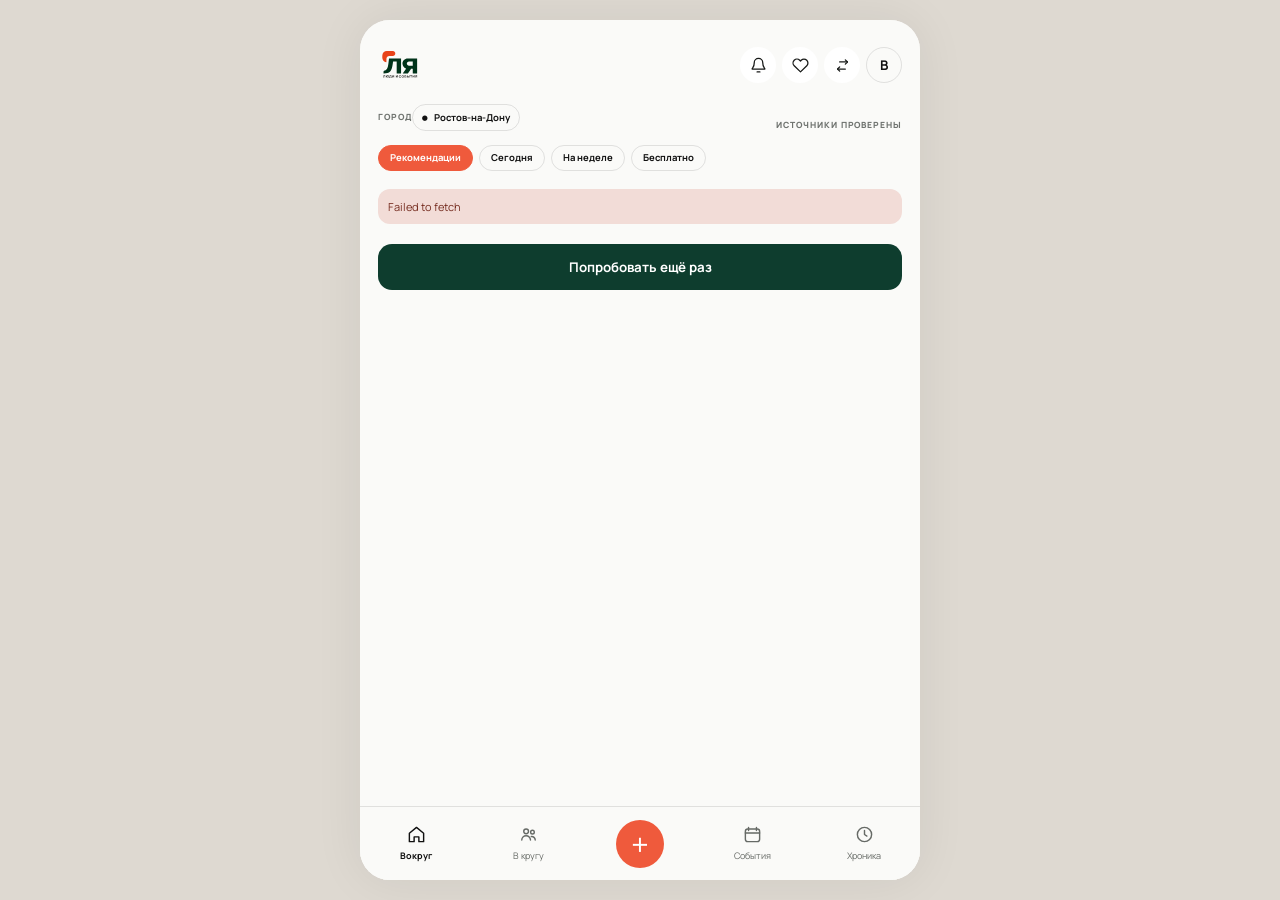
<file: index.html>
<!doctype html>
<html lang="ru">
<head>
  <meta charset="utf-8">
  <meta name="viewport" content="width=device-width,initial-scale=1,viewport-fit=cover">
  <meta name="theme-color" content="#FAFAF8">
  <title>ЛЯ — повод быть вместе</title>
  <meta name="description" content="ЛЯ помогает находить поводы и собирать своих вокруг событий, мест и идей.">
  <link rel="preconnect" href="https://fonts.googleapis.com">
  <link rel="preconnect" href="https://fonts.gstatic.com" crossorigin>
  <link href="https://fonts.googleapis.com/css2?family=Manrope:wght@400;500;600;700;800&display=swap" rel="stylesheet">
  <link rel="stylesheet" href="/styles.css?v=20261005-5">
  <link rel="stylesheet" href="/calendar-day-v2.css?v=20261005-1">
  <link rel="stylesheet" href="/event-detail.css?v=20260924-2">
  <link rel="stylesheet" href="/event-redesign.css?v=20260915-5">
  <link rel="stylesheet" href="/event-management.css?v=20260915-5">
  <link rel="stylesheet" href="/event-preferences.css?v=20260915-5">
  <link rel="stylesheet" href="/afisha.css?v=20261005-2">
  <link rel="stylesheet" href="/avatar-profile.css?v=20260915-5">
  <link rel="stylesheet" href="/home-tools.css?v=20260915-5">
  <link rel="stylesheet" href="/home-discovery.css?v=20261005-1">
  <link rel="stylesheet" href="/place-detail.css?v=20261005-2">
  <link rel="stylesheet" href="/social-hub.css?v=20261005-1">
  <link rel="stylesheet" href="/community-detail.css?v=20261005-2">
  <link rel="stylesheet" href="/create-landing-v2.css?v=20261005-2">
  <link rel="stylesheet" href="/event-circle-invite.css?v=20261005-2">
  <link rel="stylesheet" href="/chronicle-v2.css?v=20261005-2">
  <link rel="stylesheet" href="/profile-v2.css?v=20261005-3">
  <link rel="stylesheet" href="/business-hub.css?v=20261005-9">
</head>
<body>
<div class="app">
  <section class="view active" data-view="home">
    <header class="top"><div><div class="ey">ЛЯ · ВОКРУГ</div><h1>Найди повод быть вместе</h1><p>События, места и люди вокруг — выбери повод и позови своих.</p></div><div class="homeTopActions" id="home-top-actions"><button class="homeToolButton homeNotifications" type="button" aria-label="Оповещения" title="Оповещения"><svg viewBox="0 0 24 24" aria-hidden="true"><path d="M18 8a6 6 0 0 0-12 0c0 7-3 7-3 9h18c0-2-3-2-3-9"></path><path d="M10 21h4"></path></svg><span class="homeToolBadge" hidden></span></button><button class="homeToolButton homeLiked" type="button" aria-label="Понравилось" title="Понравилось"><svg viewBox="0 0 24 24" aria-hidden="true"><path d="M20.8 4.6a5.5 5.5 0 0 0-7.8 0L12 5.7l-1.1-1.1a5.5 5.5 0 0 0-7.8 7.8l1.1 1.1L12 21l7.8-7.5 1.1-1.1a5.5 5.5 0 0 0-.1-7.8z"></path></svg><span class="homeToolBadge" hidden></span></button><button class="homeToolButton homeCompare" type="button" aria-label="Сравнение" title="Сравнение"><svg viewBox="0 0 24 24" aria-hidden="true"><path d="M8 7h11"></path><path d="m16 4 3 3-3 3"></path><path d="M16 17H5"></path><path d="m8 14-3 3 3 3"></path></svg><span class="homeToolBadge" hidden></span></button><button class="avatar js-profile">В</button></div></header>
    <div class="afishaIntro"><div><span class="ey">ГОРОД</span><div class="afishaCity" id="afisha-city-label">Ростов-на-Дону</div></div><span class="ey">ИСТОЧНИКИ ПРОВЕРЕНЫ</span></div>
    <div class="afishaFilters"><button class="active" data-af-filter="for-me">Для меня</button><button data-af-filter="today">Сегодня</button><button data-af-filter="week">На неделе</button><button data-af-filter="free">Бесплатно</button></div>
    <div id="afisha-root"></div>
  </section>

  <section class="view" data-view="calendar">
    <header class="top"><div><div class="ey">ВАШИ ПЛАНЫ ВМЕСТЕ</div><h1 id="calendar-title">События</h1><p>Приглашения, встречи и события, на которые вы уже собираетесь со своими.</p></div><button class="avatar js-profile">В</button></header>
    <div class="calendarModes" id="calendar-modes"><button class="active" data-cal-mode="month">Месяц</button><button data-cal-mode="week">Неделя</button><button data-cal-mode="day">День</button></div>
    <div class="calendarNav"><button id="calendar-prev">←</button><button id="calendar-today">Сегодня</button><button id="calendar-next">→</button></div>
    <div id="calendar-grid" class="calendarGrid"></div>
    <div class="sectionHead dayHead"><div><span class="ey" id="selected-date-label">ВЫБРАННЫЙ ДЕНЬ</span><h2 id="selected-date-title">Сегодня</h2></div></div>
    <div id="day-events"><p class="muted">Войдите, чтобы увидеть события.</p></div>
  </section>

  <section class="view" data-view="create">
    <header class="top"><div><div class="ey">СОЗДАТЬ</div><h1>Собрать своих</h1><p>Создайте повод и позовите людей из своего круга.</p></div><button class="avatar js-profile">В</button></header>
    <button class="choice" id="private-choice"><b>01</b><span><h3>По приглашению</h3><p>Личное событие. Его видят только приглашённые.</p></span></button>
    <button class="choice disabled"><b>02</b><span><h3>Открытое</h3><p>Позже подключим события внутри сообществ.</p></span></button>
    <form class="panel" id="event-form" hidden><span class="ey">НОВОЕ ЛИЧНОЕ СОБЫТИЕ</span><h3>Черновик</h3><label>Название<input id="event-title" required placeholder="Например, спа-девичник"></label><div class="two"><label>Дата<input id="event-date" type="date" required></label><label>Время<input id="event-time" type="time" required></label></div><label>Место<input id="event-place" placeholder="Где встречаемся"></label><label>Ссылка на реальное мероприятие<input id="event-source" type="url" placeholder="https://..."></label><p class="muted" style="margin:-4px 0 12px">Если встреча связана с афишей, сайтом или бронированием — ссылка будет доступна участникам в карточке события.</p><div id="event-status" class="status" hidden></div><button class="primary">Сохранить черновик</button></form>
  </section>

  <section class="view" data-view="communities"><header class="top"><div><div class="ey">СООБЩЕСТВА</div><h1>Люди вокруг интереса</h1><p>Здесь появятся реальные сообщества и их открытые события.</p></div><button class="avatar js-profile">В</button></header><div class="callout"><span class="ey">ПОКА ТИХО</span><h2>Не будем придумывать людей.</h2><p>В тестовой версии сообщества подключим после проверки главного сценария: найти событие → собрать компанию → встретиться.</p></div></section>
  <section class="view" data-view="chronicle"><header class="top"><div><div class="ey">ХРОНИКА</div><h1>То, что было вместе</h1><p>Сохраняйте прожитое и повторяйте встречи, снова приглашая своих.</p></div><button class="avatar js-profile">В</button></header><div id="chronicle-list"><p class="muted">Загружаю хронику…</p></div></section>
  <section class="view standalone eventView" data-view="event"><button class="eventBack" id="event-back">← Назад</button><div id="event-detail-root"><p class="muted">Загружаю событие…</p></div></section>
  <section class="view standalone" data-view="profile"><button class="back js-home">← Главная</button><div id="profile-root"></div></section>
  <section class="view standalone businessView" data-view="business"><div id="business-root"></div></section>
  <section class="view standalone" data-view="login"><button class="back js-home">← Посмотреть приложение</button><div class="auth"><span class="ey">ЛЯ</span><h2 id="auth-title">Вход</h2><div class="tabs" id="auth-tabs"><button id="signup-tab">Регистрация</button><button id="login-tab" class="active">Почта и пароль</button></div><form id="auth-form"><button type="button" class="repeat authPinLogin" id="login-with-pin" hidden>Войти по PIN</button><label id="name-field" style="display:none">Имя<input id="auth-name" required></label><label>Email<input id="auth-email" type="email" autocomplete="email" required></label><label>Пароль<input id="auth-password" type="password" autocomplete="current-password" minlength="6" required></label><button type="button" class="authLink" id="forgot-password">Не помню пароль</button><div id="auth-status" class="status" hidden></div><button id="auth-submit" class="primary">Войти</button></form><div id="password-reset-request" hidden><p class="authIntro">Введите почту аккаунта — пришлём ссылку для восстановления доступа.</p><form id="password-reset-request-form"><label>Email<input id="reset-email" type="email" autocomplete="email" required></label><div id="reset-request-status" class="status" hidden></div><button type="submit" class="primary">Отправить ссылку</button><button type="button" class="authLink authBackLink" id="reset-request-back">← Назад ко входу</button></form></div></div></section>

  <div class="pinGate" id="pin-gate" hidden><div class="pinGateCard"><span class="ey">ЛЯ · БЫСТРЫЙ ВХОД</span><h2>Введите PIN</h2><p id="pin-gate-user">4 цифры</p><form id="pin-unlock-form"><input id="pin-unlock-input" class="pinInput" type="password" inputmode="numeric" pattern="[0-9]*" maxlength="4" autocomplete="off" aria-label="PIN"><div id="pin-unlock-status" class="status" hidden></div><button type="submit" class="primary">Войти</button></form><button type="button" class="authLink pinForgot" id="pin-forgot">Не помню PIN</button></div></div>
<div class="pinGate" id="pin-setup-gate" hidden><div class="pinGateCard"><span class="ey">ЛЯ · БЫСТРЫЙ ВХОД</span><h2>Придумайте PIN</h2><p>4 цифры для быстрого входа на этом устройстве. Пароль аккаунта остаётся запасным способом входа.</p><form id="pin-setup-form"><label>PIN<input id="pin-setup-input" class="pinInput" type="password" inputmode="numeric" pattern="[0-9]*" maxlength="4" autocomplete="off" required></label><label>Повторите PIN<input id="pin-setup-input-2" class="pinInput" type="password" inputmode="numeric" pattern="[0-9]*" maxlength="4" autocomplete="off" required></label><div id="pin-setup-status" class="status" hidden></div><button type="submit" class="primary">Сохранить PIN</button></form></div></div>
<div class="afishaCompareBar" id="afisha-compare-bar" hidden></div>
  <div class="afishaModal" id="afisha-compare-modal" hidden><div class="afishaSheet"><div class="afishaSheetHead"><h2>Сравнение</h2><button id="close-afisha-compare">×</button></div><div id="afisha-compare-body"></div></div></div>
  <nav class="bottom" id="bottom-nav"><button class="nav active" data-go="home"><svg viewBox="0 0 24 24" aria-hidden="true"><path d="M3 10.5 12 3l9 7.5V21h-6v-6H9v6H3Z"></path></svg><span>Вокруг</span></button><button class="nav" data-go="communities"><svg viewBox="0 0 24 24" aria-hidden="true"><circle cx="9" cy="8" r="3"></circle><path d="M3.5 19a5.5 5.5 0 0 1 11 0"></path><circle cx="17" cy="9" r="2.3"></circle><path d="M15.5 14.6a4.4 4.4 0 0 1 5 4.4"></path></svg><span>В кругу</span></button><button class="nav plus" data-go="create" aria-label="Создать"><b class="createNavPlus" aria-hidden="true">+</b></button><button class="nav" data-go="calendar"><svg viewBox="0 0 24 24" aria-hidden="true"><rect x="3" y="5" width="18" height="16" rx="3"></rect><path d="M7 3v4M17 3v4M3 10h18"></path></svg><span>События</span></button><button class="nav" data-go="chronicle"><svg viewBox="0 0 24 24" aria-hidden="true"><circle cx="12" cy="12" r="9"></circle><path d="M12 7v5l3 2"></path></svg><span>Хроника</span></button></nav>
</div>

<script>
(function(){
  var root=document.getElementById('afisha-root');
  var seed=[
    {id:'65dd3d87-e1dd-4ab9-bc2b-0fb452de02c6',title:'Ани Лорак. Шоу «Аура»',description:'Большой концерт в Ростове-на-Дону.',category:'music',starts_at:'2026-09-16T18:00:00Z',venue:'Embargo',source_name:'Афиша',source_url:'https://www.afisha.ru/rostov-na-donu/events/na-sentyabr/exhibitions/concerts/',price_text:'от 4 800 ₽',is_free:false},
    {id:'cd24d55d-d829-48f0-be0d-594b1ee0fa69',title:'Найка Казиева. Сольный стендап-концерт',description:'Сольный стендап-концерт.',category:'humor',starts_at:'2026-09-17T17:00:00Z',venue:'Пересвет-арена',source_name:'Афиша',source_url:'https://www.afisha.ru/rostov-na-donu/events/17-sentyabrya/concerts/',price_text:'от 1 500 ₽',is_free:false},
    {id:'4fa73a69-ea56-487a-a6e2-849b9fff98de',title:'Б.А.У.',description:'Концерт тяжёлой музыки.',category:'music',starts_at:'2026-09-18T17:00:00Z',venue:'Кроп Арена',source_name:'Афиша',source_url:'https://www.afisha.ru/rostov-na-donu/schedule_concert/na-sentyabr/s-biletami/',price_text:'от 1 800 ₽',is_free:false},
    {id:'b82e0574-f443-4dae-b992-54e400b35d00',title:'Хор русского рока при свечах. Оркестр CAGMO',description:'Русский рок в оркестровом исполнении при свечах.',category:'music',starts_at:'2026-09-19T15:00:00Z',venue:'ДК «Ростсельмаш»',source_name:'Афиша',source_url:'https://www.afisha.ru/rostov-na-donu/events/19-sentyabrya/concerts/',price_text:'от 2 300 ₽',is_free:false},
    {id:'ec60b4fb-8b98-4995-8624-c53c23b94a65',title:'Шоу виртуозов: Yanni Symphony',description:'Оркестровое шоу в арт-пространстве.',category:'music',starts_at:'2026-09-20T14:00:00Z',venue:'Арт-пространство «Особняк 1898»',source_name:'Афиша',source_url:'https://www.afisha.ru/rostov-na-donu/schedule_concert/na-sentyabr/',price_text:'от 2 000 ₽',is_free:false},
    {id:'eb5d9e67-e95a-4659-8b0e-6d66e35a5558',title:'Марина Девятова',description:'Концерт Марины Девятовой.',category:'music',starts_at:'2026-09-23T16:00:00Z',venue:'ДК «Фестивальный»',source_name:'Афиша',source_url:'https://www.afisha.ru/rostov-na-donu/schedule_concert/na-sentyabr/',price_text:'от 1 800 ₽',is_free:false},
    {id:'50af5285-501d-432e-aea9-411eb2d60b4c',title:'Не все коту масленица',description:'Комедия по пьесе А.Н. Островского.',category:'theatre',starts_at:'2026-09-24T16:00:00Z',venue:'Ростовский театр драмы им. Горького',source_name:'Афиша',source_url:'https://www.afisha.ru/rostov-na-donu/events/na-sentyabr/',price_text:'от 1 700 ₽',is_free:false},
    {id:'7ef31da4-55a1-4fa3-8c60-0227659ec0b5',title:'Симфония Майкла Джексона при свечах. Оркестр CAGMO',description:'Симфоническая программа музыки Майкла Джексона.',category:'music',starts_at:'2026-09-25T16:00:00Z',venue:'ДК «Ростсельмаш»',source_name:'Афиша',source_url:'https://www.afisha.ru/rostov-na-donu/events/25-sentyabrya/',price_text:'от 1 900 ₽',is_free:false},
    {id:'2e4a9c0e-139e-4727-ab38-49ab5d0e5060',title:'Магия свечей. Queen Symphony',description:'Симфоническая программа музыки Queen.',category:'music',starts_at:'2026-09-26T14:00:00Z',venue:'Арт-пространство «Особняк 1898»',source_name:'Афиша',source_url:'https://www.afisha.ru/rostov-na-donu/schedule_concert/na-sentyabr/s-biletami/',price_text:'от 1 500 ₽',is_free:false},
    {id:'db42a8b3-b591-4dd9-9dd1-224eaeab8b6e',title:'Кипелов',description:'Концерт группы «Кипелов».',category:'music',starts_at:'2026-09-30T16:00:00Z',venue:'КСК «Экспресс»',source_name:'Афиша',source_url:'https://www.afisha.ru/rostov-na-donu/events/30-sentyabrya/',price_text:'от 3 000 ₽',is_free:false}
  ];
  var current=seed.slice();
  function esc(s){return String(s==null?'':s).replace(/[&<>"']/g,function(c){return {'&':'&amp;','<':'&lt;','>':'&gt;','"':'&quot;',"'":'&#39;'}[c]})}
  function cat(c){var m={music:'Музыка',theatre:'Театр',humor:'Юмор',exhibition:'Выставки',kids:'С детьми',walks:'Прогулки',food:'Еда',sport:'Спорт'};return m[c]||'Событие'}
  function dt(v,opt){try{return new Intl.DateTimeFormat('ru-RU',opt).format(new Date(v))}catch(e){return ''}}
  function dateKey(v){try{var p=new Intl.DateTimeFormat('en-CA',{year:'numeric',month:'2-digit',day:'2-digit',timeZone:'Europe/Moscow'}).formatToParts(new Date(v)),g=function(t){for(var i=0;i<p.length;i++)if(p[i].type===t)return p[i].value;return ''};return g('year')+'-'+g('month')+'-'+g('day')}catch(e){return ''}}
  function render(items){if(!items.length){root.innerHTML='<div class="afishaEmpty">По этому фильтру пока ничего нет.</div>';return}var h='<div class="afishaFeed">';for(var i=0;i<items.length;i++){var e=items[i];h+='<article class="afishaCard" data-afisha-id="'+esc(e.id)+'" data-free="'+(e.is_free?'1':'0')+'" data-start="'+esc(e.starts_at)+'"><div class="afishaVisual '+esc(e.category)+'"><span class="afishaCategory">'+esc(cat(e.category))+'</span><div class="afishaDateArt">'+dt(e.starts_at,{day:'2-digit',timeZone:'Europe/Moscow'})+'<span>'+dt(e.starts_at,{month:'short',timeZone:'Europe/Moscow'}).replace('.','').toUpperCase()+' · '+dt(e.starts_at,{hour:'2-digit',minute:'2-digit',timeZone:'Europe/Moscow'})+'</span></div></div><div class="afishaBody"><h2>'+esc(e.title)+'</h2>'+(e.description?'<p>'+esc(e.description)+'</p>':'')+'<div class="afishaFacts"><span>'+esc(e.venue||'Место уточняется')+'</span><span>'+esc(e.is_free?'Бесплатно':e.price_text||'Цена у организатора')+'</span></div><div class="afishaActions"><button class="af-like" data-id="'+esc(e.id)+'">♡ Нравится</button><button class="af-compare" data-id="'+esc(e.id)+'">⇄ Сравнить</button><button class="collectCompany" data-id="'+esc(e.id)+'">Позвать своих</button></div><a class="afishaSource" href="'+esc(e.source_url)+'" target="_blank" rel="noopener">Источник: '+esc(e.source_name)+' ↗</a></div></article>'}root.innerHTML=h+'</div>'}
  function fallbackView(name){var views=document.querySelectorAll('.view');for(var i=0;i<views.length;i++)views[i].classList.toggle('active',views[i].getAttribute('data-view')===name);var nav=document.querySelectorAll('.nav');for(var j=0;j<nav.length;j++)nav[j].classList.toggle('active',nav[j].getAttribute('data-go')===name);var bottom=document.getElementById('bottom-nav');if(bottom)bottom.style.display=(name==='profile'||name==='login')?'none':'grid';window.scrollTo(0,0)}
  function session(){try{return JSON.parse(localStorage.getItem('vmeste_session_v1')||'null')}catch(e){return null}}
  function sheet(title,body){var old=document.querySelector('.homeToolsOverlay');if(old)old.remove();var o=document.createElement('div');o.className='homeToolsOverlay';o.innerHTML='<div class="homeToolsSheet"><div class="homeToolsHead"><h2>'+esc(title)+'</h2><button class="homeToolsClose">×</button></div><div class="homeToolsBody">'+body+'</div></div>';document.body.appendChild(o);o.querySelector('.homeToolsClose').onclick=function(){o.remove()};o.onclick=function(e){if(e.target===o)o.remove()};return o}
  function needLogin(){if(window.LyaAuth&&typeof window.LyaAuth.openLogin==='function')window.LyaAuth.openLogin();else fallbackView('login')}
  function api(url,action,payload,token,done){var x=new XMLHttpRequest();x.open('POST',url,true);x.setRequestHeader('Content-Type','application/json');if(token)x.setRequestHeader('Authorization','Bearer '+token);x.timeout=6500;x.onreadystatechange=function(){if(x.readyState!==4)return;var d={};try{d=JSON.parse(x.responseText||'{}')}catch(e){}done(x.status>=200&&x.status<300,d)};x.onerror=function(){done(false,{})};x.ontimeout=function(){done(false,{})};var b={action:action};for(var k in payload)b[k]=payload[k];x.send(JSON.stringify(b))}
  function topFallback(kind){var s=session();if(!s||!s.access_token){needLogin();return}if(kind==='notifications'){var o=sheet('Оповещения','<div class="homeToolsEmpty">Загружаю…</div>');api('https://nmeoakrpafxhpdrplsuo.supabase.co/functions/v1/vmeste-api','list_events',{},s.access_token,function(ok,d){var b=o.querySelector('.homeToolsBody');if(!ok){b.innerHTML='<div class="homeToolsEmpty">Не удалось загрузить оповещения.</div>';return}var a=(d.invited_events||[]).filter(function(e){return e.invitation_status==='pending'});b.innerHTML=a.length?a.map(function(e){return '<article class="homeNotification"><small>ПРИГЛАШЕНИЕ</small><h3>'+esc(e.title)+'</h3><p>'+esc(e.location_name||'')+'</p></article>'}).join(''):'<div class="homeToolsEmpty">Новых уведомлений пока нет.</div>'})}else if(kind==='liked'){var o2=sheet('Понравилось','<div class="homeToolsEmpty">Загружаю…</div>');api('https://nmeoakrpafxhpdrplsuo.supabase.co/functions/v1/vmeste-afisha-api','feed',{city:'Ростов-на-Дону'},s.access_token,function(ok,d){var b=o2.querySelector('.homeToolsBody');if(!ok){b.innerHTML='<div class="homeToolsEmpty">Не удалось загрузить понравившиеся.</div>';return}var ids=d.liked||[],a=(d.events||[]).filter(function(e){return ids.indexOf(e.id)>=0});b.innerHTML=a.length?a.map(function(e){return '<article class="homeLikedItem"><h3>'+esc(e.title)+'</h3><p>'+esc(e.venue||'')+'</p></article>'}).join(''):'<div class="homeToolsEmpty">Понравившихся мероприятий пока нет.</div>'})}else{var o3=sheet('Сравнение','<div class="homeToolsEmpty">Загружаю…</div>');api('https://nmeoakrpafxhpdrplsuo.supabase.co/functions/v1/vmeste-afisha-api','compare',{},s.access_token,function(ok,d){var b=o3.querySelector('.homeToolsBody'),a=d.events||[];b.innerHTML=ok&&a.length?a.map(function(e){return '<article class="homeLikedItem"><h3>'+esc(e.title)+'</h3><p>'+esc(e.venue||'')+'</p></article>'}).join(''):'<div class="homeToolsEmpty">Для сравнения пока ничего не выбрано.</div>'})}}
  function applyFilter(f){var items=current.slice(),today=dateKey(new Date()),end=new Date();end.setDate(end.getDate()+7);if(f==='today')items=items.filter(function(e){return dateKey(e.starts_at)===today});if(f==='week')items=items.filter(function(e){return new Date(e.starts_at)<=end});if(f==='free')items=items.filter(function(e){return e.is_free});render(items)}

  render(seed);
  document.addEventListener('click',function(e){
    var nav=e.target.closest&&e.target.closest('[data-go]');if(nav){e.preventDefault();e.stopImmediatePropagation();var go=nav.getAttribute('data-go'),businessMode=false;try{businessMode=(typeof window.getLyaProfileMode==='function'?window.getLyaProfileMode():localStorage.getItem('lya_profile_mode_v1'))==='business'}catch(x){}if(businessMode&&go!=='create'&&typeof window.openLyaBusinessSection==='function'){window.openLyaBusinessSection(go);return}fallbackView(go);return}
    var prof=e.target.closest&&e.target.closest('.js-profile');if(prof){e.preventDefault();e.stopImmediatePropagation();var businessMode=false;try{businessMode=(typeof window.getLyaProfileMode==='function'?window.getLyaProfileMode():localStorage.getItem('lya_profile_mode_v1'))==='business'}catch(x){}if(businessMode&&typeof window.openLyaBusinessHub==='function'){window.openLyaBusinessHub();return}fallbackView('profile');if(typeof window.renderProfile==='function')try{window.renderProfile()}catch(x){}return}
    var home=e.target.closest&&e.target.closest('.js-home');if(home){e.preventDefault();e.stopImmediatePropagation();fallbackView('home');return}
    var filter=e.target.closest&&e.target.closest('[data-af-filter]');if(filter){e.preventDefault();e.stopImmediatePropagation();var fs=document.querySelectorAll('[data-af-filter]');for(var i=0;i<fs.length;i++)fs[i].classList.toggle('active',fs[i]===filter);applyFilter(filter.getAttribute('data-af-filter'));return}
    var top=e.target.closest&&e.target.closest('.homeToolButton');if(top){if(top.classList.contains('homeNotifications'))return;e.preventDefault();e.stopImmediatePropagation();topFallback(top.classList.contains('homeLiked')?'liked':'compare');return}
  },true);

  try{var now=encodeURIComponent(new Date().toISOString()),city=encodeURIComponent('Ростов-на-Дону'),url='https://nmeoakrpafxhpdrplsuo.supabase.co/rest/v1/afisha_events?select=id,city,title,description,category,starts_at,ends_at,timezone,venue,source_name,source_url,cover_url,price_text,is_free&city=eq.'+city+'&published=eq.true&starts_at=gte.'+now+'&order=starts_at.asc&limit=60';var x=new XMLHttpRequest();x.open('GET',url,true);x.setRequestHeader('apikey','sb_publishable_44_6dVen8Hq25CDywZKLwA_8PWV4-24');x.timeout=6000;x.onreadystatechange=function(){if(x.readyState===4&&x.status>=200&&x.status<300){try{var d=JSON.parse(x.responseText);if(d&&d.length){current=d;render(d)}}catch(e){}}};x.send()}catch(e){}
})();
</script>

<script defer src="/auth-core.js?v=20261006-2"></script>
<script defer src="/app.js?v=20261006-1"></script>
<script defer src="/private-event-overrides.js?v=20260915-5"></script>
<script defer src="/event-detail.js?v=20260924-2"></script>
<script defer src="/rsvp-two-state.js?v=20260915-5"></script>
<script defer src="/event-preferences.js?v=20260915-5"></script>
<script defer src="/event-redesign.js?v=20260915-5"></script>
<script defer src="/event-management.js?v=20260915-5"></script>
<script defer src="/afisha.js?v=20261005-4"></script>
<script defer src="/calendar-day-v2.js?v=20261005-1"></script>
<script defer src="/avatar-profile.js?v=20260915-5"></script>
<script defer src="/home-tools.js?v=20261002-2"></script>
<script defer src="/community-store.js?v=20261005-1"></script>
<script defer src="/home-discovery.js?v=20261005-2"></script>
<script defer src="/place-detail.js?v=20261005-3"></script>
<script defer src="/social-hub.js?v=20261005-1"></script>
<script defer src="/community-detail.js?v=20261005-3"></script>
<script defer src="/create-landing-v2.js?v=20261005-7"></script>
<script defer src="/event-circle-invite.js?v=20261005-2"></script>
<script defer src="/chronicle-v2.js?v=20261005-2"></script>
<script defer src="/business-hub.js?v=20261005-11"></script>
<script defer src="/profile-v2.js?v=20261005-6"></script>
</body>
</html>
</file>
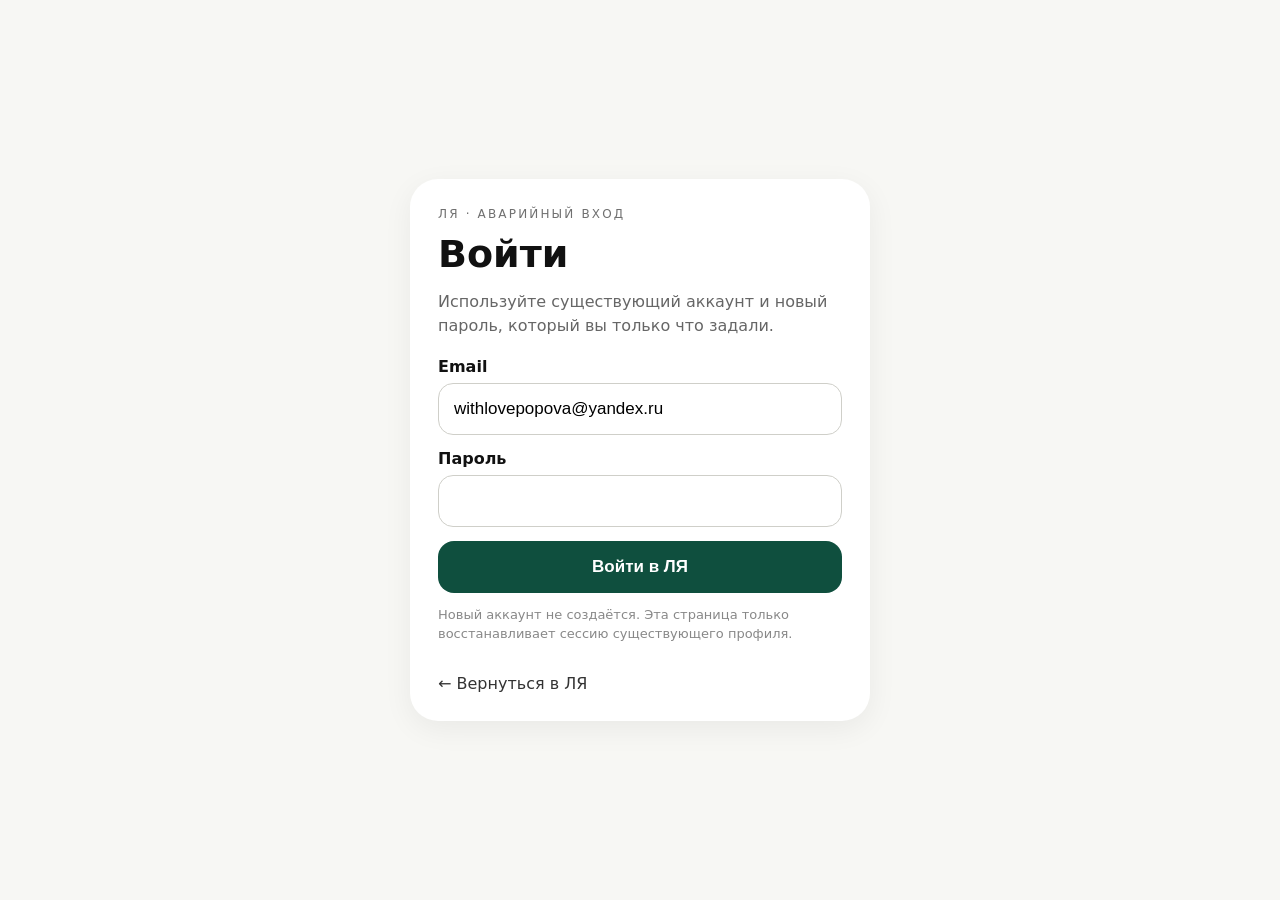
<file: login-recover.html>
<!doctype html>
<html lang="ru">
<head>
<meta charset="utf-8">
<meta name="viewport" content="width=device-width,initial-scale=1,viewport-fit=cover">
<title>ЛЯ · Вход</title>
<style>
:root{font-family:Inter,system-ui,-apple-system,BlinkMacSystemFont,"Segoe UI",sans-serif;color:#111;background:#f7f7f4}
*{box-sizing:border-box}body{margin:0;min-height:100vh;display:grid;place-items:center;padding:24px}
.card{width:min(460px,100%);background:#fff;border-radius:28px;padding:28px;box-shadow:0 8px 30px rgba(0,0,0,.06)}
.ey{font-size:12px;letter-spacing:.18em;text-transform:uppercase;color:#707070}h1{font-size:38px;line-height:1.05;margin:14px 0 10px}
p{color:#666;line-height:1.45}form{display:grid;gap:14px;margin-top:20px}label{display:grid;gap:7px;font-weight:650}
input{width:100%;font-size:17px;padding:15px;border:1px solid #cfcfc9;border-radius:15px;background:#fff}
button{border:0;border-radius:16px;padding:16px 18px;font-size:17px;font-weight:750;background:#0f4f3e;color:#fff}
button:disabled{opacity:.45}.status{margin-top:14px;padding:14px;border-radius:14px;background:#f1f1ed;color:#333}
.status.error{background:#f8e8e4;color:#8a352d}.status.ok{background:#e7f2ed;color:#174f3d}
.back{display:inline-block;margin-top:18px;color:#333;text-decoration:none}.small{font-size:13px;color:#888}
</style>
</head>
<body>
<main class="card">
<div class="ey">ЛЯ · аварийный вход</div>
<h1>Войти</h1>
<p>Используйте существующий аккаунт и новый пароль, который вы только что задали.</p>
<form id="login-form">
  <label>Email<input id="email" type="email" autocomplete="email" value="withlovepopova@yandex.ru" required></label>
  <label>Пароль<input id="password" type="password" autocomplete="current-password" minlength="6" required></label>
  <button id="submit" type="submit">Войти в ЛЯ</button>
</form>
<div id="status" class="status" hidden></div>
<p class="small">Новый аккаунт не создаётся. Эта страница только восстанавливает сессию существующего профиля.</p>
<a class="back" href="/">← Вернуться в ЛЯ</a>
</main>
<script>
(function(){
  const API='https://nmeoakrpafxhpdrplsuo.supabase.co/functions/v1/vmeste-api';
  const SESSION_KEY='vmeste_session_v1';
  const DEVICE_KEY='lya_pin_device_session_v1';
  const PIN_KEY='lya_pin_v1';
  const UNLOCK_KEY='lya_pin_unlocked_v1';

  function show(msg,kind){
    const el=document.getElementById('status');
    el.hidden=false;
    el.className='status'+(kind?' '+kind:'');
    el.textContent=msg;
  }

  document.getElementById('login-form').addEventListener('submit',async function(e){
    e.preventDefault();
    const btn=document.getElementById('submit');
    const email=document.getElementById('email').value.trim();
    const password=document.getElementById('password').value;
    btn.disabled=true;
    show('Вхожу…','');
    try{
      const r=await fetch(API,{
        method:'POST',
        headers:{'Content-Type':'application/json'},
        body:JSON.stringify({action:'login',email:email,password:password})
      });
      const d=await r.json().catch(()=>({}));
      if(!r.ok||!d.session)throw new Error(d.error||'Не удалось войти');

      localStorage.setItem(SESSION_KEY,JSON.stringify(d.session));
      localStorage.removeItem(PIN_KEY);
      localStorage.removeItem(DEVICE_KEY);
      sessionStorage.removeItem(UNLOCK_KEY);

      show('Вход выполнен. Возвращаю в ЛЯ…','ok');
      setTimeout(()=>location.replace('/'),350);
    }catch(err){
      show((err&&err.message)||'Не удалось войти','error');
    }finally{
      btn.disabled=false;
    }
  });
})();
</script>
</body>
</html>
</file>
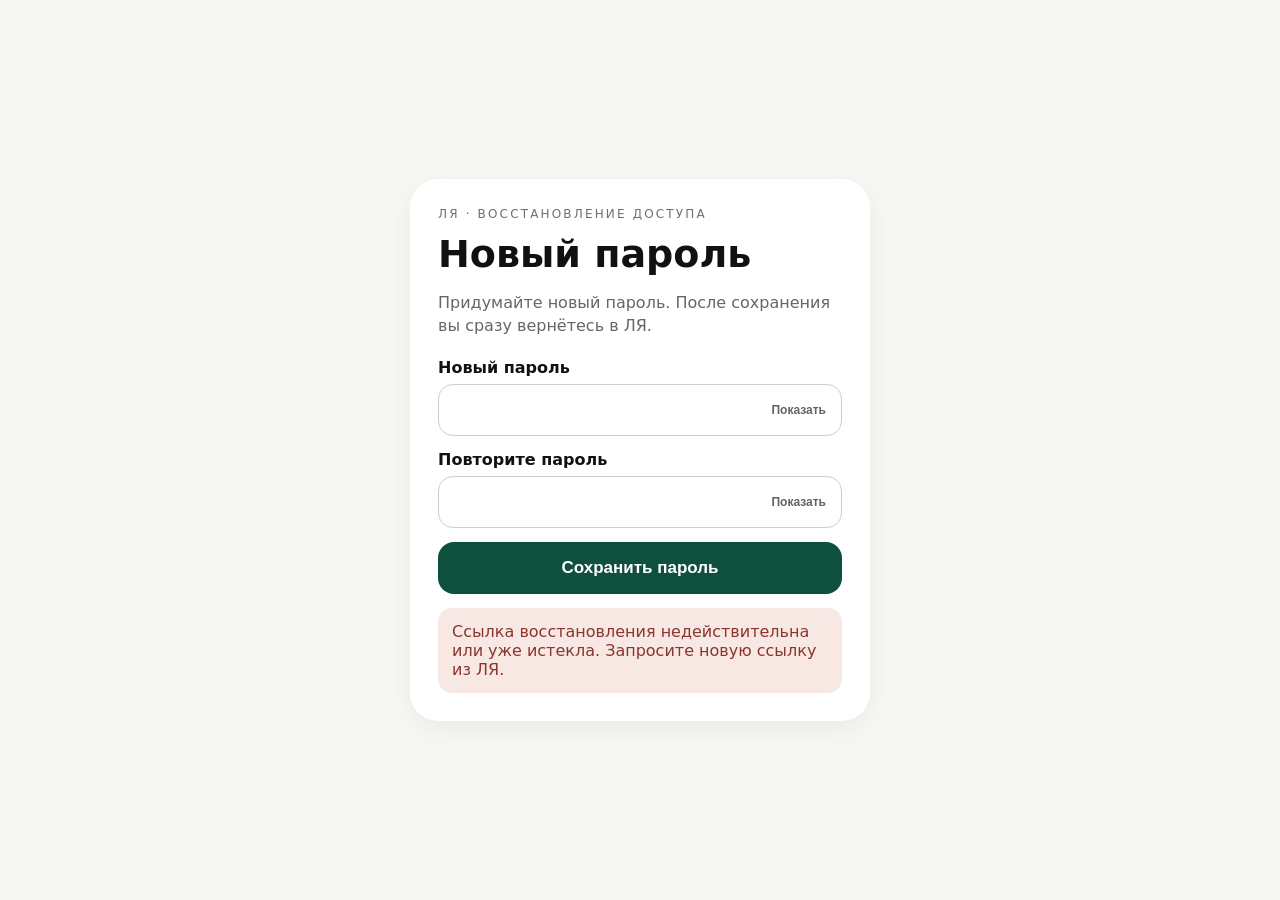
<file: password-recover.html>
<!doctype html>
<html lang="ru">
<head>
<meta charset="utf-8">
<meta name="viewport" content="width=device-width,initial-scale=1,viewport-fit=cover">
<title>ЛЯ · Новый пароль</title>
<style>
:root{font-family:Inter,system-ui,-apple-system,BlinkMacSystemFont,"Segoe UI",sans-serif;color:#111;background:#f7f7f4}
*{box-sizing:border-box}body{margin:0;min-height:100vh;display:grid;place-items:center;padding:24px}
.card{width:min(460px,100%);background:#fff;border-radius:28px;padding:28px;box-shadow:0 8px 30px rgba(0,0,0,.06)}
.ey{font-size:12px;letter-spacing:.18em;text-transform:uppercase;color:#707070}h1{font-size:38px;line-height:1.05;margin:14px 0 10px}
p{color:#666;line-height:1.45}form{display:grid;gap:14px;margin-top:20px}label{display:grid;gap:7px;font-weight:650}
input{width:100%;font-size:17px;padding:15px;border:1px solid #cfcfc9;border-radius:15px;background:#fff}
.pw{position:relative}.pw input{padding-right:78px}.pw button{position:absolute;right:8px;top:50%;transform:translateY(-50%);border:0;background:transparent;color:#5f665f;padding:8px;font-size:12px;font-weight:700}
button{border:0;border-radius:16px;padding:16px 18px;font-size:17px;font-weight:750;background:#0f4f3e;color:#fff}
button:disabled{opacity:.45}.status{margin-top:14px;padding:14px;border-radius:14px;background:#f1f1ed;color:#333}
.status.error{background:#f8e8e4;color:#8a352d}.status.ok{background:#e7f2ed;color:#174f3d}
</style>
</head>
<body>
<main class="card">
<div class="ey">ЛЯ · восстановление доступа</div>
<h1>Новый пароль</h1>
<p id="intro">Придумайте новый пароль. После сохранения вы сразу вернётесь в ЛЯ.</p>
<form id="form">
  <label>Новый пароль<div class="pw"><input id="password" type="password" autocomplete="new-password" minlength="6" required><button type="button" data-toggle="password">Показать</button></div></label>
  <label>Повторите пароль<div class="pw"><input id="password2" type="password" autocomplete="new-password" minlength="6" required><button type="button" data-toggle="password2">Показать</button></div></label>
  <button id="submit" type="submit">Сохранить пароль</button>
</form>
<div id="status" class="status" hidden></div>
</main>
<script>
(function(){
  const API='https://nmeoakrpafxhpdrplsuo.supabase.co/functions/v1/vmeste-api';
  const SESSION_KEY='vmeste_session_v1';
  const PIN_KEY='lya_pin_v1';
  const DEVICE_KEY='lya_pin_device_session_v1';
  const UNLOCK_KEY='lya_pin_unlocked_v1';
  const hash=new URLSearchParams(location.hash.replace(/^#/,''));
  const access=hash.get('access_token')||'';
  const refresh=hash.get('refresh_token')||'';
  const type=hash.get('type')||'';

  function show(msg,kind){const el=document.getElementById('status');el.hidden=false;el.className='status'+(kind?' '+kind:'');el.textContent=msg}
  async function call(action,payload,token){
    const r=await fetch(API,{method:'POST',headers:Object.assign({'Content-Type':'application/json'},token?{Authorization:'Bearer '+token}:{}),body:JSON.stringify(Object.assign({action},payload||{}))});
    const d=await r.json().catch(()=>({}));
    if(!r.ok)throw new Error(d.error||'Ошибка запроса');
    return d;
  }
  document.querySelectorAll('[data-toggle]').forEach(function(btn){
    btn.addEventListener('click',function(){
      const input=document.getElementById(btn.getAttribute('data-toggle'));
      const show=input.type==='password';input.type=show?'text':'password';btn.textContent=show?'Скрыть':'Показать';
    });
  });
  if(!access||type!=='recovery'){
    document.getElementById('form').hidden=true;
    show('Ссылка восстановления недействительна или уже истекла. Запросите новую ссылку из ЛЯ.','error');
    return;
  }

  document.getElementById('form').addEventListener('submit',async function(e){
    e.preventDefault();
    const a=document.getElementById('password').value,b=document.getElementById('password2').value,btn=document.getElementById('submit');
    if(a.length<6){show('Пароль должен быть не короче 6 символов.','error');return}
    if(a!==b){show('Пароли не совпадают.','error');return}
    btn.disabled=true;show('Сохраняю новый пароль…','');
    try{
      await call('update_password',{password:a},access);
      let s=null;
      if(refresh){
        try{const fresh=await call('refresh',{refresh_token:refresh},'');s=fresh.session||null}catch(e){}
      }
      if(!s){
        const me=await call('me',{},access);
        s={access_token:access,refresh_token:refresh,token_type:'bearer',user:me.user};
      }
      localStorage.setItem(SESSION_KEY,JSON.stringify(s));
      localStorage.removeItem(PIN_KEY);
      localStorage.removeItem(DEVICE_KEY);
      sessionStorage.removeItem(UNLOCK_KEY);
      sessionStorage.setItem('lya_offer_pin_once_v1','1');
      show('Готово. Возвращаю в ЛЯ…','ok');
      history.replaceState(null,'',location.pathname);
      setTimeout(()=>location.replace('/'),350);
    }catch(err){show(err.message||'Не удалось сохранить пароль.','error')}
    finally{btn.disabled=false}
  });
})();
</script>
</body>
</html>
</file>
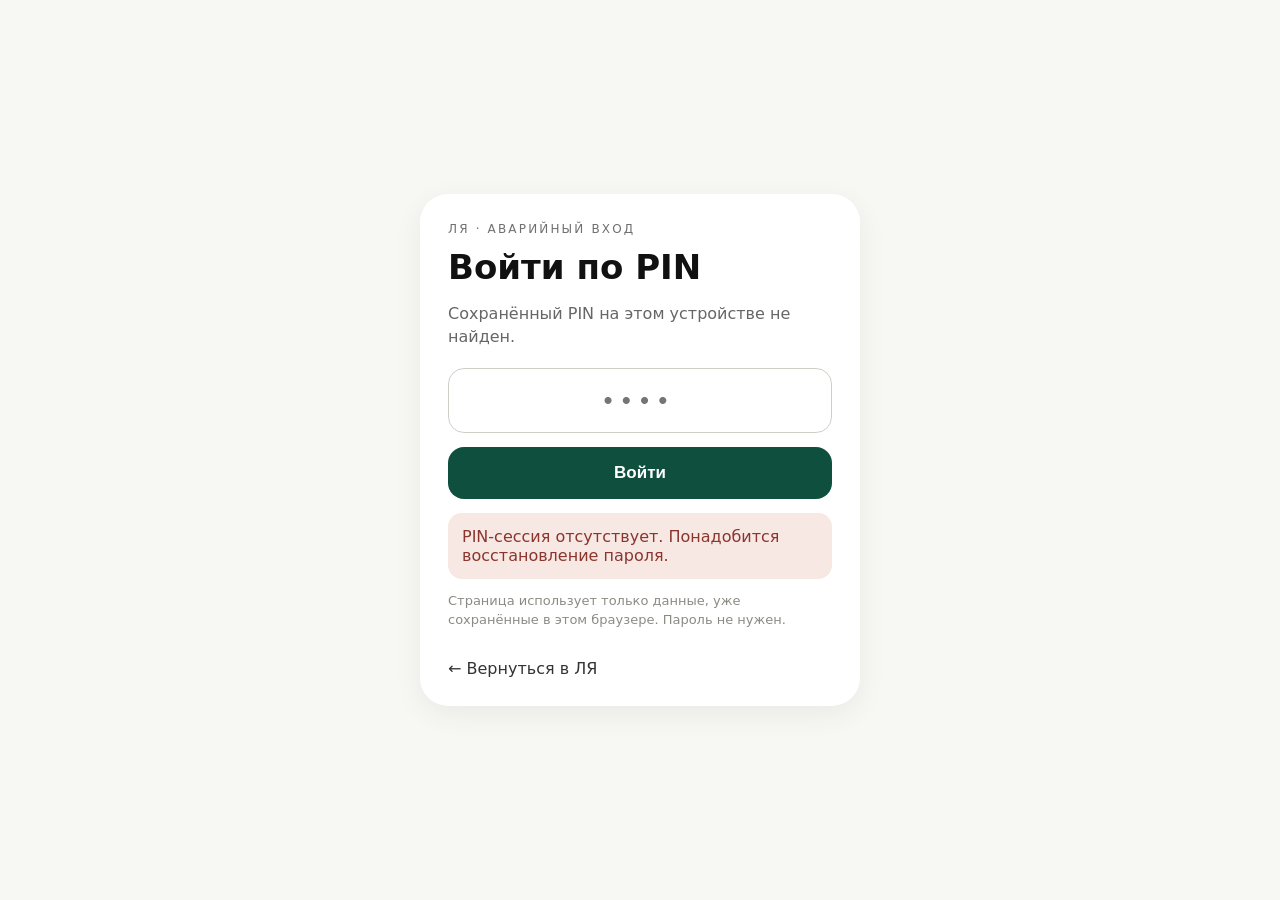
<file: pin-recover.html>
<!doctype html>
<html lang="ru">
<head>
  <meta charset="utf-8">
  <meta name="viewport" content="width=device-width,initial-scale=1,viewport-fit=cover">
  <title>ЛЯ · Восстановление входа</title>
  <style>
    :root{font-family:Inter,system-ui,-apple-system,BlinkMacSystemFont,"Segoe UI",sans-serif;color:#111;background:#f7f7f4}
    *{box-sizing:border-box}
    body{margin:0;min-height:100vh;display:grid;place-items:center;padding:24px}
    .card{width:min(440px,100%);background:#fff;border-radius:28px;padding:28px;box-shadow:0 8px 30px rgba(0,0,0,.06)}
    .ey{font-size:12px;letter-spacing:.18em;text-transform:uppercase;color:#707070}
    h1{font-size:34px;line-height:1.05;margin:14px 0 10px}
    p{color:#666;line-height:1.45}
    .email{font-size:14px;color:#333;margin:8px 0 20px}
    form{display:grid;gap:14px}
    input{width:100%;font-size:26px;letter-spacing:.35em;text-align:center;padding:16px;border:1px solid #cfcfc9;border-radius:16px;background:#fff}
    button{border:0;border-radius:16px;padding:16px 18px;font-size:17px;font-weight:700;background:#0f4f3e;color:#fff}
    button:disabled{opacity:.45}
    .status{margin-top:14px;padding:14px;border-radius:14px;background:#f1f1ed;color:#333}
    .status.error{background:#f8e8e4;color:#8a352d}
    .muted{font-size:13px;color:#8b8b84}
    .back{display:inline-block;margin-top:16px;color:#333;text-decoration:none}
  </style>
</head>
<body>
  <main class="card">
    <div class="ey">ЛЯ · аварийный вход</div>
    <h1>Войти по PIN</h1>
    <p id="intro">Проверяю сохранённый PIN на этом устройстве…</p>
    <div class="email" id="email"></div>
    <form id="pin-form" hidden>
      <input id="pin" type="password" inputmode="numeric" pattern="[0-9]*" maxlength="4" autocomplete="off" aria-label="PIN" placeholder="••••">
      <button id="submit" type="submit">Войти</button>
    </form>
    <div id="status" class="status" hidden></div>
    <p class="muted">Страница использует только данные, уже сохранённые в этом браузере. Пароль не нужен.</p>
    <a class="back" href="/">← Вернуться в ЛЯ</a>
  </main>
<script>
(function(){
  const API='https://nmeoakrpafxhpdrplsuo.supabase.co/functions/v1/vmeste-api';
  const PIN_KEY='lya_pin_v1';
  const DEVICE_KEY='lya_pin_device_session_v1';
  const SESSION_KEY='vmeste_session_v1';
  const UNLOCK_KEY='lya_pin_unlocked_v1';
  const FAIL_KEY='lya_pin_fail_v1';

  const $=s=>document.querySelector(s);
  function read(key){try{return JSON.parse(localStorage.getItem(key)||'null')}catch{return null}}
  function show(message,error=false){const s=$('#status');s.hidden=false;s.className=error?'status error':'status';s.textContent=message}
  function maskEmail(v){
    if(!v||!v.includes('@'))return '';
    const [a,b]=v.split('@');return (a.slice(0,2)||'')+'***@'+b;
  }
  async function hashPin(pin,salt,userId){
    const bytes=new TextEncoder().encode(String(pin)+'|'+String(salt)+'|'+String(userId||''));
    const digest=await crypto.subtle.digest('SHA-256',bytes);
    return Array.from(new Uint8Array(digest),b=>b.toString(16).padStart(2,'0')).join('');
  }
  async function refresh(refreshToken){
    const r=await fetch(API,{method:'POST',headers:{'Content-Type':'application/json'},body:JSON.stringify({action:'refresh',refresh_token:refreshToken})});
    const d=await r.json().catch(()=>({}));
    if(!r.ok||!d.session)throw new Error(d.error||'Не удалось восстановить сессию');
    return d.session;
  }

  const cfg=read(PIN_KEY),device=read(DEVICE_KEY);
  if(!cfg){
    $('#intro').textContent='Сохранённый PIN на этом устройстве не найден.';
    show('PIN-сессия отсутствует. Понадобится восстановление пароля.',true);
    return;
  }
  $('#intro').textContent='PIN найден. Введите 4 цифры.';
  $('#email').textContent=maskEmail(cfg.email||device?.email||'');
  $('#pin-form').hidden=false;
  setTimeout(()=>$('#pin').focus(),0);

  $('#pin').addEventListener('input',e=>{
    e.target.value=e.target.value.replace(/\D/g,'').slice(0,4);
    if(e.target.value.length===4)$('#pin-form').requestSubmit();
  });

  $('#pin-form').addEventListener('submit',async e=>{
    e.preventDefault();
    const btn=$('#submit'),input=$('#pin'),pin=input.value.trim();
    if(!/^\d{4}$/.test(pin)){show('Введите 4 цифры.',true);return}
    btn.disabled=true;
    try{
      const hash=await hashPin(pin,cfg.salt,cfg.user_id);
      if(hash!==cfg.hash){
        input.value='';input.focus();show('PIN не подошёл.',true);return;
      }
      if(!device?.refresh_token){
        show('PIN верный, но сохранённая сессия устройства отсутствует. Нужен сброс пароля.',true);return;
      }
      show('PIN верный. Восстанавливаю вход…');
      const session=await refresh(device.refresh_token);
      localStorage.setItem(SESSION_KEY,JSON.stringify(session));
      localStorage.setItem(DEVICE_KEY,JSON.stringify({
        version:1,
        refresh_token:session.refresh_token,
        user_id:session.user?.id||cfg.user_id||device.user_id||'',
        email:session.user?.email||cfg.email||device.email||'',
        updated_at:new Date().toISOString()
      }));
      sessionStorage.setItem(UNLOCK_KEY,'1');
      localStorage.removeItem(FAIL_KEY);
      show('Готово. Возвращаю в ЛЯ…');
      setTimeout(()=>location.replace('/'),350);
    }catch(err){
      show(err?.message||'Не удалось восстановить вход.',true);
    }finally{btn.disabled=false}
  });
})();
</script>
</body>
</html>
</file>
<file: styles.css>
*{box-sizing:border-box}html{background:#d9d6cf}body{margin:0;background:#FAFAF8;color:#171815;font:14px Arial,sans-serif}.app{width:min(100%,560px);min-height:100vh;margin:auto;background:#FAFAF8;position:relative;box-shadow:0 0 50px #00000012}.view{display:none;min-height:100vh;padding:28px 22px 108px}.view.active{display:block}.ey{font-size:10px;font-weight:700;letter-spacing:1.7px}.top{display:flex;justify-content:space-between;gap:15px;margin-bottom:24px}.top h1,h1,h2,h3{font-family:Georgia,serif;font-weight:500}.top h1{font-size:38px;line-height:1;margin:7px 0 8px}.top p,.muted,.choice p,.community p,.history p{font-size:12px;line-height:1.5;color:#77776f;margin:0}.avatar{width:40px;height:40px;border:0;border-radius:50%;background:#171815;color:#fff;font-weight:700}.filters{display:flex;gap:8px;overflow:auto;margin:0 -22px 20px;padding:0 22px}.filters button{border:1px solid #d8d1c6;border-radius:99px;background:transparent;padding:9px 14px;white-space:nowrap}.filters .active{background:#171815;color:#fff}.hero{min-height:300px;border-radius:28px;background:#30332f;color:#fff;padding:22px;display:flex;flex-direction:column;justify-content:flex-end;position:relative;overflow:hidden}.hero:after{content:"";position:absolute;width:220px;height:220px;border:1px solid #ffffff30;border-radius:50%;right:-55px;top:-35px}.hero .date{position:absolute;top:22px;left:22px;font-size:10px;letter-spacing:1.4px}.hero .num{position:absolute;right:24px;top:62px;font:italic 84px Georgia;color:#e87055}.hero h2{font-size:34px;margin:0 0 7px;position:relative}.hero p{color:#d4d6d1;position:relative;max-width:300px}.heroFoot{display:flex;justify-content:space-between;border-top:1px solid #ffffff33;padding-top:14px;margin-top:15px;position:relative}.sectionHead{margin:32px 0 14px}.sectionHead h2{font-size:28px;margin:5px 0}.cards{display:grid;gap:12px}.card{display:grid;grid-template-columns:108px 1fr;background:#fff;border-radius:20px;overflow:hidden;min-height:148px}.art{padding:12px;position:relative}.art.clay{background:#c67861}.art.sage{background:#aab49b}.art.dark{background:#34383b;color:#fff}.art span{font-size:8px;font-weight:700;letter-spacing:.8px}.art b{position:absolute;bottom:10px;left:12px;font:italic 34px Georgia}.copy{padding:15px}.copy small{font-size:8px;color:#777}.copy h3{font-size:20px;margin:8px 0 5px}.copy p{font-size:11px;color:#777;margin:0}.copy>div{display:flex;justify-content:space-between;margin-top:17px;font-size:10px}.callout{margin-top:34px;background:#e7dfd2;border-radius:24px;padding:26px}.callout h2{font-size:31px;margin:7px 0}.callout p{color:#66685f}.week{display:grid;grid-template-columns:repeat(7,1fr);gap:5px;margin-bottom:28px}.week>div{text-align:center;padding:10px 2px;border-radius:15px}.week span{display:block;font-size:8px;color:#777;margin-bottom:6px}.week b{font:500 18px Georgia}.week .selected{background:#171815;color:#fff}.week .selected span{color:#ddd}.timeline{display:grid;grid-template-columns:60px 1fr;gap:14px;border-top:1px solid #d8d1c6;padding:18px 0}.time{font:17px Georgia}.timelineCard{background:#fff;border-radius:18px;padding:16px}.timelineCard h3{font-size:22px;margin:6px 0}.choice{width:100%;display:grid;grid-template-columns:44px 1fr;gap:12px;text-align:left;border:1px solid #d8d1c6;background:#fff;border-radius:20px;padding:18px;margin-bottom:11px}.choice>b{font:italic 22px Georgia}.choice h3{font-size:20px;margin:0 0 5px}.choice.disabled{opacity:.5}.panel,.auth{background:#fff;border-radius:22px;padding:18px;margin-top:16px}.panel h3,.auth h2{font-size:24px;margin:8px 0 16px}.panel label,.auth label{display:grid;gap:6px;font-size:10px;font-weight:700;margin-bottom:12px}.panel input,.auth input{border:1px solid #d8d1c6;border-radius:12px;padding:12px;background:#fff}.two{display:grid;grid-template-columns:1fr 1fr;gap:10px}.primary{width:100%;border:0;border-radius:14px;padding:14px;background:#171815;color:#fff;font-weight:700}.status{font-size:11px;padding:10px;border-radius:12px;background:#e7efe1;color:#36513a;margin:8px 0}.status.error{background:#f2dcd7;color:#762d20}.community{display:grid;grid-template-columns:60px 1fr;gap:12px;background:#fff;border-radius:20px;padding:18px;margin-bottom:11px}.community>b{font:italic 32px Georgia;color:#a96855}.community h3{font-size:22px;margin:0 0 5px}.community small{font-size:9px;font-weight:700;letter-spacing:.6px}.history{display:grid;grid-template-columns:68px 1fr;gap:15px;border-top:1px solid #d8d1c6;padding:20px 0}.history>div:first-child b{display:block;font:500 36px Georgia}.history>div:first-child span{font-size:9px}.history h3{font-size:23px;margin:0 0 5px}.repeat{border:1px solid #d8d1c6;background:transparent;border-radius:99px;padding:8px 12px}.standalone{padding-top:30px}.back{border:0;background:transparent;color:#777;padding:0}.mark{width:80px;height:80px;border-radius:50%;display:grid;place-items:center;background:#171815;color:#fff;font:32px Georgia;margin:40px 0 18px}.profileForm{margin-top:24px}.profileForm label{display:grid;gap:6px;font-size:10px;font-weight:700;margin-bottom:12px}.profileForm input{border:1px solid #d8d1c6;border-radius:12px;padding:12px}.tabs{display:grid;grid-template-columns:1fr 1fr;border:1px solid #777;border-radius:30px;padding:3px;margin:18px 0}.tabs button{border:0;background:transparent;border-radius:25px;padding:9px}.tabs .active{background:#171815;color:#fff}.bottom{position:fixed;bottom:0;left:50%;transform:translateX(-50%);width:min(560px,100%);height:82px;background:#FAFAF8F2;border-top:1px solid #d8d1c6;display:grid;grid-template-columns:repeat(5,1fr);z-index:10}.nav{border:0;background:transparent;color:#888;display:flex;flex-direction:column;align-items:center;justify-content:center;gap:4px;font-size:9px}.nav.active{color:#171815;font-weight:700}.nav.plus{font-size:24px}.nav.plus span{font-size:9px}.eventRow{display:flex;justify-content:space-between;gap:12px;padding:14px 0;border-top:1px solid #d8d1c6}.eventRow h3{margin:0 0 4px;font-size:18px}.tag{font-size:9px;background:#e4ddd3;border-radius:20px;padding:6px 9px;height:max-content}
.calendarModes{display:grid;grid-template-columns:repeat(3,1fr);gap:4px;border:1px solid #d8d1c6;border-radius:99px;padding:4px;margin-bottom:12px}.calendarModes button{border:0;background:transparent;border-radius:99px;padding:10px 6px;font-size:11px}.calendarModes button.active{background:#171815;color:#fff}.calendarNav{display:grid;grid-template-columns:44px 1fr 44px;gap:8px;margin-bottom:16px}.calendarNav button{border:1px solid #d8d1c6;background:transparent;border-radius:14px;padding:10px}.calendarGrid{background:#fff;border-radius:22px;padding:12px}.monthWeekdays{display:grid;grid-template-columns:repeat(7,1fr);gap:3px;margin-bottom:5px}.monthWeekdays span{text-align:center;font-size:8px;font-weight:700;color:#999;padding:5px 0}.monthCells{display:grid;grid-template-columns:repeat(7,1fr);gap:3px}.monthDay{min-height:58px;border:0;background:#f8f5ef;border-radius:12px;padding:7px 4px;text-align:center;position:relative;color:#171815}.monthDay.outside{opacity:.32}.monthDay.selected{background:#171815;color:#fff}.monthDay.today:not(.selected){box-shadow:inset 0 0 0 1px #171815}.monthDay b{display:block;font:500 15px Georgia}.monthDayDots{display:flex;justify-content:center;gap:2px;margin-top:7px}.monthDayDots i{width:4px;height:4px;border-radius:50%;background:#c67861}.monthDay.selected .monthDayDots i{background:#f4f0e8}.weekGrid{display:grid;grid-template-columns:repeat(7,minmax(54px,1fr));gap:5px;overflow-x:auto;padding-bottom:4px}.weekDay{border:1px solid #e3ddd3;background:#fff;border-radius:16px;padding:10px 6px;min-height:120px;text-align:left}.weekDay.selected{background:#171815;color:#fff}.weekDay small{font-size:8px;color:#888}.weekDay.selected small{color:#ccc}.weekDay b{display:block;font:500 22px Georgia;margin:4px 0 10px}.weekMiniEvent{font-size:8px;line-height:1.25;padding:5px 6px;background:#eee7dc;border-radius:8px;margin-top:4px;color:#35362f;overflow:hidden;text-overflow:ellipsis}.weekDay.selected .weekMiniEvent{background:#ffffff18;color:#fff}.dayModeCard{background:#fff;border-radius:22px;padding:20px;text-align:center}.dayModeCard b{display:block;font:500 48px Georgia}.dayModeCard span{font-size:10px;letter-spacing:1px;color:#777}.dayHead{margin-top:24px}.calendarEvent{background:#fff;border-radius:18px;padding:15px;margin-bottom:10px}.calendarEventTop{display:flex;justify-content:space-between;gap:10px;align-items:flex-start}.calendarEvent h3{font-size:20px;margin:0 0 5px}.calendarEventActions{display:flex;flex-wrap:wrap;gap:8px;margin-top:12px}.smallPrimary{border:0;border-radius:99px;padding:9px 12px;background:#171815;color:#fff;font-size:10px;font-weight:700}.inviteBox{margin-top:12px;padding:13px;background:#f1ece3;border-radius:15px}.inviteLink{width:100%;border:1px solid #d8d1c6;border-radius:10px;padding:10px;background:#fff;font-size:11px}.inviteLinkActions{display:flex;gap:8px;margin-top:8px}.inviteLinkActions button{flex:1}.inviteOverlay{position:fixed;inset:0;background:#0008;z-index:50;display:grid;place-items:end center;padding:20px}.inviteSheet{width:min(100%,520px);background:#f4f0e8;border-radius:28px 28px 18px 18px;padding:22px;box-shadow:0 20px 60px #0004}.inviteSheet h2{font-size:28px;margin:7px 0 8px}.inviteSheetMeta{background:#fff;border-radius:18px;padding:14px;margin:16px 0}.inviteSheetActions{display:grid;gap:8px}.inviteClose{border:0;background:transparent;color:#777;margin-top:10px;width:100%;padding:8px}.shareOk{font-size:10px;color:#36513a;margin-top:7px}.emptyDay{background:#fff;border-radius:18px;padding:20px;color:#777;font-size:12px}.eventKind{font-size:8px;letter-spacing:.8px;font-weight:700;color:#9a6b59;margin-bottom:5px}
@media(min-width:700px){body{padding:20px 0}.app{border-radius:30px;overflow:hidden;min-height:calc(100vh - 40px)}.bottom{bottom:20px;border-radius:0 0 30px 30px}.view{min-height:calc(100vh - 40px)}}
/* CALENDAR → DISCOVERY · 2026-10-05 */
.calendarDiscover{margin-top:14px;padding:18px;border:1px solid #e2ddd5;border-radius:20px;background:#fff}.calendarDiscover h3{margin:5px 0 6px;font-size:20px;line-height:1.1}.calendarDiscover p{margin:0 0 13px;color:#77776f;font-size:11px;line-height:1.45}.calendarDiscover .calendar-discover-button{width:100%}

/* CALENDAR DAY LIST · 2026-10-05 */
.calendarDaySection{margin-top:14px}
.calendarDaySectionHead{display:flex;align-items:flex-end;justify-content:space-between;gap:12px;margin-bottom:9px}
.calendarDaySectionHead>span:last-child{font-size:10px;color:#77776f;font-weight:700}
.calendarDaySectionHead h3{font-size:20px;line-height:1.08;margin:4px 0 0}
.calendarDayDiscovery{padding-top:14px;border-top:1px solid #e8e3dc}
.calendarSuggestions{display:grid;gap:8px}
.calendarSuggestion{display:grid;grid-template-columns:minmax(0,1fr) auto;gap:12px;align-items:center;background:#fff;border:1px solid #e5e0d9;border-radius:16px;padding:12px 12px 12px 14px}
.calendarSuggestionBody{min-width:0}.calendarSuggestionBody h3{font-size:15px;line-height:1.15;margin:4px 0 5px}.calendarSuggestionBody p{margin:0;color:#74746e;font-size:9.5px;line-height:1.4}
.calendarSuggestionAction{min-height:34px;border:0;border-radius:999px;background:#171815;color:#fff;padding:0 12px;font-size:9.5px;font-weight:800;white-space:nowrap}
.calendarSuggestionEmpty{padding:16px;border:1px dashed #d9d2c9;border-radius:14px;color:#77776f;font-size:10px;text-align:center}
.calendarDayDiscovery>.calendar-discover-button{width:100%;margin-top:9px}
@media(max-width:380px){.calendarSuggestion{grid-template-columns:1fr}.calendarSuggestionAction{width:100%}}

/* AUTH · PIN + RECOVERY · 2026-10-05 */
.authLink{border:0;background:transparent;color:#5f665f;font:700 10px/1.2 Manrope,Arial,sans-serif;padding:5px 0;text-align:left}
.authBackLink{display:block;margin-top:10px;text-align:center;width:100%}
.authIntro{margin:0 0 14px;color:#6e746f;font-size:11px;line-height:1.5}
.pinGate{position:fixed;inset:0;z-index:1200;background:#FAFAF8;display:flex;align-items:center;justify-content:center;padding:max(12px,env(safe-area-inset-top)) 14px max(12px,env(safe-area-inset-bottom));overflow:auto}
.pinGate[hidden]{display:none}
.pinGateCard{width:min(100%,340px);max-height:calc(100dvh - 20px - env(safe-area-inset-top) - env(safe-area-inset-bottom));overflow:auto;overscroll-behavior:contain;background:#fff;border:1px solid #e2ddd5;border-radius:20px;padding:16px 18px;box-shadow:0 18px 48px #00000012}
.pinGateCard .ey{font-size:9px;letter-spacing:1.4px}
.pinGateCard h2{font:700 22px/1.05 Manrope,Arial,sans-serif;margin:6px 0}
.pinGateCard>p{color:#747a75;font-size:10px;line-height:1.4;margin:0 0 10px}
.pinGateCard form{display:grid;gap:8px}
.pinGateCard label{display:grid;gap:4px;font-size:9px;font-weight:800}
.pinInput{height:46px;border:1px solid #d8d1c6;border-radius:13px;background:#fff;padding:0 14px;text-align:center;font:800 22px/1 Manrope,Arial,sans-serif;letter-spacing:.34em}
.pinInput:focus{outline:none;border-color:#171815}
.pinGateCard .primary{min-height:44px;padding:11px 14px}
.pinForgot{display:block;margin:8px auto 0;text-align:center}
.pinGate .status{margin:0;padding:9px 10px;font-size:10px}
@media (max-height:620px){.pinGate{align-items:flex-start;padding-top:8px}.pinGateCard{margin:auto 0;width:min(100%,326px);padding:12px 16px}.pinGateCard h2{font-size:20px}.pinGateCard>p{font-size:9px;margin-bottom:7px}.pinGateCard form{gap:6px}.pinInput{height:42px}.pinGateCard .primary{min-height:40px;padding:9px 12px}}

.authPinLogin{width:100%;margin:0 0 14px;padding:12px 14px;border-color:#171815;background:#fff;color:#171815;font:800 11px/1 Manrope,Arial,sans-serif}
.authPinLogin[hidden]{display:none}
.authPinLogin:disabled{opacity:.55}

.lyaPasswordField{position:relative;display:block}
.lyaPasswordField input{width:100%;padding-right:78px}
.lyaPasswordToggle{position:absolute;right:10px;top:50%;transform:translateY(-50%);border:0;background:transparent;color:#5f665f;font:700 10px/1 Manrope,Arial,sans-serif;padding:8px;z-index:2}
</file>
<file: calendar-day-v2.css>
.calendarDayOverlay{position:fixed;inset:0;z-index:270;background:#F7F3EC;display:flex;justify-content:center}.calendarDayScreen{width:min(100%,560px);min-height:100%;display:flex;flex-direction:column;background:#F7F3EC}.calendarDayHeader{display:grid;grid-template-columns:42px minmax(0,1fr) 42px;align-items:start;gap:10px;padding:calc(16px + env(safe-area-inset-top)) 18px 14px;border-bottom:1px solid #E3DED5;background:#FFFDF9}.calendarDayBack{width:38px;height:38px;border:0;border-radius:50%;background:#F1EFEA;color:#283346;font-size:25px;line-height:1}.calendarDayHeader>div{min-width:0;text-align:center}.calendarDayHeader span{display:block;color:#8A93A2;font:700 8px/1 Inter,Arial,sans-serif;letter-spacing:1.6px}.calendarDayHeader h2{margin:5px 0 0;color:#121210;font:400 20px/1.18 Prata,Georgia,serif}.calendarDayBody{flex:1;overflow:auto;padding:18px 16px 110px}.calendarDayList{display:grid;gap:9px}.calendarDayEvent{width:100%;display:grid;grid-template-columns:54px minmax(0,1fr) 18px;gap:11px;align-items:center;border:1px solid #E3DED5;border-radius:16px;background:#FFFDF9;padding:11px 12px;text-align:left}.calendarDayTime{color:#0D4B38;font:700 12px/1 Inter,Arial,sans-serif}.calendarDayEventCopy{min-width:0}.calendarDayEventCopy strong{display:block;color:#151719;font:700 13px/1.2 Inter,Arial,sans-serif;white-space:nowrap;overflow:hidden;text-overflow:ellipsis}.calendarDayEventCopy small{display:block;margin-top:4px;color:#7E8796;font:400 10px/1.25 Inter,Arial,sans-serif;white-space:nowrap;overflow:hidden;text-overflow:ellipsis}.calendarDayArrow{color:#9AA09A;font-size:20px}.calendarDayEmpty,.calendarDayLoading{border:1px solid #E3DED5;border-radius:18px;background:#FFFDF9;padding:22px;color:#7E8796;font-size:11px}.calendarDayEmpty{display:grid;gap:8px}.calendarDayEmpty strong{color:#20242B;font-size:13px}.calendarDayLogin{justify-self:start;border:0;border-radius:12px;background:#0D4B38;color:#fff;padding:10px 14px;font:700 10px Inter,Arial,sans-serif}.calendarDayBottom{position:fixed;left:50%;transform:translateX(-50%);bottom:0;width:min(100%,560px);padding:10px 16px calc(12px + env(safe-area-inset-bottom));background:linear-gradient(180deg,rgba(247,243,236,0),#F7F3EC 26%)}.calendarDayCreate{width:100%;height:48px;border:0;border-radius:15px;background:#FF4B36;color:#fff;font:700 12px Inter,Arial,sans-serif;box-shadow:0 8px 20px rgba(255,75,54,.16)}.myEventsCalendarPane #calendar-reminder-control,.myEventsCalendarPane .dayHead,.myEventsCalendarPane #day-events{display:none!important}@media(max-width:380px){.calendarDayHeader h2{font-size:18px}.calendarDayBody{padding-left:12px;padding-right:12px}.calendarDayEvent{grid-template-columns:48px minmax(0,1fr) 16px;padding:10px}.calendarDayCreate{height:46px}}

/* DAY VIEW: PLANS + IDEAS · 2026-10-05 */
.calendarDayHeader h2{white-space:nowrap;font-family:Manrope,Inter,Arial,sans-serif;font-weight:500;font-size:19px}
.calendarDayBody{padding-bottom:105px}
.calendarDaySection{display:grid;gap:9px;margin-bottom:22px}
.calendarDaySectionHead>span{display:block;color:#8A93A2;font:800 8px/1 Manrope,Inter,Arial,sans-serif;letter-spacing:1.35px}
.calendarDaySectionHead h3{margin:6px 0 0;color:#171915;font:800 20px/1.08 Manrope,Inter,Arial,sans-serif;letter-spacing:-.025em}
.calendarDayEmptyCompact{padding:17px 18px}
.calendarDayIdeaList{display:grid;gap:8px}
.calendarDayIdea{display:grid;grid-template-columns:minmax(0,1fr) auto;gap:10px;align-items:center;border:1px solid #E3DED5;border-radius:16px;background:#FFFDF9;padding:12px}
.calendarDayIdeaCopy{min-width:0}.calendarDayIdeaCopy>span{display:block;color:#0D4B38;font:800 8px/1 Manrope,Inter,Arial,sans-serif;letter-spacing:.08em;text-transform:uppercase}
.calendarDayIdeaCopy strong{display:block;margin-top:5px;color:#151719;font:750 13px/1.2 Manrope,Inter,Arial,sans-serif}
.calendarDayIdeaCopy small{display:block;margin-top:4px;color:#7E8796;font:500 9.5px/1.25 Manrope,Inter,Arial,sans-serif}
.calendarDayIdeaAction{min-height:34px;border:0;border-radius:999px;background:#171815;color:#fff;padding:0 12px;font:800 9px Manrope,Inter,Arial,sans-serif;white-space:nowrap}
.calendarDayAll{width:100%;height:38px;margin-top:9px;border:1px solid #D8D2C9;border-radius:999px;background:transparent;color:#2C302D;font:800 9.5px Manrope,Inter,Arial,sans-serif}
@media(max-width:380px){.calendarDayHeader h2{font-size:17px}.calendarDayIdea{grid-template-columns:1fr}.calendarDayIdeaAction{width:100%}}
</file>
<file: event-detail.css>
.eventView{padding:18px 18px 40px}.eventBack{border:0;background:transparent;padding:8px 0 14px;color:#666}.eventCover{position:relative;width:100%;aspect-ratio:16/10;border-radius:24px;overflow:hidden;background:linear-gradient(135deg,#d7cbbd,#9da894);display:grid;place-items:center;margin-bottom:18px}.eventCover img{width:100%;height:100%;object-fit:cover;display:block}.eventCoverPlaceholder{font:italic 56px Georgia;color:#ffffffaa}.coverEdit{position:absolute;right:12px;bottom:12px;border:0;border-radius:99px;background:#171815;color:#fff;padding:10px 13px;font-weight:700}.eventDetailTitle{font:500 38px/1 Georgia;margin:7px 0 12px}.eventMeta{display:grid;grid-template-columns:1fr 1fr;gap:10px;margin:18px 0}.eventMeta>div{background:#fff;border-radius:17px;padding:13px}.eventMeta small{display:block;font-size:9px;letter-spacing:1px;color:#888;margin-bottom:5px}.eventMeta b{font:500 16px Georgia}.eventSection{margin:26px 0}.eventSectionHead{display:flex;align-items:flex-end;justify-content:space-between;gap:12px;margin-bottom:12px}.eventSectionHead h3{font-size:26px;margin:4px 0 0}.rsvp{display:grid;grid-template-columns:repeat(2,1fr);gap:7px}.rsvp button{border:1px solid #d8d1c6;background:#fff;border-radius:14px;padding:12px 5px;font-size:11px;font-weight:700}.rsvp button.active{background:#171815;color:#fff;border-color:#171815}.participantSummary{display:flex;gap:8px;flex-wrap:wrap;margin-bottom:12px}.participantSummary span{border-radius:99px;background:#e7dfd2;padding:7px 10px;font-size:10px}.participantList{background:#fff;border-radius:20px;overflow:hidden}.personRow{display:flex;align-items:center;gap:10px;padding:12px 14px;border-bottom:1px solid #eee9e1}.personRow:last-child{border-bottom:0}.personAvatar{width:34px;height:34px;border-radius:50%;background:#30332f;color:#fff;display:grid;place-items:center;font:16px Georgia;overflow:hidden;flex:0 0 auto}.personAvatar img{width:100%;height:100%;object-fit:cover}.personRow strong{font-size:12px}.personRow small{display:block;color:#888;font-size:10px;margin-top:2px}.eventActions{display:flex;gap:8px;flex-wrap:wrap}.eventActions button{flex:1 1 150px}.inviteBox{margin-top:10px}.inviteUrl{width:100%;border:1px solid #d8d1c6;border-radius:12px;padding:11px;background:#fff;font-size:11px}.chatBox{background:#fff;border-radius:22px;padding:12px}.chatMessages{display:grid;gap:9px;max-height:360px;overflow:auto;padding:4px}.message{max-width:84%;background:#f0ece5;border-radius:15px;padding:9px 11px}.message.mine{margin-left:auto;background:#dfe8d8}.message b{display:block;font-size:10px;margin-bottom:3px}.message p{margin:0;white-space:pre-wrap;word-break:break-word;font-size:12px;line-height:1.35}.message time{display:block;font-size:8px;color:#888;margin-top:5px}.chatForm{display:grid;grid-template-columns:1fr auto;gap:8px;margin-top:10px}.chatForm textarea{resize:none;border:1px solid #d8d1c6;border-radius:14px;padding:10px;font:13px Arial;min-height:44px;max-height:100px}.chatForm button{border:0;border-radius:14px;background:#171815;color:#fff;padding:0 14px;font-weight:700}.chatLocked{background:#eee8de;border-radius:16px;padding:14px;color:#6f6e67;font-size:11px;line-height:1.45}.eventHint{font-size:10px;color:#888;margin-top:8px}.coverUploadStatus{position:absolute;left:12px;bottom:12px;background:#ffffffdd;border-radius:10px;padding:7px 9px;font-size:9px;max-width:60%}.eventExternalLink{display:block;margin-top:10px;background:#fff;border:1px solid #d8d1c6;border-radius:14px;padding:12px 14px;color:#171815;text-decoration:none;font-weight:700}.eventDanger{border-top:1px solid #d8d1c6;padding-top:22px}.finishEvent,.deleteEvent{width:100%;border-radius:14px;padding:13px;font-weight:700;margin-top:8px}.finishEvent{border:1px solid #171815;background:#171815;color:#fff}.deleteEvent{border:1px solid #b56555;background:transparent;color:#8a3d31}.chronicleEvent{cursor:pointer}.chronicleEvent:hover{background:#ffffff66}@media(min-width:700px){.eventView{padding:24px 28px 50px}}
</file>
<file: event-redesign.css>
@import url('https://fonts.googleapis.com/css2?family=Inter:wght@400;500;600;700&family=Prata&display=swap');

.eventView{--vm-bg:#F7F4EE;--vm-surface:#FFFDF9;--vm-text:#102343;--vm-text2:#748096;--vm-line:#E8E4DE;--vm-primary:#34472F;--vm-primary-soft:#E8ECE4;--vm-secondary:#F7E3DE;--vm-love:#FF4C59;--vm-icon:#F2F0EB;padding:0 0 22px!important;background:var(--vm-surface);min-height:100vh;color:var(--vm-text);font-family:Inter,Arial,sans-serif}.eventView>.eventBack{display:none}.eventView #event-detail-root{padding:0}.eventView button,.eventView input,.eventView textarea{font-family:Inter,Arial,sans-serif}

.eventHero{position:relative;height:36vh;max-height:320px;min-height:260px;overflow:hidden;background:#cfc8be}.eventHero>img{width:100%;height:100%;object-fit:cover;display:block}.eventHero:after{content:"";position:absolute;inset:0;background:linear-gradient(180deg,rgba(0,0,0,.04),rgba(0,0,0,0) 42%,rgba(0,0,0,.08) 60%,rgba(0,0,0,.54) 100%);pointer-events:none}.eventHeroPlaceholder{width:100%;height:100%;display:grid;place-items:end start;padding:20px;background:linear-gradient(145deg,#9fa98f,#d2b99f);font:400 34px/1.02 Prata,Georgia,serif;color:#fff}
.eventHeroCircle{position:absolute;z-index:7;top:12px;width:44px;height:44px;border:0;border-radius:50%;background:rgba(255,253,249,.96);color:#15191e;display:grid;place-items:center;box-shadow:0 4px 12px rgba(0,0,0,.05)}.eventHeroCircle svg{width:22px;height:22px;fill:none;stroke:currentColor;stroke-width:1.7;stroke-linecap:round;stroke-linejoin:round}.eventHeroBack{left:12px}.eventHeroBack svg{width:26px;height:26px}.eventHeroActions{position:absolute;z-index:8;right:12px;top:0;display:flex;align-items:flex-start;gap:8px}.eventHeroActions .eventHeroCircle{position:relative;top:12px}.eventHeroLike.active{color:var(--vm-love)}.eventHeroLike.active svg path{fill:var(--vm-love);stroke:var(--vm-love)}#event-hero-compare.active{color:var(--vm-primary)}.eventCompareUnit{position:relative;display:grid;justify-items:center}.eventCompareUnit>span{position:absolute;top:58px;white-space:nowrap;background:rgba(24,26,26,.88);color:#fff;border-radius:11px;padding:4px 8px;font-size:9px;line-height:1}.eventCoverChange{position:absolute;z-index:7;right:13px;bottom:20px;border:0;border-radius:14px;padding:6px 8px;background:rgba(255,253,249,.9);color:#253047;font-size:10px;font-weight:600}.eventHero .coverUploadStatus{position:absolute;z-index:7;left:14px;bottom:19px;color:#fff;font-size:10px}
.eventHeroCopy{position:absolute;z-index:5;left:14px;right:16px;bottom:22px;color:#fff}.eventHeroEy{display:block;margin-bottom:5px;font-size:8px;letter-spacing:1.7px;font-weight:500;text-transform:uppercase}.eventHeroCopy h1{margin:0;max-width:93%;font:400 clamp(30px,8vw,38px)/1.04 Prata,Georgia,serif;letter-spacing:-.45px;text-shadow:0 2px 8px rgba(0,0,0,.12)}.eventHeroCopy p{max-width:90%;margin:6px 0 0;font-size:13px;line-height:1.3;color:rgba(255,255,255,.96)}.eventGalleryCount{position:absolute;z-index:6;right:13px;bottom:7px;color:#fff;font-size:9px;font-weight:500}.eventGalleryDots{position:absolute;z-index:6;left:50%;bottom:7px;transform:translateX(-50%);display:flex;gap:3px}.eventGalleryDots i{width:3px;height:3px;border-radius:50%;background:rgba(255,255,255,.38)}.eventGalleryDots i.active{background:#fff}

.eventContent{padding:0 14px 20px;background:var(--vm-surface)}.eventFinishedBadge{display:inline-flex;margin-top:12px;border-radius:999px;background:var(--vm-primary-soft);color:var(--vm-primary);padding:5px 8px;font-size:8px;letter-spacing:1px;font-weight:700}.eventFacts{display:grid;grid-template-columns:1fr 1fr;padding:14px 0 13px;border-bottom:1px solid var(--vm-line)}.eventFact{display:grid;grid-template-columns:36px 1fr;gap:8px;align-items:center;min-width:0}.eventFact+.eventFact{border-left:1px solid var(--vm-line);padding-left:12px}.eventFactIcon{width:36px;height:36px;border-radius:50%;background:var(--vm-icon);display:grid;place-items:center;color:#11151b}.eventFactIcon svg{width:19px;height:19px;fill:none;stroke:currentColor;stroke-width:1.7;stroke-linecap:round;stroke-linejoin:round}.eventFact strong,.eventFactPlace{display:block;margin:0;border:0;background:none;padding:0;color:#11151c;font:700 13px/1.16 Inter,Arial,sans-serif;text-align:left;max-width:100%}.eventFactPlace b{display:none}.eventFact small{display:block;margin-top:2px;color:var(--vm-text2);font-size:10px;line-height:1.2;min-height:12px}

.eventPeopleStrip{display:flex;justify-content:space-between;align-items:center;gap:7px;padding:14px 0 12px}.eventInviteGroup{display:flex;align-items:center;min-width:0;flex:1}.eventInviteUnit{display:grid;justify-items:center;gap:3px;margin-right:7px}.eventInviteUnit small{font-size:9px;color:#4f5868}.eventInviteCircle{width:42px;height:42px;border:0;border-radius:50%;background:var(--vm-icon);color:#4f5868;font-size:27px;font-weight:300;line-height:1}.eventAvatarStack{display:flex;align-items:center;min-width:0}.eventMiniAvatar,.eventMorePeople{width:42px;height:42px;border-radius:50%;border:2px solid var(--vm-surface);margin-left:-10px;display:grid;place-items:center;overflow:hidden;flex:0 0 auto;background:#e9e6df;color:#53617f;font-weight:700}.eventAvatarStack>*:first-child{margin-left:0}.eventMiniAvatar img{width:100%;height:100%;object-fit:cover}.eventMiniAvatarFallback{background:#29364f;color:#fff}.eventMorePeople{font-size:10px}.eventGoingCount{display:flex;align-items:center;gap:6px;border:0;border-radius:15px;background:#F5F3EF;padding:9px 8px 9px 11px;color:#4e596c;white-space:nowrap;font:500 12px Inter,Arial,sans-serif}.eventGoingCount b{font-size:23px;line-height:.7;font-weight:300;color:#3f4b5e}
.eventDecision{display:grid;grid-template-columns:1.08fr .92fr;gap:8px;margin:0 0 14px}.eventDecision button{min-height:50px;border:0;border-radius:16px;font:700 14px Inter,Arial,sans-serif}.eventDecision button span{font-size:18px;margin-right:6px}.eventYes{background:var(--vm-primary);color:#fff;box-shadow:none}.eventYes.active{box-shadow:0 0 0 2px rgba(52,71,47,.18)}.eventNo{background:var(--vm-secondary);color:#171719}.eventNo.active{box-shadow:0 0 0 2px rgba(181,117,101,.12)}.eventOrganizerState{margin:0 0 12px;color:var(--vm-text2);font-size:10px;font-weight:500}.eventDescription{position:relative;margin:0 0 15px;padding-right:44px}.eventDescriptionText{display:-webkit-box;-webkit-line-clamp:2;-webkit-box-orient:vertical;overflow:hidden;margin:0;color:#21252c;font-size:14px;line-height:1.4}.eventDescriptionText.expanded{display:block}.eventDescription button{position:absolute;right:0;bottom:0;border:0;background:none;color:#596476;font-size:11px;padding:0}.eventDescription button span{font-size:13px;margin-left:2px}

.eventAccordion{display:grid;gap:6px;margin-top:0}.eventAccordionRow{width:100%;min-height:64px;display:grid;grid-template-columns:40px 1fr auto;align-items:center;gap:10px;padding:10px 12px;border:1px solid #ECE9E3;border-radius:20px;background:var(--vm-surface);text-align:left;color:#151719;box-shadow:none}.eventAccordionRow>span:nth-child(2){min-width:0}.eventAccordionRow strong{display:block;font-size:14px;line-height:1.08;color:#151719}.eventAccordionRow small{display:block;margin-top:3px;color:var(--vm-text2);font-size:10px;font-weight:400;white-space:nowrap;overflow:hidden;text-overflow:ellipsis}.eventAccordionRow>b{font-size:25px;line-height:.8;color:#4f5968;font-weight:300;transition:transform .18s}.eventAccordionRow.open>b{transform:rotate(90deg)}.eventRowIcon{width:36px;height:36px;border-radius:50%;background:var(--vm-icon);display:grid;place-items:center;color:#11151b}.eventRowIcon svg{width:22px;height:22px;fill:none;stroke:currentColor;stroke-width:1.65;stroke-linecap:round;stroke-linejoin:round}.eventAccordionPanel{margin:-2px 5px 5px;padding:14px;background:var(--vm-surface);border:1px solid var(--vm-line);border-top:0;border-radius:0 0 18px 18px}.eventAccordionPanel[hidden]{display:none!important}.eventDetailBlock+.eventDetailBlock{margin-top:14px}.eventInfoLabel{display:block;font-size:8px;letter-spacing:1.05px;color:#8d94a3;font-weight:700;margin-bottom:5px}.eventDetailBlock p{margin:0;color:#40495f;line-height:1.45;font-size:12px}.eventDetailGrid{display:grid;gap:7px}.eventDetailGrid>div{padding:10px 11px;border-radius:14px;background:#fff;border:1px solid var(--vm-line)}.eventDetailGrid strong,.eventPlaceValue{font-size:12px;color:var(--vm-text);line-height:1.35}.eventPlaceValue{border:0;background:none;padding:0;font-weight:700;text-align:left}.eventPlaceValue b{font-size:16px;font-weight:400;color:var(--vm-text2)}.eventSourceEdit{display:grid;grid-template-columns:1fr auto;gap:6px}.eventSourceEdit input{min-width:0;border:1px solid #d9d7d1;border-radius:11px;padding:8px;font-size:11px;background:#fff}.eventSourceEdit button,.eventManagePrimary{border:0;border-radius:12px;background:var(--vm-primary);color:#fff;padding:8px 10px;font-weight:700;font-size:11px}.eventDetailExternal{display:inline-block;margin-top:7px;color:var(--vm-primary);text-decoration:none;font-weight:700;font-size:11px}.eventManageBlock+.eventManageBlock{margin-top:15px}.eventNewChat{margin:0!important;background:#fff!important;border:1px solid var(--vm-line)!important}.eventAccordion .finishEvent,.eventAccordion .deleteEvent{margin-top:6px}

.eventPeopleOverlay{position:fixed;inset:0;z-index:100;background:rgba(20,24,30,.34);display:flex;align-items:flex-end;padding:10px}.eventPeopleSheet{width:min(100%,520px);max-height:72vh;overflow:auto;margin:0 auto;background:var(--vm-surface);border-radius:24px 24px 18px 18px;padding:17px;box-shadow:0 -12px 44px rgba(0,0,0,.14)}.eventPeopleSheetHead{display:flex;justify-content:space-between;align-items:flex-start;margin-bottom:10px}.eventPeopleSheetHead h2{margin:3px 0 0;font-size:22px;color:var(--vm-text)}.eventPeopleSheetHead button{border:0;background:var(--vm-icon);width:34px;height:34px;border-radius:50%;font-size:22px;color:#49556d}.eventPeopleRows{display:grid;gap:4px}.eventPeopleRow{display:flex;align-items:center;gap:9px;padding:7px 2px}.eventPeopleRow .eventMiniAvatar{margin:0;width:39px;height:39px;border:0}.eventPeopleRow strong{display:block;font-size:12px;color:var(--vm-text)}.eventPeopleRow small{display:block;margin-top:2px;color:var(--vm-text2);font-size:9px}.eventView .eventPrefBar{display:none!important}

@media(max-width:380px){.eventHero{height:34vh;min-height:245px}.eventHeroCopy h1{font-size:29px}.eventHeroCopy p{font-size:12px}.eventContent{padding-left:12px;padding-right:12px}.eventFact{grid-template-columns:34px 1fr;gap:7px}.eventFact+.eventFact{padding-left:10px}.eventFactIcon{width:34px;height:34px}.eventMiniAvatar,.eventMorePeople,.eventInviteCircle{width:39px;height:39px}.eventGoingCount{font-size:11px}.eventDecision button{font-size:13px}.eventAccordionRow{grid-template-columns:38px 1fr auto;padding:9px 10px}.eventRowIcon{width:34px;height:34px}}
@media(min-width:700px){.eventHero{height:410px;max-height:410px}.eventContent{max-width:760px;margin:0 auto;padding:0 24px 30px}.eventHeroCopy{left:max(24px,calc((100% - 760px)/2 + 24px));right:max(24px,calc((100% - 760px)/2 + 24px));bottom:28px}.eventHeroActions{right:max(20px,calc((100% - 760px)/2 + 24px))}.eventHeroBack{left:max(20px,calc((100% - 760px)/2 + 24px))}.eventHeroCopy h1{font-size:44px}.eventHeroCopy p{font-size:15px}}
</file>
<file: event-management.css>
.eventGroupModes{display:grid;gap:10px}.eventGroupMode{width:100%;display:grid;grid-template-columns:24px 1fr;gap:11px;align-items:flex-start;text-align:left;border:1px solid #e2e5eb;background:#fff;border-radius:18px;padding:15px 16px;color:#1d2945}.eventGroupMode.active{border-color:#2d7fe8;box-shadow:0 0 0 2px rgba(45,127,232,.09);background:#f7fbff}.eventGroupMode:disabled{opacity:.65}.eventGroupMode>span:last-child{display:grid;gap:4px}.eventGroupMode strong{font-size:15px}.eventGroupMode small{font-size:12px;line-height:1.35;color:#7b8393}.eventGroupRadio{width:20px;height:20px;border-radius:50%;border:2px solid #b7becb;margin-top:1px;position:relative}.eventGroupMode.active .eventGroupRadio{border-color:#2d7fe8}.eventGroupMode.active .eventGroupRadio:after{content:"";position:absolute;inset:4px;border-radius:50%;background:#2d7fe8}.eventManageNote{margin:10px 0 0;color:#8a91a0;font-size:11px;line-height:1.45}.eventLifecycleBlock{padding-top:20px;border-top:1px solid #eceff3}.eventQuickInvite{margin-top:16px;border:1px solid #e5e8ee;background:#fbfcfe;border-radius:18px;padding:14px}.eventQuickInvite p{margin:2px 0 10px;color:#6d7688;font-size:12px}.eventQuickInviteUrl{width:100%;border:1px solid #d9dee7;background:#fff;border-radius:12px;padding:10px;font-size:11px;box-sizing:border-box}.eventQuickInviteActions{display:grid;grid-template-columns:1fr 1fr;gap:8px;margin-top:9px}.eventQuickInviteActions button,.eventQuickClose{border:0;border-radius:12px;padding:11px;font-weight:800}.eventQuickCopy{background:#eef2f8;color:#26324a}.eventQuickShare{background:#26324a;color:#fff}.eventQuickClose{width:100%;margin-top:8px;background:transparent;color:#7b8393}.eventQuickInviteStatus{margin-top:8px;font-size:11px;color:#2d7fe8}.eventQuickInviteLoading{color:#7b8393;font-size:12px}.eventAccordionPanel .finishEvent{background:#26324a;color:#fff;border-color:#26324a}.eventAccordionPanel .deleteEvent{margin-top:16px;background:#fff7f6;border-color:#e6aaa3;color:#a44940}
</file>
<file: event-preferences.css>
.eventPrefBar{display:flex;gap:8px;flex-wrap:wrap;margin:12px 0 18px}.eventPrefButton,.eventCompareOpen{border:1px solid #d8d1c6;background:#fff;border-radius:999px;padding:10px 14px;font-size:11px;font-weight:700}.eventPrefButton.active{background:#171815;color:#fff;border-color:#171815}.eventCompareOpen{width:100%;background:#e7dfd2;border-color:#e7dfd2;text-align:center}.compareOverlay{position:fixed;inset:0;background:#0008;z-index:1000;display:flex;align-items:flex-end;justify-content:center}.compareSheet{width:min(760px,100%);max-height:88vh;background:#f4f0e8;border-radius:26px 26px 0 0;padding:20px;overflow:auto}.compareHeader{display:flex;align-items:flex-start;justify-content:space-between;gap:15px;margin-bottom:18px}.compareHeader h2{font-size:30px;margin:5px 0 0}.compareHeader button{border:0;background:#171815;color:#fff;width:36px;height:36px;border-radius:50%;font-size:23px;line-height:1}.compareScroller{overflow-x:auto;padding-bottom:8px}.compareGrid{display:grid;grid-template-columns:110px repeat(var(--cols),minmax(170px,1fr));min-width:max-content;border-top:1px solid #d8d1c6;border-left:1px solid #d8d1c6}.compareGrid>div{padding:12px;border-right:1px solid #d8d1c6;border-bottom:1px solid #d8d1c6;background:#fff;font-size:11px}.compareGrid .compareLabel{background:#ebe4d9;font-size:9px;font-weight:700;letter-spacing:.8px;text-transform:uppercase}.compareEventHead{min-height:230px}.compareEventHead img,.compareCoverPlaceholder{width:100%;aspect-ratio:4/3;border-radius:14px;object-fit:cover;background:linear-gradient(135deg,#d7cbbd,#9da894);display:grid;place-items:center;font:italic 34px Georgia;color:#fff;margin-bottom:10px}.compareEventHead h3{font-size:18px;margin:0 0 10px}.compareRemove{border:0;background:transparent;padding:0;color:#777;font-size:10px;text-decoration:underline}.compareGrid a{color:#171815;font-weight:700}@media(min-width:700px){.compareOverlay{align-items:center}.compareSheet{border-radius:26px;max-height:82vh}}
</file>
<file: afisha.css>
.afishaIntro{display:flex;align-items:flex-end;justify-content:space-between;gap:14px;margin:-5px 0 18px}.afishaCity{display:inline-flex;align-items:center;gap:6px;border:1px solid #d8d1c6;border-radius:99px;padding:8px 11px;font-size:10px;font-weight:700;background:#fff}.afishaCity:before{content:'●';font-size:7px}.afishaFilters{display:flex;gap:7px;overflow:auto;margin:0 -22px 18px;padding:0 22px 2px;scrollbar-width:none}.afishaFilters::-webkit-scrollbar{display:none}.afishaFilters button{border:1px solid #d8d1c6;border-radius:99px;background:transparent;padding:9px 13px;white-space:nowrap;font-size:11px}.afishaFilters button.active{background:#171815;color:#fff;border-color:#171815}.onboardingCard{background:#e8dfd2;border-radius:24px;padding:20px;margin-bottom:20px;position:relative}.onboardingClose{position:absolute;right:14px;top:12px;width:34px;height:34px;border:0;border-radius:50%;background:rgba(255,255,255,.55);color:#34352f;font-size:24px;line-height:1;display:grid;place-items:center}.onboardingClose:active{transform:scale(.96)}.onboardingCard h2{font-size:28px;line-height:1.02;margin:6px 0 8px}.onboardingCard>p{font-size:12px;color:#65665f;line-height:1.5;margin:0 0 17px}.onboardingGroup{margin-top:15px}.onboardingGroup>small{display:block;font-size:9px;font-weight:700;letter-spacing:1.2px;margin-bottom:8px}.onboardingChips{display:flex;gap:7px;flex-wrap:wrap}.onboardingChips button{border:1px solid #cbbfaf;background:#f4f0e8;border-radius:99px;padding:8px 11px;font-size:10px}.onboardingChips button.active{background:#171815;color:#fff;border-color:#171815}.onboardingCity{width:100%;border:1px solid #cbbfaf;border-radius:12px;padding:11px;background:#f4f0e8;font-size:12px}.onboardingSave{margin-top:18px}.afishaFeed{display:grid;gap:14px}.afishaLoading,.afishaEmpty{padding:30px 18px;text-align:center;border:1px dashed #cfc7bb;border-radius:22px;color:#77776f;font-size:12px}.afishaCard{background:#fff;border-radius:24px;overflow:hidden}.afishaVisual{height:176px;position:relative;padding:16px;display:flex;flex-direction:column;justify-content:space-between;overflow:hidden}.afishaVisual:after{content:'';position:absolute;width:190px;height:190px;border:1px solid #ffffff55;border-radius:50%;right:-55px;top:-55px}.afishaVisual.music{background:linear-gradient(135deg,#2f3430,#788571);color:#fff}.afishaVisual.theatre{background:linear-gradient(135deg,#8b5348,#d39377);color:#fff}.afishaVisual.humor{background:linear-gradient(135deg,#c9b177,#ebe1bc)}.afishaVisual.exhibition{background:linear-gradient(135deg,#7f8d91,#c7d0d0)}.afishaVisual.cinema{background:linear-gradient(135deg,#4f596d,#9aa6bb);color:#fff}.afishaVisual.fair{background:linear-gradient(135deg,#8a745f,#c9b197);color:#fff}.afishaVisual.kids{background:linear-gradient(135deg,#b8a0b5,#dfd0dc)}.afishaVisual.walks{background:linear-gradient(135deg,#92a384,#cbd2b4)}.afishaVisual.food{background:linear-gradient(135deg,#b4775e,#dfb69a)}.afishaVisual.sport{background:linear-gradient(135deg,#657a8c,#aab9c5);color:#fff}.afishaCategory{font-size:9px;font-weight:700;letter-spacing:1.3px;position:relative;z-index:1}.afishaDateArt{font:italic 58px/.85 Georgia;position:relative;z-index:1}.afishaDateArt span{display:block;font:700 9px Arial;letter-spacing:1.2px;margin-top:8px}.afishaBody{padding:17px}.afishaBody h2{font-size:24px;line-height:1.05;margin:0 0 8px}.afishaBody>p{font-size:11px;line-height:1.45;color:#71716b;margin:0 0 12px}.afishaFacts{display:flex;justify-content:space-between;gap:12px;border-top:1px solid #eee8df;padding-top:11px;font-size:10px}.afishaFacts span:last-child{font-weight:700;text-align:right}.afishaActions{display:grid;grid-template-columns:auto auto 1fr;gap:7px;margin-top:14px}.afishaActions button,.afishaSource{border:1px solid #d8d1c6;background:transparent;border-radius:12px;padding:10px 11px;font-size:10px;text-decoration:none;color:#171815;text-align:center}.afishaActions button.active{background:#e8dfd2;border-color:#c9bbab}.afishaActions .collectCompany{background:#171815;color:#fff;border-color:#171815;font-weight:700}.afishaSource{display:block;margin-top:8px}.afishaCompareBar{position:fixed;z-index:19;left:50%;transform:translateX(-50%);bottom:92px;width:min(516px,calc(100% - 32px));background:#171815;color:#fff;border-radius:18px;padding:11px 13px;display:flex;justify-content:space-between;align-items:center;gap:10px;box-shadow:0 10px 35px #0003}.afishaCompareBar[hidden]{display:none}.afishaCompareBar span{font-size:11px}.afishaCompareBar button{border:0;background:#f4f0e8;border-radius:11px;padding:9px 11px;font-weight:700;font-size:10px}.afishaModal{position:fixed;inset:0;z-index:30;background:#0007;display:grid;align-items:end;justify-items:center}.afishaModal[hidden]{display:none}.afishaSheet{width:min(560px,100%);max-height:86vh;background:#f4f0e8;border-radius:28px 28px 0 0;padding:20px 18px 30px;overflow:auto}.afishaSheetHead{display:flex;justify-content:space-between;align-items:center;margin-bottom:14px}.afishaSheetHead h2{font-size:29px;margin:0}.afishaSheetHead button{border:0;background:transparent;font-size:22px}.compareGrid{display:grid;grid-template-columns:repeat(2,minmax(0,1fr));gap:9px}.compareItem{background:#fff;border-radius:18px;padding:13px}.compareItem h3{font-size:17px;line-height:1.05;margin:5px 0 10px}.compareItem dl{margin:0;display:grid;gap:8px}.compareItem dt{font-size:8px;letter-spacing:1px;color:#888}.compareItem dd{margin:2px 0 0;font-size:10px;line-height:1.35}.compareItem a{display:block;margin-top:10px;font-size:9px;color:#171815}.afishaToast{position:fixed;z-index:40;left:50%;transform:translateX(-50%);bottom:105px;background:#171815;color:#fff;border-radius:99px;padding:10px 14px;font-size:10px;box-shadow:0 8px 25px #0003}@media(min-width:700px){.afishaCompareBar{bottom:112px}.afishaModal{align-items:center}.afishaSheet{border-radius:28px;max-height:80vh}}.afishaVisual.hasCover{background-size:cover;background-position:center;color:#fff}.afishaVisual.hasCover:after{display:none}.afishaVisual.hasCover .afishaCategory,.afishaVisual.hasCover .afishaDateArt{text-shadow:0 1px 12px #0008}
.afishaVisual.lya{background:linear-gradient(135deg,#0D4B38,#8AA497);color:#fff}.afishaLyaMine{position:absolute;right:14px;top:14px;z-index:2;border:1px solid rgba(255,255,255,.65);border-radius:99px;padding:6px 8px;font:800 8px/1 Manrope,Inter,Arial,sans-serif;letter-spacing:1px}.afishaLyaActions{grid-template-columns:1fr}.afishaLyaActions .openLyaEvent{background:#0D4B38;color:#fff;border-color:#0D4B38;font-weight:800}.afishaLyaSource{background:#f7f3ec;border-color:#e7e0d6;text-align:left;font-weight:700}

.afishaVisual.hasDefaultCover{background-size:500% 200%;background-repeat:no-repeat;color:#fff}.afishaVisual.hasDefaultCover:before{content:'';position:absolute;inset:0;background:linear-gradient(180deg,rgba(0,0,0,.10),rgba(0,0,0,.48));z-index:0}.afishaVisual.hasDefaultCover:after{display:none}.afishaVisual.hasDefaultCover .afishaCategory,.afishaVisual.hasDefaultCover .afishaDateArt,.afishaVisual.hasDefaultCover .afishaLyaMine{position:relative;z-index:1;text-shadow:0 1px 12px #0008}


/* AFISHA DESCRIPTION CLAMP · 2026-10-02 */
.afishaFeed .afishaBody>p{
  display:-webkit-box;
  -webkit-box-orient:vertical;
  -webkit-line-clamp:3;
  overflow:hidden;
  line-height:1.45;
  max-height:4.35em;
}

/* DATE CONTEXT FROM CALENDAR · 2026-10-05 */
.afishaDateContext{background:#fff;border:1px solid #e2ddd5;border-radius:20px;padding:16px;margin-bottom:16px}.afishaDateContext h2{font-size:24px;line-height:1.05;margin:5px 0 5px}.afishaDateContext p{margin:0;color:#77776f;font-size:11px}.afishaDateContextActions{display:flex;gap:8px;margin-top:13px}.afishaDateContextActions button{border:1px solid #d8d1c6;background:transparent;border-radius:12px;padding:10px 12px;font-size:10px}.afishaDateContextActions button:first-child{background:#171815;color:#fff;border-color:#171815}
</file>
<file: avatar-profile.css>
.avatar.avatarHasPhoto{background-size:cover;background-position:center;background-repeat:no-repeat;color:transparent;border:1px solid rgba(0,0,0,.08)}
.profileAvatarWrap{display:flex;align-items:center;gap:14px;margin:6px 0 22px}
.profileAvatarMain{position:relative;width:92px;height:92px;flex:0 0 92px}
.profileAvatarLarge{width:92px;height:92px;border-radius:50%;border:0;background:#ddd5c8;display:grid;place-items:center;font:600 34px/1 serif;color:#25231f;overflow:hidden;background-size:cover;background-position:center;cursor:pointer;padding:0}
.profileAvatarCamera{position:absolute;right:-2px;bottom:2px;width:30px;height:30px;border-radius:50%;border:2px solid #f4f0e8;background:#25231f;color:#fff;display:grid;place-items:center;font-size:14px;padding:0;cursor:pointer}
.profileAvatarCopy{display:flex;flex-direction:column;align-items:flex-start;gap:6px}
.profileAvatarCopy b{font-size:15px}
.profileAvatarAction{border:0;background:transparent;padding:0;font:inherit;font-size:13px;text-decoration:underline;text-underline-offset:3px;cursor:pointer;color:#292722}
.profileAvatarRemove{opacity:.58}
.profileAvatarStatus{font-size:12px;line-height:1.35;color:#6d685f;min-height:16px}
.profileAvatarStatus.error{color:#9b302d}
@media(max-width:520px){.profileAvatarWrap{margin-top:2px}.profileAvatarLarge,.profileAvatarMain{width:82px;height:82px}.profileAvatarLarge{font-size:30px}}
</file>
<file: home-tools.css>
.homeTopActions{display:flex;align-items:center;gap:8px;flex-shrink:0}.homeToolButton{position:relative;width:42px;height:42px;border:0;border-radius:50%;background:rgba(255,255,255,.76);display:grid;place-items:center;color:#242321;box-shadow:0 1px 0 rgba(0,0,0,.07);cursor:pointer;padding:0}.homeToolButton svg{width:20px;height:20px;display:block;fill:none;stroke:currentColor;stroke-width:1.8;stroke-linecap:round;stroke-linejoin:round}.homeToolButton:hover{background:#fff}.homeToolBadge{position:absolute;right:-2px;top:-3px;min-width:17px;height:17px;padding:0 4px;border-radius:999px;background:#242321;color:#fff;font:600 10px/17px system-ui,sans-serif;text-align:center;border:2px solid #f4f0e8;box-sizing:content-box}.homeToolBadge[hidden]{display:none}.homeTopActions .avatar{margin:0}.homeToolsOverlay{position:fixed;inset:0;z-index:120;background:rgba(30,29,27,.35);display:flex;align-items:flex-end;justify-content:center;padding:18px}.homeToolsSheet{width:min(640px,100%);max-height:82vh;overflow:auto;background:#f8f5ef;border-radius:26px;padding:20px;box-shadow:0 24px 80px rgba(0,0,0,.18)}.homeToolsHead{display:flex;align-items:center;justify-content:space-between;gap:16px;margin-bottom:16px}.homeToolsHead h2{margin:0;font-size:28px}.homeToolsClose{border:0;background:transparent;font-size:30px;line-height:1;cursor:pointer;padding:2px 6px}.homeToolsEmpty{padding:26px 4px;color:#77716a}.homeNotification{background:#fff;border-radius:18px;padding:16px;margin:0 0 10px}.homeNotification h3{margin:3px 0 8px;font-size:19px}.homeNotification p{margin:0 0 12px}.homeNotificationActions{display:flex;gap:8px;flex-wrap:wrap}.homeLikedList{display:grid;gap:12px}.homeLikedItem{background:#fff;border-radius:18px;padding:15px}.homeLikedItem small{display:block;margin-bottom:5px;color:#7c756e}.homeLikedItem h3{margin:0 0 7px;font-size:19px}.homeLikedItem p{margin:0 0 12px}.homeLikedActions{display:flex;gap:8px;flex-wrap:wrap}.homeLikedActions button{border:1px solid rgba(36,35,33,.16);border-radius:999px;background:transparent;padding:9px 13px}.homeLikedActions .primaryMini{background:#242321;color:#fff;border-color:#242321}.homeCompareHint{padding:8px 0 16px;color:#77716a}@media(max-width:520px){[data-view="home"] .top{display:grid;grid-template-columns:minmax(0,1fr) auto;column-gap:10px;align-items:start}.homeTopActions{gap:5px}.homeToolButton{width:38px;height:38px}.homeTopActions .avatar{width:38px;height:38px}.homeToolButton svg{width:18px;height:18px}}
</file>
<file: home-discovery.css>
.homeDiscoveryTabs{display:flex;gap:8px;overflow:auto;margin:4px 0 18px;padding-bottom:5px}.homeDiscoveryTabs button{flex:0 0 auto;border:1px solid #d8d1c7;background:#f9f6f1;color:#657089;border-radius:999px;padding:10px 14px;font-weight:800;font-size:12px}.homeDiscoveryTabs button.active{background:#17213b;color:#fff;border-color:#17213b}.homeDiscoveryRoot{margin-bottom:16px}.homeDiscoveryLabel{display:flex;align-items:end;justify-content:space-between;margin:8px 0 12px}.homeDiscoveryLabel h2{margin:3px 0 0;font-size:28px;color:#17213b}.homeDiscoveryLabel button{border:0;background:transparent;color:#3f6fae;font-weight:800}.placeShelf{display:flex;gap:11px;overflow:auto;padding-bottom:7px}.placeMini{flex:0 0 78%;max-width:315px;min-height:160px;border:0;border-radius:24px;padding:20px;text-align:left;background:linear-gradient(135deg,#e7ded3,#d9e3df);color:#17213b}.placeMini small,.placeCard small{font-size:9px;letter-spacing:1.2px;font-weight:900;color:#657089}.placeMini h3{margin:9px 0 22px;font-size:24px;line-height:1.04}.placeMini p{margin:0;font-size:12px;color:#4e5970;font-weight:700}.placesGrid{display:grid;gap:12px}.placeCard{border:1px solid #e3ded6;border-radius:25px;background:#fff;padding:20px}.placeCardTop{display:flex;justify-content:space-between;gap:12px}.placeCard h3{margin:6px 0 7px;color:#17213b;font-size:25px}.placeCard p{margin:0;color:#6d7481;font-size:12px}.placeNext{margin-top:16px;padding:13px;border-radius:16px;background:#f4f6f8;font-size:12px}.placeNext b{display:block;margin-top:4px}.placeOpen{width:100%;margin-top:14px;border:0;border-radius:14px;padding:12px;background:#17213b;color:#fff;font-weight:800}.placeSave{width:44px;height:44px;border:0;border-radius:14px;background:#f2f0ec;color:#566179;font-size:19px}.placeSave.active{background:#ffe8e4;color:#e54c47}.discoveryEmpty{border:1px solid #e2ddd5;background:#fff;border-radius:25px;padding:28px 22px}.discoveryEmpty h2{font-size:28px;margin:6px 0 10px;color:#17213b}.discoveryEmpty p{margin:0;color:#707785;line-height:1.55}.homeDiscoverySectionTitle{margin:19px 0 10px;font-size:10px;letter-spacing:1.3px;color:#8b919d;font-weight:900}

.placeCover{height:150px;margin:-1px -1px 14px;border-radius:20px 20px 0 0;background-size:cover;background-position:center;position:relative;overflow:hidden}.placeMini .placeCover{height:96px;margin:-16px -16px 12px;border-radius:18px 18px 0 0}.placeMini:has(.placeCover){overflow:hidden;padding-top:16px}.placeCoverFallback{display:flex;align-items:flex-end;justify-content:space-between;padding:14px 16px;isolation:isolate;background:linear-gradient(135deg,#e7ded3,#c7d5d0)}.placeCoverFallback:before{content:"";position:absolute;width:120px;height:120px;border:1px solid rgba(255,255,255,.48);border-radius:50%;right:-25px;top:-38px;z-index:-1}.placeCoverMark{font-size:34px;line-height:1;font-weight:900;letter-spacing:-3px;color:rgba(255,255,255,.94)}.placeCoverKind{font-size:9px;letter-spacing:1.2px;font-weight:900;color:rgba(255,255,255,.92)}.placeCoverFallback.kind-restaurant,.placeCoverFallback.kind-cafe{background:linear-gradient(135deg,#bd684f,#e7b38f)}.placeCoverFallback.kind-bar,.placeCoverFallback.kind-club{background:linear-gradient(135deg,#2b2942,#7c637e)}.placeCoverFallback.kind-cinema{background:linear-gradient(135deg,#243657,#7187a7)}.placeCoverFallback.kind-museum{background:linear-gradient(135deg,#77745d,#c2af8f)}.placeCoverFallback.kind-gallery{background:linear-gradient(135deg,#8b7e91,#c9b9ae)}.placeCoverFallback.kind-theatre{background:linear-gradient(135deg,#6c3340,#b67e73)}.placeCoverFallback.kind-park{background:linear-gradient(135deg,#587269,#a4b49d)}.placeCoverFallback.kind-venue{background:linear-gradient(135deg,#cc6d5f,#445675)}

.placesBack{border:0;background:transparent;padding:2px 0 8px;color:#526080;font-size:13px;font-weight:800}.placesBack:active{opacity:.65}

.placeCardActions{display:grid;grid-template-columns:1fr 1fr;gap:8px;margin-top:14px}.placeCardActions .placeOpen{margin-top:0}.placeInvite{width:100%;border:0;border-radius:14px;padding:12px;background:#17213b;color:#fff;font-weight:800}.placeCardActions .placeOpen{background:#f1f3f6;color:#526080}
</file>
<file: place-detail.css>
.placeView{padding:0 14px 40px;background:#f5f2ed;min-height:100vh}.placeViewHead{display:flex;justify-content:space-between;padding:18px 0}.placeBack{border:0;width:46px;height:46px;border-radius:50%;background:#fff;font-size:30px;color:#26324a}.placeViewSave{border:0;border-radius:999px;background:#fff;padding:11px 15px;font-weight:800;color:#53617f}.placeViewSave.active{color:#e54c47;background:#fff0ee}.placeHero{min-height:230px;border-radius:30px;padding:28px;display:flex;align-items:flex-end;background:linear-gradient(135deg,#d8c8ba,#aebdb4);background-size:cover;background-position:center;position:relative;overflow:hidden;isolation:isolate}.placeHero>div{position:relative;z-index:2}.placeHeroFallback:before{content:"ЛЯ";position:absolute;right:22px;top:16px;font-size:82px;line-height:1;font-weight:900;letter-spacing:-8px;color:rgba(255,255,255,.16);z-index:1}.placeHeroFallback.kind-restaurant,.placeHeroFallback.kind-cafe{background:linear-gradient(135deg,#bd684f,#e7b38f)}.placeHeroFallback.kind-bar,.placeHeroFallback.kind-club{background:linear-gradient(135deg,#2b2942,#7c637e)}.placeHeroFallback.kind-cinema{background:linear-gradient(135deg,#243657,#7187a7)}.placeHeroFallback.kind-museum{background:linear-gradient(135deg,#77745d,#c2af8f)}.placeHeroFallback.kind-gallery{background:linear-gradient(135deg,#8b7e91,#c9b9ae)}.placeHeroFallback.kind-theatre{background:linear-gradient(135deg,#6c3340,#b67e73)}.placeHeroFallback.kind-park{background:linear-gradient(135deg,#587269,#a4b49d)}.placeHeroFallback.kind-venue{background:linear-gradient(135deg,#cc6d5f,#445675)}.placeHero h1{margin:7px 0 8px;font-size:42px;line-height:.96;color:#fff}.placeHero p,.placeHero .ey{color:#fff}.placeInfoCard{margin-top:-20px;position:relative;background:#fff;border-radius:27px;padding:22px}.placeInfoActions{display:grid;grid-template-columns:1fr 1fr;gap:9px}.placeInfoActions a,.placeInfoActions button{border:0;border-radius:15px;padding:13px 8px;text-align:center;text-decoration:none;font-weight:800;font-size:12px}.placeMap{background:#edf4ff;color:#2e6cb9}.placeMeet{background:#17213b;color:#fff}.placeEventsTitle{margin:26px 2px 12px}.placeEventsTitle h2{font-size:28px;margin:4px 0;color:#17213b}.placeEvent{background:#fff;border-radius:21px;padding:17px;margin-bottom:10px}.placeEvent small{font-weight:800;color:#6e7890}.placeEvent h3{margin:7px 0;font-size:19px;color:#17213b}.placeEvent p{margin:0;color:#747b88;font-size:12px}.placeEventActions{display:flex;gap:8px;margin-top:12px}.placeEventActions button,.placeEventActions a{border:0;border-radius:12px;padding:10px;text-decoration:none;font-weight:800;font-size:11px}.placeCollect{background:#17213b;color:#fff}.placeSource{background:#f1f3f6;color:#526080}@media(min-width:700px){.placeView{padding:0 24px 50px}}

.placeBusiness{grid-column:1/-1;background:#f1eee8;color:#343732}
</file>
<file: social-hub.css>
@import url('https://fonts.googleapis.com/css2?family=Inter:wght@400;500;600;700&display=swap');
.socialHubView{--sh-bg:#F7F4EE;--sh-surface:#FFFDF9;--sh-text:#102343;--sh-muted:#748096;--sh-line:#E8E4DE;--sh-primary:#34472F;--sh-soft:#E8ECE4;--sh-powder:#F7E3DE;background:var(--sh-bg);color:var(--sh-text);font-family:Inter,Arial,sans-serif;padding-bottom:105px!important}.socialHubView>.socialHubTop{margin-bottom:12px;align-items:center}.socialHubView>.socialHubTop .ey{font-size:10px;font-weight:700;letter-spacing:1.7px}.socialHubTabs{display:grid;grid-template-columns:repeat(3,1fr);gap:3px;background:#ECE9E3;border-radius:16px;padding:3px;margin-bottom:12px}.socialHubTabs button{height:36px;border:0;border-radius:13px;background:transparent;color:#697486;font:600 12px Inter,Arial,sans-serif}.socialHubTabs button.active{background:var(--sh-surface);color:var(--sh-text);box-shadow:0 2px 9px rgba(55,49,41,.06)}.socialHubSearch{height:42px;display:grid;grid-template-columns:18px minmax(0,1fr);align-items:center;gap:9px;border:1px solid var(--sh-line);border-radius:15px;background:var(--sh-surface);padding:0 13px;margin-bottom:16px}.socialHubSearch svg{width:17px;height:17px;fill:none;stroke:#7A8596;stroke-width:1.8;stroke-linecap:round}.socialHubSearch input{width:100%;border:0;outline:0;background:transparent;color:var(--sh-text);font:500 13px Inter,Arial,sans-serif}.socialHubSearch input::placeholder{color:#9AA1AD}.socialHubRoot{display:grid;gap:16px}.socialHubSection{display:grid;gap:9px}.socialHubSectionHead{display:flex;align-items:center;justify-content:space-between;gap:10px}.socialHubSectionHead h2{margin:0;font:700 18px Inter,Arial,sans-serif;color:var(--sh-text)}.socialHubSectionHead small{font-size:11px;color:var(--sh-muted)}.socialEmpty{border:1px solid var(--sh-line);border-radius:22px;background:var(--sh-surface);padding:21px 18px}.socialEmptyIcon{width:42px;height:42px;border-radius:14px;background:var(--sh-soft);display:grid;place-items:center;margin-bottom:13px;color:var(--sh-primary)}.socialEmptyIcon svg{width:21px;height:21px;fill:none;stroke:currentColor;stroke-width:1.7;stroke-linecap:round;stroke-linejoin:round}.socialEmpty h3{margin:0 0 6px;font:700 16px Inter,Arial,sans-serif;color:var(--sh-text)}.socialEmpty p{margin:0;color:var(--sh-muted);font-size:12px;line-height:1.48}.socialEmptyAction{margin-top:14px;border:0;border-radius:13px;background:var(--sh-primary);color:white;padding:10px 13px;font:700 11px Inter,Arial,sans-serif}.socialCommunityBar{display:flex;align-items:center;justify-content:space-between;gap:10px;margin:-2px 0 2px}.socialCommunityModes{display:flex;gap:7px}.socialCommunityModes button{border:1px solid var(--sh-line);border-radius:999px;background:var(--sh-surface);color:#697486;padding:8px 13px;font:600 11px Inter,Arial,sans-serif}.socialCommunityModes button.active{background:var(--sh-primary);border-color:var(--sh-primary);color:#fff}.socialCreateCommunity{height:34px;border:0;border-radius:12px;background:var(--sh-primary);color:#fff;padding:0 12px;display:inline-flex;align-items:center;gap:5px;font:700 11px Inter,Arial,sans-serif;white-space:nowrap}.socialCreateCommunity span{font-size:15px;line-height:1}.socialCommunityList{display:grid;gap:8px}.socialCommunityCard{display:grid;grid-template-columns:46px minmax(0,1fr);gap:11px;align-items:center;border:1px solid var(--sh-line);border-radius:19px;background:var(--sh-surface);padding:10px}.socialCommunityMark{width:46px;height:46px;border-radius:15px;background:var(--sh-soft);color:var(--sh-primary);display:grid;place-items:center;font-size:17px;font-weight:800}.socialCommunityCopy{min-width:0}.socialCommunityCopy h3{margin:0;font:700 14px Inter,Arial,sans-serif;color:var(--sh-text);white-space:nowrap;overflow:hidden;text-overflow:ellipsis}.socialCommunityCopy p{margin:3px 0;color:var(--sh-muted);font-size:10px;white-space:nowrap;overflow:hidden;text-overflow:ellipsis}.socialCommunityCopy small{font-size:9px;color:#8A93A2}.socialNavIcon{width:20px;height:20px;fill:none;stroke:currentColor;stroke-width:1.7;stroke-linecap:round;stroke-linejoin:round}.socialHubRequests{display:grid;gap:8px}.socialHubRequest{display:grid;grid-template-columns:42px minmax(0,1fr) auto;align-items:center;gap:10px;border:1px solid var(--sh-line);border-radius:18px;background:var(--sh-surface);padding:9px}.socialHubAvatar{width:42px;height:42px;border-radius:50%;display:grid;place-items:center;background:var(--sh-soft);color:var(--sh-primary);font-weight:700}.socialHubRequest h3{margin:0;font:700 13px Inter,Arial,sans-serif}.socialHubRequest p{margin:3px 0 0;color:var(--sh-muted);font-size:10px}.socialHubRequestActions{display:flex;gap:5px}.socialHubRequestActions button{width:32px;height:32px;border:0;border-radius:10px}.socialHubAccept{background:var(--sh-primary);color:#fff}.socialHubDecline{background:var(--sh-powder);color:#6D504B}.socialCreateOverlay{position:fixed;inset:0;z-index:180;background:#0006;display:flex;align-items:flex-end;padding:14px}.socialCreateSheet{width:min(100%,520px);max-height:88vh;overflow:auto;margin:auto;background:#F7F4EE;border-radius:28px 28px 20px 20px;padding:20px}.socialCreateHead{display:flex;justify-content:space-between;align-items:flex-start;gap:12px;margin-bottom:16px}.socialCreateHead h2{margin:5px 0 0;font:400 27px Georgia,serif;color:var(--sh-text)}.socialCreateHead .ey{font-size:9px;letter-spacing:1.5px}.socialCreateClose{width:36px;height:36px;border:0;border-radius:50%;background:var(--sh-surface);color:var(--sh-text);font-size:22px}.socialCreateForm{display:grid;gap:12px}.socialCreateForm>label{display:grid;gap:6px;font-size:10px;font-weight:700;color:var(--sh-text)}.socialCreateForm input[type="text"],.socialCreateForm input:not([type]),.socialCreateForm textarea{width:100%;border:1px solid var(--sh-line);border-radius:13px;background:var(--sh-surface);padding:12px;color:var(--sh-text);font:500 13px Inter,Arial,sans-serif;resize:none;outline:0}.socialCreateForm fieldset{border:0;padding:0;margin:2px 0 0;display:grid;gap:7px}.socialCreateForm legend{font-size:10px;font-weight:700;margin-bottom:7px}.socialCreateChoice{display:grid;grid-template-columns:18px minmax(0,1fr);align-items:start;gap:9px;border:1px solid var(--sh-line);border-radius:14px;background:var(--sh-surface);padding:11px}.socialCreateChoice input{margin:2px 0 0}.socialCreateChoice b{display:block;font-size:12px}.socialCreateChoice small{display:block;margin-top:2px;color:var(--sh-muted);font-size:10px}.socialCreateSubmit{height:44px;border:0;border-radius:14px;background:var(--sh-primary);color:#fff;font:700 12px Inter,Arial,sans-serif}.socialCreateNote{margin:0;color:var(--sh-muted);font-size:10px;line-height:1.45}@media(max-width:380px){.socialHubTabs button{font-size:11px}.socialHubSearch{height:40px}.socialEmpty{padding:18px 16px}.socialCreateCommunity{padding:0 10px}.socialCreateSheet{padding:18px 16px}}

/* Group creation prototype — compact, isolated UI. */
.socialCreateSheet{max-height:92vh;padding:18px;border-radius:26px 26px 18px 18px}.socialCreateHead{margin-bottom:12px}.socialCreateHead h2{font-size:25px;line-height:1.05}.socialCreateForm{gap:10px}.socialCreateForm>label{gap:5px;font-size:11px}.socialCreateForm input[type="text"],.socialCreateForm input:not([type]),.socialCreateForm textarea{box-sizing:border-box;padding:10px 11px;border-radius:12px;font-size:13px;line-height:1.35}.socialCreateForm textarea{min-height:58px}.socialCreateForm fieldset{gap:6px;margin-top:0}.socialCreateForm legend{margin-bottom:5px;font-size:11px}.socialCreateChoice{padding:9px 10px;border-radius:12px}.socialCreateChoice b{font-size:12px}.socialCreateChoice small{font-size:9px}.socialCreateCover{position:relative;width:100%;aspect-ratio:4/3;min-height:0;border:1px dashed #D8D3CB;border-radius:17px;background:#F1EEE8 center/cover no-repeat;overflow:hidden;display:grid;place-items:center}.socialCreateCoverPick{border:0;background:transparent;color:#697486;display:grid;justify-items:center;gap:6px;font:700 11px Inter,Arial,sans-serif;padding:12px}.socialCreateCoverPick svg{width:22px;height:22px;fill:none;stroke:currentColor;stroke-width:1.7;stroke-linecap:round;stroke-linejoin:round}.socialCreateCover.has-cover{border-style:solid;border-color:#D8D3CB}.socialCreateCoverActions{position:absolute;right:8px;bottom:8px;display:flex;gap:6px}.socialCreateCoverActions[hidden]{display:none!important}.socialCreateCoverActions button{height:28px;border:0;border-radius:9px;background:rgba(255,253,249,.92);color:#102343;padding:0 9px;font:700 9px Inter,Arial,sans-serif;box-shadow:0 2px 8px rgba(16,35,67,.08)}.socialCreateCoverRemove{color:#8A4E48!important}.socialCreateSubmit{width:100%;height:48px;margin-top:4px;border:1px solid #34472F;border-radius:14px;background:#34472F;color:#FFFDF9;font:700 13px Inter,Arial,sans-serif;letter-spacing:.01em;opacity:1;box-shadow:0 6px 16px rgba(52,71,47,.16);transition:background .15s ease,color .15s ease,border-color .15s ease,box-shadow .15s ease}.socialCreateSubmit:disabled{opacity:1;background:#E2E3DC;border-color:#D3D5CC;color:#102343;box-shadow:none;cursor:not-allowed}.socialCreateNote{display:none!important}.socialCommunityPhoto{background-size:cover;background-position:center;font-size:0}.socialCommunityCard:has(.socialCommunityPhoto){grid-template-columns:64px minmax(0,1fr)}.socialCommunityCard .socialCommunityPhoto{width:64px;height:46px;border-radius:13px}@media(max-width:380px){.socialCreateSheet{padding:16px}.socialCreateHead h2{font-size:23px}.socialCreateCover{min-height:0}.socialCreateForm{gap:9px}}
</file>
<file: community-detail.css>
.communityDetailView{--cd-bg:#F7F3EC;--cd-surface:#FFFDF9;--cd-ink:#121210;--cd-muted:#77766F;--cd-line:#E3DED5;--cd-coral:#FF4B36;--cd-coral-soft:#FFF0EC;--cd-green:#0D4B38;--cd-green-soft:#EAF1ED;background:var(--cd-bg);color:var(--cd-ink);padding:0 0 92px!important;font-family:Manrope,Inter,Arial,sans-serif}.communityActionOverlay,.communityChatOverlay{--cd-bg:#F7F3EC;--cd-surface:#FFFDF9;--cd-ink:#121210;--cd-muted:#77766F;--cd-line:#E3DED5;--cd-coral:#FF4B36;--cd-coral-soft:#FFF0EC;--cd-green:#0D4B38;--cd-green-soft:#EAF1ED;font-family:Manrope,Inter,Arial,sans-serif;color:var(--cd-ink)}.communityDetailView #community-detail-root{padding:0}.communityDetailHero{position:relative;min-height:300px;background:linear-gradient(135deg,#1A4E3B,#8A9B85);background-size:cover;background-position:center;overflow:hidden}.communityDetailHeroShade{position:absolute;inset:0;background:linear-gradient(180deg,rgba(0,0,0,.05),rgba(0,0,0,.13) 44%,rgba(0,0,0,.68) 100%)}.communityDetailBack,.communityDetailMenu{position:absolute;z-index:4;top:14px;width:42px;height:42px;border:0;border-radius:50%;background:rgba(255,253,249,.96);color:#161616;display:grid;place-items:center;box-shadow:0 4px 12px rgba(0,0,0,.05)}.communityDetailBack{left:14px;font-size:31px;font-weight:300;line-height:.7}.communityDetailMenu{right:14px;font-size:17px;letter-spacing:2px}.communityHeroCreate{position:absolute;z-index:4;right:18px;bottom:20px;width:46px;height:46px;border:1.5px solid rgba(255,255,255,.92);border-radius:50%;background:rgba(0,0,0,.08);backdrop-filter:blur(2px);color:#fff;font:300 31px/1 Arial,sans-serif;display:grid;place-items:center;padding:0;box-shadow:0 2px 12px rgba(0,0,0,.12)}.communityDetailHeroCopy{position:absolute;z-index:2;left:18px;right:82px;bottom:19px;color:#fff}.communityDetailHeroCopy .ey{font-size:8px;letter-spacing:1.8px}.communityDetailHeroCopy h1{margin:6px 0 6px;font:400 34px/1.03 Prata,Georgia,serif;letter-spacing:-.4px}.communityDetailHeroCopy p{margin:0 0 8px;max-width:92%;font-size:12px;line-height:1.35;color:rgba(255,255,255,.92)}.communityDetailHeroCopy small{font-size:10px;font-weight:700;letter-spacing:.2px}.communityDetailBody{padding:14px 16px 24px}.communityMembershipActions{display:grid;grid-template-columns:1fr 1fr;gap:8px;margin-bottom:12px}.communityMembershipActions.one{grid-template-columns:1fr}.communityMembershipActions button{height:46px;border-radius:14px;font:700 12px/1 Manrope,Inter,Arial,sans-serif}.communityJoin{border:0;background:var(--cd-coral);color:#fff}.communityDecline{border:1px solid var(--cd-line);background:var(--cd-surface);color:var(--cd-ink)}.communityDetailTabs{display:grid;grid-template-columns:repeat(3,1fr);gap:3px;background:#ECE9E3;border-radius:999px;padding:3px;margin-bottom:14px}.communityDetailTabs button{height:36px;border:0;border-radius:999px;background:transparent;color:#6F706A;font:600 11px Manrope,Inter,Arial,sans-serif}.communityDetailTabs button.active{background:var(--cd-green);color:#fff;box-shadow:0 2px 8px rgba(45,39,31,.05)}.communityDetailContent{display:grid;gap:12px}.communityDetailEmpty{border:1px solid var(--cd-line);border-radius:18px;background:var(--cd-surface);padding:20px 17px;color:var(--cd-muted);font-size:12px;line-height:1.45}.communityDetailEmpty h3{margin:0 0 6px;color:var(--cd-ink);font:700 16px/1.2 Manrope,Inter,Arial,sans-serif}.communityDetailEmpty p{margin:0}.communityNext,.communityAllEvents{display:grid;gap:8px}.communityAllEvents{margin-top:6px}.communityEventCard{width:100%;display:grid;grid-template-columns:54px minmax(0,1fr) auto;align-items:center;gap:10px;border:1px solid var(--cd-line);border-radius:16px;background:var(--cd-surface);padding:9px;text-align:left;color:var(--cd-ink)}.communityEventDate{width:54px;height:54px;border-radius:12px;background:var(--cd-coral-soft);color:var(--cd-coral);display:grid;align-content:center;justify-items:center}.communityEventDate b{font:400 23px/1 Prata,Georgia,serif}.communityEventDate small{margin-top:4px;font-size:8px;font-weight:800;letter-spacing:.7px}.communityEventCopy{min-width:0}.communityEventCopy strong{display:block;font-size:13px;line-height:1.2;white-space:nowrap;overflow:hidden;text-overflow:ellipsis}.communityEventCopy small{display:block;margin-top:4px;color:var(--cd-muted);font-size:9px;white-space:nowrap;overflow:hidden;text-overflow:ellipsis}.communityEventState{font-size:9px;font-weight:700;color:var(--cd-green);white-space:nowrap}.communityMembersHead{display:flex;align-items:center;justify-content:space-between;gap:10px}.communityMembersHead>strong{font-size:16px}.communityInviteMembers{border:1px solid var(--cd-green);border-radius:12px;background:transparent;color:var(--cd-green);padding:9px 11px;font:700 10px Manrope,Inter,Arial,sans-serif}.communityMemberList{display:grid;gap:7px}.communityMemberRow{display:grid;grid-template-columns:minmax(0,1fr) auto;gap:8px;align-items:center;border:1px solid var(--cd-line);background:var(--cd-surface);border-radius:15px;padding:9px}
.communityMemberIdentity{min-width:0;border:0;background:transparent;padding:0;display:grid;grid-template-columns:42px minmax(0,1fr);gap:10px;align-items:center;text-align:left;color:inherit}
.communityMemberIdentity:active{opacity:.72}.communityMemberAvatar{width:42px;height:42px;border-radius:50%;display:grid;place-items:center;background:var(--cd-green-soft);color:var(--cd-green);font-weight:800;background-size:cover;background-position:center}.communityMemberAvatar.hasPhoto{font-size:0}.communityMemberCopy{min-width:0}.communityMemberRow strong{display:block;font-size:12px}.communityMemberRow small{display:block;margin-top:3px;color:var(--cd-muted);font-size:9px}.communityMemberMenu{width:34px;height:34px;border:0;border-radius:50%;background:transparent;color:var(--cd-muted);font-size:15px;letter-spacing:1px}.communityAlbumGrid{display:grid;grid-template-columns:repeat(2,minmax(0,1fr));gap:8px}.communityAlbumTile{position:relative;aspect-ratio:1/1;border:0;border-radius:16px;overflow:hidden;background:#DDD7CE center/cover no-repeat;text-align:left}.communityAlbumTile:before{content:"";position:absolute;inset:35% 0 0;background:linear-gradient(transparent,rgba(0,0,0,.68))}.communityAlbumTile span{position:absolute;left:10px;right:10px;bottom:9px;color:#fff;z-index:1}.communityAlbumTile strong,.communityAlbumTile small{display:block}.communityAlbumTile strong{font-size:11px;line-height:1.2}.communityAlbumTile small{font-size:8px;margin-top:3px;opacity:.82}.communityChatDock{width:100%;margin-top:14px;border:1px solid var(--cd-line);border-radius:22px;background:var(--cd-surface);color:var(--cd-ink);padding:9px 15px 14px;text-align:left;display:block}.communityChatHandle{display:block;width:34px;height:4px;border-radius:99px;background:#D5D0C8;margin:0 auto 10px}.communityChatTitle{display:block;font-size:12px;font-weight:750;margin-bottom:7px}.communityChatPreview{display:block;color:var(--cd-muted);font-size:10px;line-height:1.45;min-height:28px}.communityChatPreview b{color:var(--cd-ink);font-weight:700}.communityChatHint{display:block;margin-top:8px;font-size:8px;color:#A19D95}.communityChatOverlay{position:fixed;inset:0;z-index:420;background:var(--cd-bg);transform:translateY(100%);transition:transform .2s ease;display:flex;align-items:stretch}.communityChatOverlay.open{transform:translateY(0)}.communityChatOverlay.closing{transform:translateY(100%)}.communityChatFull{width:100%;display:grid;grid-template-rows:auto 1fr auto;min-height:100%}.communityChatFullHead{padding:10px 16px 12px;text-align:center;border-bottom:1px solid var(--cd-line);background:var(--cd-surface)}.communityChatGrab{display:block;width:38px;height:4px;background:#D3CEC6;border-radius:99px;margin:0 auto 9px}.communityChatFullHead strong{font-size:12px}.communityChatMessages{overflow:auto;padding:16px;display:flex;flex-direction:column;gap:8px}.communityChatEmpty{margin:auto;color:var(--cd-muted);font-size:11px}.communityChatBubble{max-width:78%;align-self:flex-start;border-radius:16px 16px 16px 5px;background:#fff;border:1px solid var(--cd-line);padding:9px 11px}.communityChatBubble.mine{align-self:flex-end;border-radius:16px 16px 5px 16px;background:var(--cd-green);color:#fff;border-color:var(--cd-green)}.communityChatBubble small,.communityChatBubble span{display:block}.communityChatBubble small{font-size:8px;opacity:.7;margin-bottom:3px}.communityChatBubble span{font-size:11px;line-height:1.4}.communityChatComposer{display:grid;grid-template-columns:1fr 42px;gap:8px;padding:10px 12px 14px;background:var(--cd-surface);border-top:1px solid var(--cd-line)}.communityChatComposer textarea{resize:none;border:1px solid var(--cd-line);border-radius:16px;padding:11px 13px;font:500 12px/1.35 Manrope,Inter,Arial,sans-serif;color:var(--cd-ink);background:#fff}.communityChatComposer button{width:42px;height:42px;border:0;border-radius:50%;background:var(--cd-green);color:#fff;font-size:20px}.communityCreateContext{margin:0 0 12px;border:1px solid #FFD1C9;border-radius:15px;background:var(--cd-coral-soft);padding:12px 13px}.communityCreateContext>span{display:block;color:#A73A2B;font-size:8px;font-weight:800;letter-spacing:1.2px}.communityCreateContext strong{display:block;margin-top:4px;font:400 20px/1.1 Prata,Georgia,serif;color:var(--cd-ink)}.communityCreateContext small{display:block;margin-top:5px;color:#7C655F;font-size:9px;line-height:1.4}.communityActionOverlay{position:fixed;inset:0;z-index:460;background:rgba(18,18,16,.42);display:flex;align-items:flex-end;padding:12px}.communityActionSheet{width:min(100%,540px);max-height:88vh;overflow:auto;margin:0 auto;background:var(--cd-bg);border-radius:26px 26px 18px 18px;padding:18px}.communityActionHead{display:flex;align-items:flex-start;justify-content:space-between;gap:12px;margin-bottom:14px}.communityActionHead h2{margin:4px 0 0;font:400 24px/1.08 Prata,Georgia,serif}.communityActionHead>button{width:36px;height:36px;border:0;border-radius:50%;background:var(--cd-surface);font-size:22px;color:var(--cd-ink)}.communityActionSheet>p{margin:0 0 14px;color:var(--cd-muted);font-size:12px;line-height:1.45}.communityActionPrimary{width:100%;height:46px;border:0;border-radius:14px;background:var(--cd-coral);color:#fff;font-weight:800}.communityManageRow{width:100%;min-height:50px;border:1px solid var(--cd-line);border-radius:14px;background:var(--cd-surface);color:var(--cd-ink);padding:0 13px;display:flex;align-items:center;justify-content:space-between;text-align:left;font-weight:700;margin-bottom:8px}.communityManageRow b{font-size:22px;font-weight:300;color:var(--cd-muted)}.communityManageSetting{display:grid;grid-template-columns:minmax(0,1fr) auto;gap:10px;align-items:center;border:1px solid var(--cd-line);border-radius:14px;background:var(--cd-surface);padding:11px 13px;margin-bottom:8px}.communityManageSetting strong,.communityManageSetting small{display:block}.communityManageSetting strong{font-size:11px}.communityManageSetting small{margin-top:2px;color:var(--cd-muted);font-size:9px}.communityManageSetting select{border:1px solid var(--cd-line);border-radius:10px;background:#fff;padding:8px;font-size:10px;color:var(--cd-ink)}.communityManageDanger{width:100%;height:44px;margin-top:8px;border:1px solid #E7B2AA;border-radius:13px;background:#FFF8F6;color:#A33E31;font-weight:800}.communityEditForm{display:grid;gap:10px}.communityEditForm>label{display:grid;gap:5px;font-size:10px;font-weight:700}.communityEditForm input,.communityEditForm textarea{width:100%;box-sizing:border-box;border:1px solid var(--cd-line);border-radius:12px;background:var(--cd-surface);padding:10px 11px;color:var(--cd-ink);font:500 13px/1.35 Manrope,Inter,Arial,sans-serif}.communityEditForm fieldset{border:0;padding:0;margin:0;display:grid;gap:7px}.communityEditForm legend{font-size:10px;font-weight:700;margin-bottom:4px}.communityEditForm fieldset label,.communityEditCheck{border:1px solid var(--cd-line);border-radius:12px;background:var(--cd-surface);padding:10px;font-size:11px}.communityDetailMissing{padding:24px}.communityDetailMissing h2{font:400 25px Prata,Georgia,serif}@media(max-width:380px){.communityDetailHero{min-height:280px}.communityDetailHeroCopy h1{font-size:30px}.communityDetailBody{padding-left:13px;padding-right:13px}.communityEventCard{grid-template-columns:50px minmax(0,1fr) auto}.communityEventDate{width:50px;height:50px}.communityEventState{font-size:8px}.communityHeroCreate{right:15px;bottom:17px;width:44px;height:44px}}
</file>
<file: create-landing-v2.css>
[data-view="create"].createLandingV2>.top{display:none!important}
[data-view="create"].createLandingV2{background:#F7F3EC}
.createLandingShell{display:grid;gap:18px;margin-top:8px}
.createBannerSlot{width:100%;min-height:210px;border:1px solid #E3DED5;border-radius:28px;background:#FFFDF9;position:relative;overflow:hidden}
.createBannerSlot:after{content:"";position:absolute;inset:0;background:linear-gradient(135deg,rgba(255,255,255,.26),rgba(13,75,56,.025));pointer-events:none}
.createBannerSlotLabel{position:absolute;left:18px;bottom:15px;z-index:1;font:700 9px/1.2 Manrope,Arial,sans-serif;letter-spacing:1.55px;color:#AAA69E;text-transform:uppercase}
.createActionGrid{display:grid;gap:12px}
.createActionCard{width:100%;min-height:116px;border:1px solid #E3DED5;border-radius:24px;background:#FFFDF9;padding:15px 16px;display:grid;grid-template-columns:72px minmax(0,1fr) 28px;align-items:center;gap:15px;text-align:left;color:#121210;cursor:pointer}
.createActionCard:active{transform:translateY(1px)}
.createActionIcon{width:72px;height:72px;border-radius:20px;display:grid;place-items:center;background:#F1ECE4;color:#121210}
.createActionIcon svg{width:31px;height:31px;fill:none;stroke:currentColor;stroke-width:1.7;stroke-linecap:round;stroke-linejoin:round}
.createActionCopy{min-width:0}.createActionCopy strong{display:block;font:650 20px/1.12 Manrope,Arial,sans-serif;letter-spacing:-.25px;margin-bottom:7px}.createActionCopy span{display:block;font:400 12px/1.42 Manrope,Arial,sans-serif;color:#77766F;max-width:245px}
.createActionArrow{font:400 31px/1 Arial,sans-serif;color:#121210;text-align:right;transform:translateY(-1px)}
.createActionCard[data-create-action="event"] .createActionIcon{background:#FF4B36;color:#fff}.createActionCard[data-create-action="community"] .createActionIcon{background:#0D4B38;color:#fff}
[data-view="create"].createLandingV2>#private-choice,[data-view="create"].createLandingV2>.choice.disabled{display:none!important}
[data-view="create"].createLandingV2 #event-form{display:none}
[data-view="create"].createLandingV2.createFlowEvent #event-form,[data-view="create"].createLandingV2.createFlowCommunity .createCommunityForm{display:block!important}
.createFormCard{margin-top:8px!important;background:#FFFDF9!important;border:1px solid #E3DED5;border-radius:28px!important;padding:18px!important;box-shadow:none!important}
.createFormHead{display:flex;align-items:flex-start;justify-content:space-between;gap:16px;margin-bottom:20px}.createFormHead h2{margin:4px 0 0;font:600 28px/1.05 Manrope,Arial,sans-serif;letter-spacing:-.8px;color:#121210}.createFormEy{font:700 9px/1.2 Manrope,Arial,sans-serif;letter-spacing:1.4px;color:#77766F}
.createFormClose{width:38px;height:38px;flex:0 0 auto;border:1px solid #E3DED5;border-radius:50%;background:#FFFDF9;color:#121210;font:300 26px/1 Arial,sans-serif;display:grid;place-items:center;padding:0;cursor:pointer}
.createLegacyHeading{display:none!important}
.createFormCard label{font:650 10px/1.2 Manrope,Arial,sans-serif;color:#121210}.createFormCard input,.createFormCard textarea{font:400 14px/1.35 Manrope,Arial,sans-serif;color:#121210;border:1px solid #E3DED5!important;background:#fff!important;border-radius:14px!important;padding:13px 14px!important;outline:none}.createFormCard textarea{resize:vertical;min-height:106px}.createFormCard input:focus,.createFormCard textarea:focus{border-color:#0D4B38!important;box-shadow:0 0 0 2px rgba(13,75,56,.08)}
.createSubmit{margin-top:4px!important;background:#0D4B38!important;color:#fff!important;border-radius:14px!important;font:700 13px/1 Manrope,Arial,sans-serif!important;padding:15px 16px!important}
.createEventForm .createSubmit{background:#FF4B36!important}
.createCoverField{display:block!important;margin:0 0 18px!important;cursor:pointer}.createCoverPreview{aspect-ratio:4/3;min-height:0;border:1px dashed #CFC9C0;border-radius:20px;background:#F7F3EC;display:flex;flex-direction:column;align-items:center;justify-content:center;gap:5px;text-align:center;color:#121210;overflow:hidden;background-size:cover;background-position:center}.createCoverPreview strong{font:650 13px/1.2 Manrope,Arial,sans-serif}.createCoverPreview small{font:400 11px/1.3 Manrope,Arial,sans-serif;color:#77766F}.createCoverPlus{font:300 30px/1 Arial,sans-serif;margin-bottom:2px}.createCoverPreview.hasPhoto{position:relative;justify-content:flex-end;padding:12px}.createCoverPreview.hasPhoto:after{content:"";position:absolute;inset:50% 0 0;background:linear-gradient(transparent,rgba(0,0,0,.44));pointer-events:none}.createCoverChange{position:relative;z-index:1;color:#fff;background:rgba(0,0,0,.48);border-radius:99px;padding:7px 10px;font:650 10px/1 Manrope,Arial,sans-serif}
.createChoiceField{border:0;padding:0;margin:0 0 16px}.createChoiceField legend{font:650 10px/1.2 Manrope,Arial,sans-serif;color:#121210;margin-bottom:7px}.createSegmented{display:grid;grid-template-columns:1fr 1fr;gap:8px}.createSegmented label{margin:0!important;display:block!important;cursor:pointer}.createSegmented input{position:absolute;opacity:0;pointer-events:none}.createSegmented span{display:flex;min-height:86px;flex-direction:column;justify-content:center;gap:5px;border:1px solid #E3DED5;border-radius:17px;padding:12px;background:#fff}.createSegmented strong{font:650 13px/1.2 Manrope,Arial,sans-serif}.createSegmented small{font:400 10.5px/1.35 Manrope,Arial,sans-serif;color:#77766F}.createSegmented input:checked+span{border-color:#0D4B38;box-shadow:inset 0 0 0 1px #0D4B38;background:#F5F8F6}
.createSwitchRow{display:flex!important;align-items:center;justify-content:space-between;gap:16px;margin:0 0 18px!important;border-top:1px solid #E3DED5;border-bottom:1px solid #E3DED5;padding:15px 0}.createSwitchRow>span{display:block}.createSwitchRow strong{display:block;font:650 13px/1.2 Manrope,Arial,sans-serif;margin-bottom:4px}.createSwitchRow small{display:block;font:400 11px/1.35 Manrope,Arial,sans-serif;color:#77766F}.createSwitchRow input{position:absolute;opacity:0;pointer-events:none}.createSwitchRow i{width:46px;height:26px;border-radius:99px;background:#D8D3CB;position:relative;flex:0 0 auto;transition:.18s}.createSwitchRow i:after{content:"";position:absolute;width:20px;height:20px;border-radius:50%;background:#fff;top:3px;left:3px;box-shadow:0 1px 4px #0002;transition:.18s}.createSwitchRow input:checked+i{background:#0D4B38}.createSwitchRow input:checked+i:after{transform:translateX(20px)}
.createCommunityStatus{margin:0 0 12px!important}
@media(max-width:390px){.createBannerSlot{min-height:185px;border-radius:24px}.createActionCard{min-height:108px;grid-template-columns:64px minmax(0,1fr) 24px;padding:14px}.createActionIcon{width:64px;height:64px;border-radius:18px}.createActionIcon svg{width:28px;height:28px}.createActionCopy strong{font-size:19px}.createActionCopy span{font-size:11.5px}.createActionArrow{font-size:28px}.createFormCard{border-radius:24px!important;padding:16px!important}.createFormHead h2{font-size:25px}.createSegmented{grid-template-columns:1fr}.createSegmented span{min-height:70px}}

.createBusinessLanding .createBannerSlot{min-height:168px;background:#171815;border-color:#171815}
.createBusinessLanding .createBannerSlot:after{background:radial-gradient(circle at 86% 18%,rgba(255,75,54,.28),transparent 34%),linear-gradient(135deg,rgba(255,255,255,.04),transparent)}
.createBusinessBanner{position:relative;z-index:1;height:100%;min-height:168px;display:flex;flex-direction:column;justify-content:flex-end;padding:21px;color:#fff}
.createBusinessBanner>span{font:800 8px/1.2 Manrope,Arial,sans-serif;letter-spacing:1.5px;color:#FF6A55}
.createBusinessBanner h2{margin:7px 0 5px;font:700 27px/1.03 Manrope,Arial,sans-serif;letter-spacing:-.7px}
.createBusinessBanner p{margin:0;max-width:290px;font:400 11px/1.45 Manrope,Arial,sans-serif;color:#C9CBC7}
.createActionGrid.businessExpanded{grid-template-columns:1fr 1fr;gap:10px}
.createActionGrid.businessExpanded .createActionCard{min-height:154px;grid-template-columns:1fr 20px;grid-template-rows:auto 1fr;padding:14px;gap:8px;border-radius:21px}
.createActionGrid.businessExpanded .createActionIcon{grid-column:1;grid-row:1;width:45px;height:45px;border-radius:13px}
.createActionGrid.businessExpanded .createActionIcon svg{width:23px;height:23px}
.createActionGrid.businessExpanded .createActionCopy{grid-column:1/-1;grid-row:2;align-self:end}
.createActionGrid.businessExpanded .createActionCopy strong{font-size:16px;margin-bottom:5px}
.createActionGrid.businessExpanded .createActionCopy span{font-size:10px;line-height:1.35}
.createActionGrid.businessExpanded .createActionArrow{grid-column:2;grid-row:1;font-size:22px;align-self:center}
.createActionCard[data-create-action="place"] .createActionIcon{background:#E8E1D6;color:#171815}
.createActionCard[data-create-action="product"] .createActionIcon{background:#23252A;color:#fff}
.createActionCard[data-create-action="service"] .createActionIcon{background:#A7B7A7;color:#172018}
.createActionCard[data-create-action="offer"] .createActionIcon{background:#E8B59F;color:#402218}
.createActionCard:disabled{opacity:.55;cursor:wait}
@media(max-width:390px){
  .createBusinessLanding .createBannerSlot,.createBusinessBanner{min-height:150px}
  .createBusinessBanner{padding:18px}.createBusinessBanner h2{font-size:24px}
  .createActionGrid.businessExpanded{gap:8px}
  .createActionGrid.businessExpanded .createActionCard{min-height:146px;padding:12px}
  .createActionGrid.businessExpanded .createActionCopy strong{font-size:15px}
  .createActionGrid.businessExpanded .createActionCopy span{font-size:9.5px}
}
</file>
<file: event-circle-invite.css>
.eventCircleCreate{margin:18px 0;padding:16px;border:1px solid rgba(38,52,76,.12);border-radius:20px;background:#f8f8f6}.eventCircleCreateHead{display:flex;align-items:center;justify-content:space-between;gap:14px}.eventCircleCreateHead>div{display:grid;gap:4px}.eventCircleCreateHead strong{font-size:15px}.eventCirclePickButton{border:0;border-radius:999px;background:#26344c;color:#fff;padding:10px 15px;font-weight:700}.eventCircleCreateEmpty{display:block;margin-top:12px;color:#8a93a3;font-size:13px}.eventCircleSelectedList{display:flex;flex-wrap:wrap;gap:8px;margin-top:12px}.eventCircleSelectedChip{display:inline-flex;align-items:center;gap:7px;padding:5px 8px 5px 5px;border-radius:999px;background:#fff;border:1px solid rgba(38,52,76,.1)}.eventCircleSelectedChip b{font-size:12px;font-weight:700}.eventCircleSelectedChip button{width:24px;height:24px;border:0;border-radius:50%;background:#eef0f4;color:#647084;font-size:16px}.eventCircleAvatar{width:38px;height:38px;border-radius:50%;display:grid;place-items:center;background:#eef0f4;color:#26344c;font-weight:800;background-size:cover;background-position:center;flex:none}.eventCircleAvatarPhoto{font-size:0}.eventCircleSelectedChip .eventCircleAvatar{width:28px;height:28px;font-size:11px}.eventCircleOverlay{position:fixed;inset:0;z-index:1200;background:rgba(21,27,38,.38);display:flex;align-items:flex-end;justify-content:center;padding:14px}.eventCircleSheet{width:min(560px,100%);max-height:min(82vh,760px);background:#fbfaf7;border-radius:28px 28px 22px 22px;box-shadow:0 24px 70px rgba(21,27,38,.22);display:flex;flex-direction:column;overflow:hidden}.eventCircleSheetHead{display:flex;align-items:flex-start;justify-content:space-between;gap:16px;padding:22px 22px 12px}.eventCircleSheetHead h2{margin:4px 0 0;font-size:24px}.eventCircleClose{width:40px;height:40px;border:0;border-radius:50%;background:#efefec;font-size:24px;line-height:1}.eventCircleBody{padding:6px 14px 8px;overflow:auto}.eventCirclePeople{display:grid;gap:8px}.eventCirclePerson{position:relative;display:grid;grid-template-columns:42px minmax(0,1fr) 26px;gap:11px;align-items:center;padding:10px 12px;border-radius:18px;background:#fff;border:1px solid rgba(38,52,76,.09)}.eventCirclePersonCopy{display:grid;gap:3px;min-width:0}.eventCirclePersonCopy b{font-size:14px;white-space:nowrap;overflow:hidden;text-overflow:ellipsis}.eventCirclePersonCopy small{font-size:11px;color:#8a93a3;white-space:nowrap;overflow:hidden;text-overflow:ellipsis}.eventCirclePerson input{position:absolute;opacity:0;pointer-events:none}.eventCircleCheck{width:24px;height:24px;border-radius:50%;display:grid;place-items:center;border:1.5px solid #c9ced8;color:transparent;font-size:13px;font-weight:800}.eventCirclePerson:has(input:checked){border-color:#26344c;background:#f4f6fa}.eventCirclePerson:has(input:checked) .eventCircleCheck{background:#26344c;border-color:#26344c;color:#fff}.eventCirclePerson.is-disabled{opacity:.62}.eventCirclePerson.is-disabled .eventCircleCheck{display:none}.eventCircleFooter{padding:12px 18px calc(18px + env(safe-area-inset-bottom));background:#fbfaf7}.eventCircleSubmit{width:100%;min-height:50px;border:0;border-radius:16px;background:#26344c;color:#fff;font-size:15px;font-weight:800}.eventCircleSubmit:disabled{opacity:.35}.eventCircleLoading,.eventCircleEmpty{padding:28px 18px;text-align:center;color:#7d8797}.eventCircleEmpty h3{margin:0 0 8px;color:#26344c;font-size:18px}.eventCircleEmpty p{margin:0;font-size:13px;line-height:1.45}.eventCircleError{margin:0 0 9px;color:#a14545;font-size:12px;text-align:center}.eventCircleManage small{display:block;margin-top:8px;color:#8a93a3;font-size:11px;line-height:1.4}@media(min-width:700px){.eventCircleOverlay{align-items:center}.eventCircleSheet{border-radius:28px}}

/* PEOPLE + COMMUNITIES · 2026-10-05 */
.eventCircleTargetTabs{display:grid;grid-template-columns:1fr 1fr;gap:3px;margin:0 14px 8px;padding:3px;border-radius:999px;background:#eeece7}
.eventCircleTargetTabs[hidden]{display:none}
.eventCircleTargetTabs button{height:36px;border:0;border-radius:999px;background:transparent;color:#777f8c;font:700 11px Manrope,Inter,Arial,sans-serif}
.eventCircleTargetTabs button.active{background:#26344c;color:#fff}
.eventCircleTargetPanel{display:none}.eventCircleTargetPanel.active{display:block}
.eventCircleCommunity{position:relative;display:grid;grid-template-columns:42px minmax(0,1fr) 26px;gap:11px;align-items:center;padding:10px 12px;border-radius:18px;background:#fff;border:1px solid rgba(38,52,76,.09)}
.eventCircleCommunity input{position:absolute;opacity:0;pointer-events:none}
.eventCircleCommunity:has(input:checked){border-color:#26344c;background:#f4f6fa}
.eventCircleCommunity:has(input:checked) .eventCircleCheck{background:#26344c;border-color:#26344c;color:#fff}
.eventCircleCommunity.is-disabled{opacity:.58}.eventCircleCommunity.is-disabled .eventCircleCheck{display:none}
.eventCircleCommunityAvatar{width:42px;height:42px;border-radius:13px;display:grid;place-items:center;background:#e8ede9;color:#0d4b38;font-size:11px;font-weight:900;background-size:cover;background-position:center;flex:none}
.eventCircleCommunityAvatar.hasPhoto{font-size:0}
.eventCircleSelectedChip.community .eventCircleCommunityAvatar{width:28px;height:28px;border-radius:9px;font-size:8px}
</file>
<file: chronicle-v2.css>
[data-view="chronicle"]{padding-top:28px!important}.chronicleV2Top{min-height:68px!important;margin-bottom:10px!important;align-items:flex-start!important}.chronicleV2Top>div:first-child{padding-top:35px!important}.chronicleV2Top .ey,.chronicleV2Top h1,.chronicleV2Top p{display:none!important}.chronicleV2TopTools{display:flex;align-items:center;gap:9px}.chronicleV2SearchToggle{width:36px;height:36px;border:0;background:transparent;color:#1B2230;display:grid;place-items:center;padding:0}.chronicleV2SearchToggle svg,.chronicleV2Search svg{width:21px;height:21px;fill:none;stroke:currentColor;stroke-width:1.8;stroke-linecap:round}.chronicleV2Controls{display:grid;gap:10px;margin:0 0 14px}.chronicleV2Search{height:44px;display:grid;grid-template-columns:20px minmax(0,1fr);align-items:center;gap:9px;border:1px solid var(--lya-line,#E3DED5);border-radius:13px;background:var(--lya-surface,#FFFDF9);padding:0 13px;color:#7B8492}.chronicleV2Search[hidden]{display:none!important}.chronicleV2Search input{width:100%;border:0!important;outline:0;background:transparent!important;padding:0!important;color:#171815;font:500 12px Inter,Arial,sans-serif}.chronicleV2Search input::placeholder{color:#9A9FA8}.chronicleV2Filters{display:flex;gap:6px;overflow-x:auto;scrollbar-width:none;padding-bottom:1px}.chronicleV2Filters::-webkit-scrollbar{display:none}.chronicleV2Filters button{height:34px;flex:0 0 auto;border:0;border-radius:999px;background:#ECE9E3;color:#5E646D;padding:0 14px;font:600 10px Inter,Arial,sans-serif}.chronicleV2Filters button.active{background:var(--lya-green,#0D4B38);color:#fff}.chronicleV2Feed{display:grid;gap:12px}.chronicleV2Card{position:relative;overflow:hidden;width:100%;aspect-ratio:1.08;border-radius:22px;background:#4B514B center/cover no-repeat;color:#fff;box-shadow:none;cursor:pointer}.chronicleV2Card.no-cover{background:radial-gradient(circle at 78% 24%,rgba(255,255,255,.16),transparent 26%),linear-gradient(145deg,#536158 0%,#26372F 52%,#131715 100%)}.chronicleV2Shade{position:absolute;inset:0;background:linear-gradient(180deg,rgba(5,8,7,.03) 28%,rgba(5,8,7,.82) 100%)}.chronicleV2CardBody{position:absolute;z-index:2;left:16px;right:16px;bottom:14px}.chronicleV2CardBody time{display:block;margin-bottom:6px;color:rgba(255,255,255,.92);font:600 10px Inter,Arial,sans-serif}.chronicleV2CardBody h2{margin:0 0 5px!important;color:#fff!important;font:400 23px/1.08 Prata,Georgia,serif!important;text-shadow:0 1px 10px rgba(0,0,0,.18)}.chronicleV2CardBody p{margin:0;color:rgba(255,255,255,.84);font:500 10px/1.35 Inter,Arial,sans-serif;white-space:nowrap;overflow:hidden;text-overflow:ellipsis}.chronicleV2Actions{display:flex;align-items:center;justify-content:space-between;gap:10px;margin-top:12px}.chronicleV2Repeat{height:36px;min-width:112px;border:0;border-radius:999px;background:#FFFDF9;color:#1A1C1A;padding:0 18px;font:700 10px Inter,Arial,sans-serif}.chronicleV2More{width:36px;height:36px;border:1px solid rgba(255,255,255,.34);border-radius:50%;background:rgba(15,18,16,.24);color:#fff;font:700 14px/1 Inter,Arial,sans-serif;backdrop-filter:blur(8px)}.chronicleV2State{border:1px solid var(--lya-line,#E3DED5);border-radius:18px;background:var(--lya-surface,#FFFDF9);padding:20px;color:#7E8796;font:500 11px/1.5 Inter,Arial,sans-serif}.chronicleV2State strong{display:block;margin-bottom:10px;color:#20242B;font-size:13px}.chronicleV2State button{height:36px;border:0;border-radius:11px;background:var(--lya-green,#0D4B38);color:#fff;padding:0 14px;font:700 10px Inter,Arial,sans-serif}.chronicleV2State.error{color:#8B4338}.chronicleV2MenuOverlay{position:fixed;inset:0;z-index:280;background:rgba(18,22,27,.34);display:flex;align-items:flex-end;padding:10px}.chronicleV2Menu{width:min(100%,520px);margin:0 auto;background:#F7F3EC;border-radius:24px 24px 18px 18px;padding:16px;box-shadow:0 -14px 44px rgba(0,0,0,.16)}.chronicleV2MenuHead{display:flex;align-items:center;justify-content:space-between;gap:12px;margin-bottom:8px}.chronicleV2MenuHead strong{font:700 13px/1.25 Inter,Arial,sans-serif;color:#191B1D}.chronicleV2MenuHead button{width:34px;height:34px;border:0;border-radius:50%;background:#FFFDF9;color:#465268;font-size:20px}.chronicleV2Menu>button:not([data-close]){width:100%;height:45px;border:0;border-top:1px solid #E5E0D8;background:transparent;text-align:left;color:#24282D;padding:0 4px;font:600 12px Inter,Arial,sans-serif}.chronicleV2Menu>button.danger{color:#9B4438}.chronicleV2Toast{position:fixed;z-index:300;left:50%;bottom:94px;transform:translateX(-50%);width:min(calc(100% - 28px),460px);display:flex;align-items:center;justify-content:space-between;gap:12px;border-radius:14px;background:#151A17;color:#fff;padding:12px 14px;box-shadow:0 10px 30px rgba(0,0,0,.2);font:600 10px Inter,Arial,sans-serif}.chronicleV2Toast button{border:0;background:transparent;color:#fff;text-decoration:underline;font:700 10px Inter,Arial,sans-serif}.chronicleRepeatContext{margin:0 0 10px;padding:11px 13px;border:1px solid #D8E2DC;border-radius:13px;background:#EEF4F0;color:#425248;font:600 10px/1.4 Inter,Arial,sans-serif}
@media(max-width:390px){.chronicleV2Card{aspect-ratio:1.02;border-radius:20px}.chronicleV2CardBody{left:14px;right:14px;bottom:12px}.chronicleV2CardBody h2{font-size:20px!important}.chronicleV2Filters button{padding:0 12px}.chronicleV2Repeat{min-width:102px}}

/* SHARE MOMENT · 2026-10-05 */
.chronicleV2Actions{display:flex;align-items:center;gap:7px;flex-wrap:wrap}
.chronicleV2ShareMoment{border:1px solid rgba(255,255,255,.65);background:rgba(255,255,255,.12);color:#fff;border-radius:999px;padding:9px 11px;font:700 9px/1 Manrope,Inter,Arial,sans-serif}
.chronicleMomentOverlay{position:fixed;inset:0;z-index:560;background:rgba(0,0,0,.38);display:flex;align-items:flex-end}
.chronicleMomentSheet{width:min(100%,430px);max-height:90vh;overflow:auto;margin:0 auto;background:#FAFAF8;border-radius:20px 20px 0 0;padding:17px 18px calc(24px + env(safe-area-inset-bottom));color:#111}
.chronicleMomentHead{display:flex;justify-content:space-between;gap:16px;align-items:flex-start}
.chronicleMomentHead h2{font-size:22px;line-height:1.05;margin:5px 0}.chronicleMomentHead p{font-size:10px;color:#747873;margin:0}
.chronicleMomentHead>button{width:32px;height:32px;border:0;border-radius:50%;background:#EFEFEC;font-size:19px}
.chronicleMomentBody{margin-top:15px}.chronicleMomentHint{font-size:10px;line-height:1.45;color:#6F736F;margin:0 0 11px}
.chronicleMomentPhotos{display:grid;grid-template-columns:repeat(3,1fr);gap:6px}
.chronicleMomentPhotos label{aspect-ratio:1;position:relative;overflow:hidden;border-radius:10px;background:#ECEDEA}.chronicleMomentPhotos img{width:100%;height:100%;object-fit:cover;display:block}
.chronicleMomentPhotos input{position:absolute;opacity:0}.chronicleMomentPhotos i{position:absolute;right:6px;top:6px;width:21px;height:21px;border-radius:50%;display:grid;place-items:center;background:rgba(255,255,255,.9);font:800 9px/1 Manrope;color:#999;font-style:normal}
.chronicleMomentPhotos input:checked~i{background:#111;color:#fff}
.chronicleMomentCaption{display:grid;gap:6px;margin-top:15px;font-size:9px;font-weight:800}.chronicleMomentCaption textarea{width:100%;resize:vertical;border:1px solid #DCDDD9;border-radius:10px;background:#fff;padding:11px;font:500 11px/1.45 Manrope,Inter,Arial,sans-serif}
.chronicleMomentVisibility{border:0;padding:0;margin:16px 0 0}.chronicleMomentVisibility legend{font-size:9px;font-weight:800;margin-bottom:5px}.chronicleMomentVisibility label{display:grid;grid-template-columns:20px 1fr;gap:8px;align-items:start;padding:9px 0;border-bottom:1px solid #E5E5E1}.chronicleMomentVisibility label:last-child{border-bottom:0}.chronicleMomentVisibility input{margin-top:2px}.chronicleMomentVisibility b{display:block;font-size:10px}.chronicleMomentVisibility small{display:block;font-size:8.5px;color:#737772;margin-top:2px}
.chronicleMomentPublish{width:100%;height:40px;border:0;border-radius:999px;background:#111;color:#fff;font:800 10px Manrope;margin-top:14px}.chronicleMomentPublish:disabled{opacity:.35}
.chronicleMomentStatus{margin-top:10px;padding:9px 10px;border-radius:9px;font-size:9px}.chronicleMomentStatus.success{background:#E8EFEA;color:#174B38}.chronicleMomentStatus.error{background:#F6E7E4;color:#8A332A}
.chronicleMomentLoading,.chronicleMomentEmpty{padding:22px 4px;color:#6F736F;font-size:10px}.chronicleMomentEmpty strong{display:block;color:#111;font-size:13px}.chronicleMomentEmpty p{line-height:1.45}
@media(min-width:700px){.chronicleMomentOverlay{align-items:center}.chronicleMomentSheet{border-radius:20px}}
</file>
<file: profile-v2.css>
.view[data-view="profile"]>.back{display:none!important}
#profile-root{min-height:100vh}
.profileV2{
  --t:#EF5A3C;--g:#0E3D2E;--bg:#FAFAF8;--gr:#C8CDD3;--ink:#111;--mut:#6F736F;
  --line:rgba(17,17,17,.11);--soft:#F0F0ED;
  width:100%;min-height:100vh;background:var(--bg);color:var(--ink);
  padding-bottom:28px;overflow:hidden;font-family:Manrope,Inter,Arial,sans-serif
}
.profileV2 *{box-sizing:border-box}
.profileV2 button,.profileV2 input,.profileV2 textarea,.profileV2 select{font:inherit}

/* cover / top */
.profileV2Hero{height:235px;position:relative;background:#D8D3CB;background-size:cover;background-position:center}
.profileV2Hero.standard-cover{background:linear-gradient(135deg,#D8D3CB,#E7E2D9 55%,#CCD7D0)}
.profileV2HeroShade{position:absolute;inset:0;background:linear-gradient(rgba(0,0,0,.13),transparent 40%,rgba(0,0,0,.07))}
.profileV2Top{position:absolute;z-index:3;top:calc(16px + env(safe-area-inset-top));left:17px;right:17px;display:flex;justify-content:space-between;align-items:center}
.profileV2Brand{border:0;background:transparent;padding:0;width:52px;height:35px;display:flex;align-items:center;justify-content:flex-start}
.profileV2Logo{width:52px;height:auto;filter:drop-shadow(0 1px 5px rgba(255,255,255,.52))}
.profileV2TopBtns{display:flex;gap:7px}
.profileV2TopIcon{width:35px;height:35px;border:0;border-radius:50%;background:rgba(250,250,248,.94);color:#111;display:grid;place-items:center;padding:0;cursor:pointer;box-shadow:none;font-size:15px}
.profileV2Back{font-size:26px;line-height:1}

/* identity */
.profileV2Head{padding:0 17px 14px}
.profileV2AvatarButton{width:86px;height:86px;border:0;background:transparent;padding:0;margin-top:-42px;position:relative;z-index:4;border-radius:50%;display:block}
.profileV2Avatar{width:100%;height:100%;border-radius:50%;display:grid;place-items:center;object-fit:cover;background:var(--soft);color:var(--g);border:4px solid var(--bg);box-shadow:0 5px 18px rgba(0,0,0,.12);background-size:cover;background-position:center;font:800 25px/1 Manrope,Inter,Arial,sans-serif}
.profileV2Avatar.has-photo{font-size:0}
.profileV2Avatar.small{width:50px;height:50px;border:2px solid var(--bg);box-shadow:none;font-size:12px}
.profileV2NameRow{display:flex;justify-content:space-between;align-items:flex-end;margin-top:9px}
.profileV2NameRow h1{margin:0;font:800 25px/1 Manrope,Inter,Arial,sans-serif;letter-spacing:-.035em}
.profileV2NameRow p{font-size:11.5px;color:var(--mut);margin:7px 0 0}
.profileV2NameRow>i{width:9px;height:9px;border-radius:50%;background:var(--g);box-shadow:0 0 0 4px rgba(14,61,46,.08);margin-bottom:4px}
.profileV2Bio{font-size:13px;line-height:1.5;color:#3F433F;margin:12px 0 0}
.profileV2AddBio{border:0;background:transparent;padding:11px 0 0;color:var(--mut);font-size:10.5px;font-weight:700;text-align:left}

/* actions */
.profileV2Actions{display:grid;grid-template-columns:1fr 1fr;gap:7px;padding:0 17px}
.profileV2Action{height:37px;border-radius:999px;border:1px solid var(--line);background:transparent;color:var(--ink);font-size:11.5px;font-weight:700;padding:0 13px}
.profileV2Action.primary{background:var(--ink);color:var(--bg);border-color:var(--ink)}
.profileV2Action.invite{grid-column:1/-1}
.profileV2Action:disabled{opacity:.45}

/* shared section typography */
.profileV2Section{padding:24px 17px 0}
.profileV2Eyebrow{font-size:8.5px;text-transform:uppercase;letter-spacing:.11em;font-weight:800;color:var(--mut)}
.profileV2Title{display:flex;align-items:flex-end;justify-content:space-between}
.profileV2Title h2{font-size:19px;line-height:1;margin:5px 0 0;font-weight:800;letter-spacing:-.025em}
.profileV2Count{font-size:10.5px;color:var(--mut);font-weight:700}
.profileV2PrivacyBadge{display:inline-flex;margin-left:8px;border:1px solid var(--line);border-radius:999px;padding:4px 7px;font-size:7px;color:var(--mut);font-weight:700}
.profileV2Empty{padding:14px 0;color:var(--mut);font-size:10.5px;line-height:1.45;border-top:1px solid var(--line);margin-top:10px}

/* want */
.profileV2Want{margin:22px 17px 0;padding:17px 17px 16px;background:#EFF0EB;border:1px solid rgba(14,61,46,.12);border-radius:10px;position:relative;color:var(--ink)}
.profileV2Want:before{content:"";position:absolute;left:0;top:16px;width:3px;height:34px;background:var(--t);border-radius:0 3px 3px 0}
.profileV2Want .profileV2Eyebrow{color:var(--g);display:inline-block}
.profileV2Want p{font-size:17px;line-height:1.32;font-weight:700;letter-spacing:-.02em;margin:7px 0 13px}
.profileV2Want>button{width:max-content;height:34px;border-radius:999px;border:1px solid var(--t);background:var(--t);color:#fff;font-size:10px;font-weight:700;padding:0 13px}
.profileV2WantEmpty{display:block;width:calc(100% - 34px);text-align:left}
.profileV2WantEmpty small{display:block;color:var(--mut);font-size:9.5px;line-height:1.4}
.profileV2WantEmpty>button{display:none}
.profileV2WantInline{display:block}
.profileV2WantInlineForm{display:grid;grid-template-columns:minmax(0,1fr) 44px;gap:7px;margin-top:9px}
.profileV2WantInlineForm input{min-width:0;height:36px;border:1px solid rgba(17,17,17,.14);border-radius:999px;background:#fff;color:#111;padding:0 13px;font-size:11px;outline:none}
.profileV2WantInlineForm input:focus{border-color:rgba(17,17,17,.42)}
.profileV2WantInlineForm button{height:36px;border:0;border-radius:999px;background:#111;color:#fff;font-size:10px;font-weight:800;padding:0}
.profileV2WantInlineForm button:disabled{opacity:.55}
.profileV2WantInline>small{display:block;margin-top:7px;color:var(--mut);font-size:8.5px}
.profileV2WantInlineStatus{margin-top:7px;font-size:9px;color:#8A332A}

/* circle */
.profileV2CircleSection{margin-top:23px;padding:19px 17px;border-block:1px solid var(--line);background:rgba(255,255,255,.18)}
.profileV2CircleLine{display:flex;justify-content:space-between;align-items:center;margin-top:13px}
.profileV2CircleStack{display:flex;align-items:center}
.profileV2CircleStack button{width:50px;height:50px;border:0;background:transparent;padding:0;margin-left:-10px;border-radius:50%}
.profileV2CircleStack button:first-child{margin-left:0}
.profileV2CircleLine p{font-size:10.5px;line-height:1.35;color:var(--mut);text-align:right;max-width:145px;margin:0}

/* interests */
.profileV2Interests{display:flex;flex-wrap:wrap;gap:6px;margin-top:11px}
.profileV2Interests span{font-size:10px;font-weight:700;border:1px solid var(--line);border-radius:999px;padding:5px 9px}
.profileV2Interests span.em{background:#E8ECE7;color:var(--g);border-color:#DDE3DC}

/* common */
.profileV2Rows{margin-top:11px;border-block:1px solid var(--line)}
.profileV2Row{width:100%;display:grid;grid-template-columns:28px 1fr 12px;gap:9px;align-items:center;min-height:51px;border:0;border-bottom:1px solid var(--line);background:transparent;text-align:left;color:var(--ink);padding:0}
.profileV2Row:last-child{border-bottom:0}
.profileV2RowIco{width:27px;height:27px;border-radius:50%;display:grid;place-items:center;background:var(--soft);font-size:10px}
.profileV2Row b{display:block;font-size:11.5px}
.profileV2Row small{display:block;font-size:9.5px;color:var(--mut);margin-top:2px}
.profileV2Row i{font-style:normal}

/* upcoming */
.profileV2Upcoming{padding-right:0}
.profileV2Upcoming>.profileV2Title{padding-right:17px}
.profileV2EventScroller{display:flex;gap:8px;overflow-x:auto;overflow-y:hidden;margin-left:-17px;padding:12px 17px 2px;scroll-snap-type:x mandatory;scroll-padding-left:17px;scrollbar-width:none;-webkit-overflow-scrolling:touch;overscroll-behavior-x:contain}
.profileV2EventScroller::-webkit-scrollbar{display:none}
.profileV2Event{flex:0 0 78%;min-width:245px;max-width:315px;min-height:130px;scroll-snap-align:start;scroll-snap-stop:always;background:#FCFAF6;border:0;border-left:2px solid var(--g);padding:12px;border-radius:0 8px 8px 0;box-shadow:0 2px 10px rgba(0,0,0,.04);text-align:left;color:var(--ink);display:flex;flex-direction:column;align-items:stretch}
.profileV2EventTop{display:flex;justify-content:space-between;align-items:flex-start}
.profileV2EventTop>span:first-child b{display:block;font-size:23px;font-weight:800;line-height:.9}
.profileV2EventTop>span:first-child small{display:block;font-size:8px;color:var(--g);font-weight:800;margin-top:4px}
.profileV2EventTop em{font-style:normal;font-size:8px;color:var(--mut);text-align:right;max-width:85px}
.profileV2Event>strong{font-size:13.5px;margin:18px 0 3px}
.profileV2Event>small{font-size:9.5px;line-height:1.45;color:var(--mut)}

/* communities */
.profileV2CommunityList{margin-top:11px}
.profileV2Community{width:100%;display:grid;grid-template-columns:35px 1fr 12px;gap:9px;align-items:center;min-height:52px;border:0;background:transparent;padding:0;text-align:left;color:var(--ink)}
.profileV2CommunityBadge{width:35px;height:35px;border-radius:50%;display:grid;place-items:center;background:var(--soft);font-size:8.5px;font-weight:800}
.profileV2CommunityBadge.first{background:var(--g);color:#fff}
.profileV2Community b{display:block;font-size:11.5px}
.profileV2Community small{display:block;font-size:9.5px;color:var(--mut);margin-top:2px}
.profileV2Community i{font-style:normal}

/* places */
.profileV2PlaceHero{width:100%;margin-top:12px;height:200px;position:relative;overflow:hidden;border:0;background:#D6D3CD;padding:0;text-align:left}
.profileV2PlaceHero>img,.profileV2PlaceHero>i{width:100%;height:100%;display:block;object-fit:cover}
.profileV2PlaceHero>i{background:linear-gradient(135deg,#D9D4CB,#C9D2CC)}
.profileV2PlaceHero>span{position:absolute;inset:auto 0 0;padding:38px 14px 12px;color:#fff;background:linear-gradient(transparent,rgba(0,0,0,.72))}
.profileV2PlaceHero small{display:block;color:rgba(255,255,255,.7);font-size:8.5px;text-transform:uppercase;letter-spacing:.11em;font-weight:800}
.profileV2PlaceHero b{display:block;font-size:15px;margin:4px 0 1px}
.profileV2PlaceHero em{display:block;font-style:normal;font-size:9.5px;color:rgba(255,255,255,.78)}
.profileV2PlaceMini{display:flex;gap:6px;overflow:auto;margin-top:8px;scrollbar-width:none}
.profileV2PlaceMini::-webkit-scrollbar{display:none}
.profileV2PlaceMini button{white-space:nowrap;font-size:9.5px;font-weight:700;padding:5px 8px;border:0;border-radius:999px;background:var(--soft);color:var(--ink)}

/* chronicle */
.profileV2Moments{display:grid;grid-template-columns:3fr 2fr;grid-template-rows:85px 85px;gap:5px;margin-top:12px;border-radius:8px;overflow:hidden}
.profileV2Moments>button,.profileV2Moments>span{border:0;padding:0;background:var(--soft);overflow:hidden}
.profileV2Moments img{width:100%;height:100%;object-fit:cover;display:block}
.profileV2Moments .big{grid-row:1/3}
.profileV2Moments .more{display:grid;place-items:center;text-align:center;background:var(--g);color:#fff}
.profileV2Moments .more b{font-size:19px;display:block;line-height:1}
.profileV2Moments .more span{font-size:7.5px;text-transform:uppercase}

/* pinned */
.profileV2Pinned{margin:25px 17px 0;background:var(--soft);border-radius:10px;overflow:hidden}
.profileV2Pinned>button{width:100%;border:0;background:transparent;padding:0;text-align:left;color:var(--ink)}
.profileV2PinImage{height:165px;position:relative;display:block;background:#D9D5CE;overflow:hidden}
.profileV2PinImage img,.profileV2PinImage i{width:100%;height:100%;display:block;object-fit:cover}
.profileV2PinImage i{background:linear-gradient(135deg,#D5D0C7,#CBD4CE)}
.profileV2PinImage em{position:absolute;top:11px;left:11px;background:rgba(247,244,239,.92);border-radius:999px;padding:5px 8px;font-size:7.5px;font-weight:800;text-transform:uppercase;font-style:normal}
.profileV2PinBody{display:block;padding:14px}
.profileV2PinBody small{display:block;color:var(--g);font-size:8.5px;text-transform:uppercase;letter-spacing:.11em;font-weight:800}
.profileV2PinBody strong{display:block;font-size:18px;line-height:1.15;margin:5px 0 0}
.profileV2PinnedEmpty{margin:25px 17px 0;padding:15px;border-radius:10px;background:var(--soft)}
.profileV2PinnedEmpty p{font-size:10.5px;line-height:1.45;color:var(--mut);margin:7px 0 0}

/* footer */
.profileV2Signout{display:block;margin:28px 17px 0;width:calc(100% - 34px);height:38px;border:1px solid var(--line);border-radius:999px;background:transparent;color:var(--mut);font-size:9.5px;font-weight:700}
.profileV2Foot{text-align:center;font-size:7.5px;color:#90928E;text-transform:uppercase;letter-spacing:.08em;font-weight:700;padding:27px 0 6px}

/* settings / edit drawer */
.profileV2EditOverlay,.profileV2InviteOverlay{position:fixed;inset:0;z-index:480;background:rgba(0,0,0,.20);display:flex;align-items:flex-end;padding:0}
.profileV2EditSheet,.profileV2InviteSheet{width:min(100%,430px);max-height:87vh;overflow:auto;margin:0 auto;background:var(--bg);border-radius:18px 18px 0 0;padding:15px 17px calc(22px + env(safe-area-inset-bottom));color:var(--ink);box-shadow:none}
.profileV2EditHead{display:flex;justify-content:space-between;align-items:center;gap:12px}
.profileV2EditHead .ey{display:none}
.profileV2EditHead h2{font-size:18px;margin:0;font-weight:800}
.profileV2EditHead>button{width:31px;height:31px;border:0;border-radius:50%;background:var(--soft);font-size:18px;color:var(--ink)}
.profileV2EditForm{display:grid;gap:0;margin-top:4px}
.profileV2EditorGroup{display:grid;gap:0;padding:0;border:0;background:transparent;margin-top:16px}
.profileV2EditorGroup h3{font-size:8.5px;text-transform:uppercase;letter-spacing:.1em;color:var(--mut);font-weight:800;margin:0 0 7px}
.profileV2EditorTitleRow{display:flex;align-items:center;justify-content:space-between;gap:10px}
.profileV2EditForm>section>label:not(.profileV2Toggle){display:grid;gap:5px;font-size:9px;font-weight:700;margin-bottom:9px}
.profileV2EditForm input[type="text"],.profileV2EditForm input:not([type]),.profileV2EditForm textarea,.profileV2EditForm select{width:100%;border:1px solid var(--line);border-radius:9px;background:#fff;color:#111;padding:10px 11px;font-size:10.5px;outline:none}
.profileV2EditForm textarea{resize:vertical;min-height:64px}
.profileV2EditForm select{height:38px}
.profileV2VisibilityEditor{display:grid;gap:0}
.profileV2Toggle{min-height:40px;border:0!important;border-bottom:1px solid var(--line)!important;border-radius:0!important;background:transparent!important;padding:0!important;display:grid!important;grid-template-columns:minmax(0,1fr) auto!important;align-items:center;gap:10px!important}
.profileV2Toggle span b{display:block;font-size:10.5px}
.profileV2Toggle span small{display:block;margin-top:2px;font-size:8px;color:var(--mut);font-weight:500}
.profileV2Toggle input{position:absolute;opacity:0}
.profileV2Toggle i{width:37px;height:21px;border-radius:999px;background:#C9CBC8;position:relative}
.profileV2Toggle i:after{content:"";position:absolute;width:15px;height:15px;border-radius:50%;background:#fff;top:3px;left:3px;transition:.18s}
.profileV2Toggle input:checked+i{background:var(--g)}
.profileV2Toggle input:checked+i:after{transform:translateX(16px)}
.profileV2InterestEditor{display:flex;flex-wrap:wrap;gap:6px}
.profileV2InterestEditor label input{position:absolute;opacity:0}
.profileV2InterestEditor span{display:block;font-size:9.5px;font-weight:700;border:1px solid var(--line);border-radius:999px;padding:6px 9px;background:transparent}
.profileV2InterestEditor input:checked+span{background:var(--g);color:#fff;border-color:var(--g)}
.profileV2PickPlaces{display:grid;gap:0}
.profileV2PickPlaces label{display:grid;grid-template-columns:22px 1fr;gap:8px;align-items:center;min-height:42px;border-bottom:1px solid var(--line);font-size:10px}
.profileV2PickPlaces input{width:17px;height:17px}
.profileV2PickPlaces span b,.profileV2PickPlaces span small{display:block}.profileV2PickPlaces span small{font-size:8px;color:var(--mut);font-weight:500;margin-top:2px}
.profileV2PickMoments{display:grid;grid-template-columns:repeat(4,minmax(0,1fr));gap:5px}
.profileV2PickMoments label{position:relative;aspect-ratio:1;border-radius:7px;overflow:hidden}
.profileV2PickMoments input{position:absolute;opacity:0}
.profileV2PickMoments img{width:100%;height:100%;object-fit:cover}
.profileV2PickMoments i{position:absolute;right:5px;top:5px;width:19px;height:19px;border-radius:50%;display:grid;place-items:center;background:rgba(255,255,255,.9);font-size:8px;font-style:normal;color:#999}
.profileV2PickMoments input:checked~i{background:var(--g);color:#fff}
.profileV2EditorEmpty{font-size:9.5px;color:var(--mut);padding:9px 0}
.profileV2SoundTest,.profileV2OpenNotifications{border:1px solid var(--line);background:transparent;color:var(--ink);border-radius:999px;height:32px;padding:0 10px;font-size:8.5px;font-weight:700}
.profileV2OpenNotifications{width:100%;margin-top:8px}
.profileV2EditActions{display:flex;gap:7px;margin-top:16px}
.profileV2RemoveCover,.profileV2Save{flex:1;height:38px;border-radius:999px;font-size:10.5px;font-weight:700}
.profileV2RemoveCover{border:1px solid var(--line);background:transparent;color:var(--ink)}
.profileV2Save{border:1px solid var(--ink);background:var(--ink);color:var(--bg)}
.profileV2EditStatus{margin-top:8px;padding:8px 10px;border-radius:8px;background:#E8ECE7;color:var(--g);font-size:9px}
.profileV2EditStatus.error{background:#F6E7E4;color:#8A332A}

/* invite sheet */
.profileV2InviteBody{display:grid;gap:7px;margin-top:14px}
.profileV2InviteEvent{display:grid;gap:4px;text-align:left;border:1px solid var(--line);border-radius:9px;background:#fff;padding:11px;color:#111}
.profileV2InviteEvent span{font-size:8px;color:var(--mut)}.profileV2InviteEvent strong{font-size:10.5px}

/* image viewer */
.profileV2MomentOverlay{position:fixed;inset:0;z-index:520;background:rgba(0,0,0,.92);display:grid;place-items:center;padding:20px}
.profileV2MomentSheet{position:relative;width:min(100%,430px);max-height:90vh;overflow:auto}
.profileV2MomentMedia{display:flex;gap:8px;overflow-x:auto;scroll-snap-type:x mandatory;scrollbar-width:none}.profileV2MomentMedia::-webkit-scrollbar{display:none}
.profileV2MomentMedia img{width:100%;max-height:72vh;object-fit:contain;flex:0 0 100%;scroll-snap-align:center}
.profileV2MomentClose{position:fixed;right:18px;top:calc(18px + env(safe-area-inset-top));width:38px;height:38px;border:0;border-radius:50%;background:#fff;color:#111;font-size:22px;z-index:2}
.profileV2MomentCaption{color:#fff;font-size:13px;line-height:1.5;margin:12px 0 0}
.profileV2MomentRemove{width:100%;margin-top:12px;border:1px solid rgba(255,255,255,.35);border-radius:999px;background:transparent;color:#fff;padding:11px;font-size:10px;font-weight:700}

/* utility */
.profileV2FileInput{position:fixed!important;left:-9999px!important;top:auto!important;width:1px!important;height:1px!important;opacity:0!important;pointer-events:none!important}
.profileV2Loading,.profileV2Guest,.profileV2PublicError{min-height:60vh;display:grid;place-items:center;padding:24px;text-align:center;color:var(--mut)}
.profileV2Guest button{border:0;background:var(--ink);color:#fff;border-radius:999px;padding:11px 20px}
.profileV2PublicOverlay{position:fixed;inset:0;z-index:455;overflow:auto;background:var(--bg)}
.profileV2PublicOverlay .profileV2{min-height:100vh}

@media(min-width:700px){
  .profileV2{max-width:430px;margin:24px auto;border-radius:18px;min-height:calc(100vh - 48px)}
  .profileV2Hero{border-radius:18px 18px 0 0}
  .profileV2EditOverlay,.profileV2InviteOverlay{align-items:center}
  .profileV2EditSheet,.profileV2InviteSheet{border-radius:18px}
}
@media(max-width:360px){
  .profileV2NameRow h1{font-size:23px}
  .profileV2Event{min-width:225px}
  .profileV2PickMoments{grid-template-columns:repeat(3,minmax(0,1fr))}
}

/* PROFILE SPACING PASS · 2026-09-25
   tighter text gutters + full-bleed image content */
.profileV2Head{padding-left:18px;padding-right:18px}
.profileV2Actions{padding-left:18px;padding-right:18px}
.profileV2Section{padding-left:18px;padding-right:18px}
.profileV2Want{margin-left:18px;margin-right:18px}
.profileV2CircleSection{padding-left:18px;padding-right:18px}
.profileV2Signout{margin-left:18px;margin-right:18px;width:calc(100% - 36px)}
.profileV2PinnedEmpty{margin-left:18px;margin-right:18px}

/* images go edge-to-edge */
.profileV2PlaceHero{
  margin-left:-18px;
  width:calc(100% + 36px);
}
.profileV2Moments{
  margin-left:-18px;
  width:calc(100% + 36px);
  border-radius:0;
}
.profileV2Pinned{
  margin-left:0;
  margin-right:0;
  border-radius:0;
}
.profileV2PinImage{height:180px}
.profileV2PinBody{padding-left:18px;padding-right:18px}

/* keep text headers aligned while scrollers/media can bleed */
.profileV2Upcoming{padding-right:0}
.profileV2Upcoming>.profileV2Title{padding-right:18px}
.profileV2EventScroller{
  margin-left:-18px;
  padding-left:18px;
  padding-right:18px;
}


/* PROFILE TRUE FULL SCREEN · 2026-09-25
   Override the global .view padding only for the profile tab. */
.view[data-view="profile"]{
  padding:0 0 82px!important;
  margin:0!important;
  width:100%!important;
  max-width:none!important;
  min-height:100vh!important;
  background:#FAFAF8!important;
}
.view[data-view="profile"].standalone{padding-top:0!important}
.view[data-view="profile"] #profile-root{
  width:100%!important;
  max-width:none!important;
  min-height:100vh!important;
  margin:0!important;
  padding:0!important;
}
.view[data-view="profile"] .profileV2{
  width:100%!important;
  max-width:none!important;
  margin:0!important;
  border-radius:0!important;
}


/* PROFILE SETTINGS OPAQUE SHEET · 2026-09-25 */
.profileV2EditOverlay,.profileV2InviteOverlay{
  --t:#EF5A3C;
  --g:#0E3D2E;
  --bg:#FAFAF8;
  --ink:#111;
  --mut:#6F736F;
  --line:rgba(17,17,17,.11);
  --soft:#EEEAE4;
  background:rgba(17,18,16,.48)!important;
  backdrop-filter:none!important;
}
.profileV2EditSheet,.profileV2InviteSheet{
  background:#FAFAF8!important;
  color:#111!important;
  opacity:1!important;
  backdrop-filter:none!important;
  -webkit-backdrop-filter:none!important;
  box-shadow:0 -14px 44px rgba(0,0,0,.16)!important;
}
.profileV2EditSheet::before,.profileV2InviteSheet::before{display:none!important}
</file>
<file: business-hub.css>
.businessView{padding:0 0 80px;background:#fff}.businessView #business-root{min-height:100vh}
.businessLoading{padding:72px 24px;color:#777;font:600 12px Manrope,Arial,sans-serif}
.businessOnboarding{padding:28px 22px 80px;max-width:560px;margin:auto}.businessOnboarding>.ey{display:block;margin-top:48px}.businessOnboarding h1{font:700 34px/1.02 Manrope,Arial,sans-serif;margin:8px 0 12px}.businessOnboarding>p{font:400 13px/1.55 Manrope,Arial,sans-serif;color:#6d716c;margin:0 0 24px}
.businessBack{border:0;background:transparent;padding:0;color:#676b67;font:700 11px Manrope,Arial,sans-serif}
.businessOnboardingForm,.businessForm{display:grid;gap:13px}.businessOnboardingForm label,.businessForm label{display:grid;gap:6px;font:700 10px Manrope,Arial,sans-serif}.businessOnboardingForm input,.businessOnboardingForm textarea,.businessForm input,.businessForm textarea,.businessForm select{width:100%;border:1px solid #dedbd5;border-radius:14px;background:#fff;padding:12px 13px;font:500 13px Manrope,Arial,sans-serif;color:#1b1d1a;resize:vertical}
.businessPrimary{border:0;border-radius:14px;padding:14px 16px;background:#171815;color:#fff;font:800 12px Manrope,Arial,sans-serif}.businessPrimary:disabled{opacity:.45}.businessStatus{padding:11px 12px;border-radius:12px;background:#edf3e9;color:#39533a;font:600 11px Manrope,Arial,sans-serif}.businessStatus.error{background:#f4e4df;color:#8a382b}
.businessHero{padding:28px 22px 26px;background:#f5f4f1;border-bottom:1px solid #e8e5df}.businessHeroTop{display:flex;justify-content:space-between;align-items:center;margin-bottom:48px}.businessPreviewButton{border:1px solid #d9d5ce;background:#fff;border-radius:999px;padding:8px 12px;font:700 9px Manrope,Arial,sans-serif}.businessHero h1{font:800 36px/1 Manrope,Arial,sans-serif;margin:7px 0 9px}.businessHero>p{margin:0;color:#686d68;font:600 11px Manrope,Arial,sans-serif}.businessBadges{display:flex;gap:7px;margin-top:14px}.businessBadges span{padding:7px 10px;border-radius:999px;background:#fff;border:1px solid #dedbd5;font:700 9px Manrope,Arial,sans-serif}
.businessStats{display:grid;grid-template-columns:repeat(4,1fr);border-bottom:1px solid #ebe8e2}.businessStats>div{text-align:center;padding:17px 4px;border-right:1px solid #ebe8e2}.businessStats>div:last-child{border-right:0}.businessStats b{display:block;font:800 23px Manrope,Arial,sans-serif}.businessStats span{font:600 8px Manrope,Arial,sans-serif;color:#7a7e79}
.businessSection{padding:26px 22px;border-bottom:1px solid #ebe8e2}.businessSectionHead{display:flex;justify-content:space-between;align-items:flex-end;gap:14px;margin-bottom:14px}.businessSectionHead h2{font:700 25px/1 Manrope,Arial,sans-serif;margin:5px 0 0}.businessSectionHead>button{border:0;background:transparent;font:800 10px Manrope,Arial,sans-serif;color:#5f655f}.businessLead{font:400 12px/1.55 Manrope,Arial,sans-serif;color:#646a64;margin:0}.businessSoftAction{margin-top:14px;border:1px solid #dcd8d0;background:#f8f7f4;border-radius:999px;padding:10px 13px;font:800 10px Manrope,Arial,sans-serif}
.businessActionPair{display:grid;grid-template-columns:1fr 1fr;gap:8px;margin-bottom:14px}.businessActionPair button{border:1px solid #ddd9d2;background:#fff;border-radius:13px;padding:12px 9px;font:800 10px Manrope,Arial,sans-serif}.businessCreatePair{margin:14px 0 0}
.businessList{display:grid;gap:7px}.businessRow{display:grid;grid-template-columns:46px 1fr auto;align-items:center;gap:11px;width:100%;border:0;background:#f7f6f3;border-radius:14px;padding:9px;text-align:left}.businessThumb{width:46px;height:46px;border-radius:10px;background:#e4e1da center/cover no-repeat}.businessRow b{display:block;font:800 12px Manrope,Arial,sans-serif}.businessRow small{display:block;margin-top:3px;color:#757a75;font:600 9px Manrope,Arial,sans-serif}.businessRow i{font-style:normal;color:#999}.businessEmpty{padding:15px;border:1px dashed #dad6ce;border-radius:13px;color:#7a7f79;font:500 10px/1.45 Manrope,Arial,sans-serif}.businessEmpty.mini{grid-column:1/-1}
.businessClaimBox{margin-top:14px;padding:13px;border-radius:14px;background:#f8f4ed}.businessClaim{display:flex;align-items:center;justify-content:space-between;gap:10px;margin-top:10px}.businessClaim b,.businessClaim small{display:block}.businessClaim b{font:800 11px Manrope,Arial,sans-serif}.businessClaim small{font:500 9px Manrope,Arial,sans-serif;color:#827b70}.businessClaim button{border:0;background:transparent;font:700 9px Manrope,Arial,sans-serif;color:#86685c}
.businessFeedTabs{display:flex;gap:6px;overflow:auto;margin-bottom:12px}.businessFeedTabs button{border:1px solid #dedad3;background:#fff;border-radius:999px;padding:8px 11px;white-space:nowrap;font:700 9px Manrope,Arial,sans-serif}.businessFeedTabs .active{background:#171815;color:#fff;border-color:#171815}.businessFeedGrid{display:grid;grid-template-columns:1fr 1fr;gap:8px}.businessMiniCard{min-height:100px;background:#f4f2ed;border-radius:15px;padding:13px;display:flex;flex-direction:column;justify-content:flex-end}.businessMiniCard small{font:700 9px Manrope,Arial,sans-serif;color:#777}.businessMiniCard b{font:800 13px/1.2 Manrope,Arial,sans-serif;margin-top:6px}
.businessOfferings{display:grid;gap:8px}.businessOffering{background:#f7f6f3;border-radius:16px;padding:14px}.businessOffering span{font:800 8px Manrope,Arial,sans-serif;letter-spacing:1px;color:#8b7168}.businessOffering h3{font:800 15px Manrope,Arial,sans-serif;margin:5px 0}.businessOffering p{font:400 10px/1.45 Manrope,Arial,sans-serif;color:#707570;margin:0}.businessOfferingFoot{display:flex;justify-content:space-between;margin-top:13px}.businessOfferingFoot b{font:800 12px Manrope,Arial,sans-serif}.businessOfferingFoot small{font:600 9px Manrope,Arial,sans-serif;color:#777}
.businessPlan{margin:22px;border-radius:20px;background:#1c1d1a;color:#fff;padding:21px}.businessPlan h2{font:700 26px Manrope,Arial,sans-serif;margin:7px 0}.businessPlan p{font:400 11px/1.5 Manrope,Arial,sans-serif;color:#c9cbc7;margin:0}
.businessOverlay{position:fixed;inset:0;z-index:950;background:#0008;display:grid;align-items:end;justify-items:center;padding:16px}.businessSheet{width:min(100%,540px);max-height:92vh;overflow:auto;background:#fff;border-radius:25px 25px 18px 18px}.businessSheetHead{position:sticky;top:0;z-index:2;background:#fff;display:flex;justify-content:space-between;align-items:flex-start;padding:20px 20px 12px;border-bottom:1px solid #efede8}.businessSheetHead h2{font:700 25px Manrope,Arial,sans-serif;margin:5px 0 0}.businessSheetHead>button{border:0;background:transparent;font-size:27px;line-height:1}.businessSheetBody{padding:18px 20px 28px}.businessSheetIntro{font:400 11px/1.5 Manrope,Arial,sans-serif;color:#707570;margin:0 0 15px}.businessHint{font:500 9px/1.45 Manrope,Arial,sans-serif;color:#777;margin:0}
.businessSearch{display:grid;grid-template-columns:1fr auto;gap:8px;margin-bottom:12px}.businessSearch input{border:1px solid #dedad3;border-radius:13px;padding:12px}.businessSearch button,.businessClaimResult button{border:0;border-radius:12px;background:#171815;color:#fff;padding:0 13px;font:800 10px Manrope,Arial,sans-serif}.businessClaimResult{display:flex;justify-content:space-between;align-items:center;gap:10px;padding:12px 0;border-bottom:1px solid #eeeae4}.businessClaimResult b,.businessClaimResult small{display:block}.businessClaimResult b{font:800 12px Manrope,Arial,sans-serif}.businessClaimResult small{font:500 9px/1.4 Manrope,Arial,sans-serif;color:#787d78}.businessClaimResult button:disabled{background:#e1ded8;color:#878983}
.businessPublicCover{height:150px;border-radius:18px;background:#e6e2da center/cover no-repeat}.businessPublicHead{padding:0 5px 24px}.businessPublicLogo{width:58px;height:58px;border-radius:50%;margin-top:-27px;background:#171815;color:#fff;display:grid;place-items:center;border:4px solid #fff;font:800 20px Manrope,Arial,sans-serif;position:relative}.businessPublicHead h1{font:800 28px Manrope,Arial,sans-serif;margin:10px 0 4px}.businessPublicHead p{margin:0;color:#707570;font:600 10px Manrope,Arial,sans-serif}.businessPublicLinks{margin-top:10px}.businessPublicLinks a{color:#171815;font:800 10px Manrope,Arial,sans-serif}.businessPublic section{padding:20px 4px;border-top:1px solid #ebe8e2}.businessPublic section h2{font:700 21px Manrope,Arial,sans-serif;margin:5px 0 13px}.businessPublicEvent{padding:12px;border-radius:14px;background:#f6f4ef;margin-bottom:7px}.businessPublicEvent b,.businessPublicEvent small{display:block}.businessPublicEvent b{font:800 12px Manrope,Arial,sans-serif}.businessPublicEvent small{margin-top:5px;color:#767b76;font:600 9px Manrope,Arial,sans-serif}.businessPublicOffer{padding:14px;border:1px solid #e5e1da;border-radius:16px;margin-bottom:8px}.businessPublicOffer>span{font:800 8px Manrope,Arial,sans-serif;letter-spacing:1px;color:#8b7168}.businessPublicOffer h3{font:800 15px Manrope,Arial,sans-serif;margin:5px 0}.businessPublicOffer p{font:400 10px/1.45 Manrope,Arial,sans-serif;color:#737873}.businessPublicOffer>div{display:flex;align-items:center;justify-content:space-between;gap:10px}.businessPublicOffer a,.businessPublicOffer button{border:0;background:#171815;color:#fff;border-radius:999px;padding:8px 11px;text-decoration:none;font:800 9px Manrope,Arial,sans-serif}.businessPublicCommunity{padding:12px 0;border-bottom:1px solid #eeeae4}.businessPublicCommunity b{font:800 12px Manrope,Arial,sans-serif}.businessPublicCommunity p{font:400 10px Manrope,Arial,sans-serif;color:#747974;margin:5px 0 0}
@media(max-width:380px){.businessStats{grid-template-columns:1fr 1fr}.businessStats>div:nth-child(2){border-right:0}.businessActionPair{grid-template-columns:1fr}.businessFeedGrid{grid-template-columns:1fr}}

.profileV2BusinessEntry{padding:0 18px 18px}.profileV2BusinessEntry>button{width:100%;border:1px solid #e2ddd5;background:#f7f6f3;border-radius:18px;padding:16px;display:flex;justify-content:space-between;align-items:center;text-align:left}.profileV2BusinessEntry span{display:grid;gap:3px}.profileV2BusinessEntry small{font:800 8px Manrope,Arial,sans-serif;letter-spacing:1.2px;color:#8b7168}.profileV2BusinessEntry b{font:800 16px Manrope,Arial,sans-serif}.profileV2BusinessEntry em{font:500 9px Manrope,Arial,sans-serif;color:#747974;font-style:normal}.profileV2BusinessEntry i{font:500 20px Manrope,Arial,sans-serif;font-style:normal}
.businessCreateContext{margin:0 0 12px;padding:13px 15px;border-radius:15px;background:#f2f0eb;border:1px solid #e1ddd5}.businessCreateContext span,.businessCreateContext strong,.businessCreateContext small{display:block}.businessCreateContext span{font:800 8px Manrope,Arial,sans-serif;letter-spacing:1px;color:#8a6d61}.businessCreateContext strong{font:800 13px Manrope,Arial,sans-serif;margin-top:4px}.businessCreateContext small{font:500 9px/1.4 Manrope,Arial,sans-serif;color:#747974;margin-top:3px}

.businessVerifiedMark{display:inline-block;margin-top:8px;padding:5px 8px;border-radius:999px;background:#eef3eb;color:#425846;font:800 8px Manrope,Arial,sans-serif}
button.businessPublicEvent{display:block;width:100%;border:0;text-align:left}
button.businessPublicCommunity{display:block;width:100%;border:0;background:transparent;text-align:left}

button.businessMiniCard{border:0;text-align:left;color:inherit}

.lyaProfileModeSwitch{display:grid;grid-template-columns:1fr 1fr;gap:3px;padding:3px;border:1px solid #ddd9d2;border-radius:999px;background:#eeebe5;min-width:150px}
.lyaProfileModeSwitch button{border:0;border-radius:999px;background:transparent;color:#676b67;padding:8px 14px;font:800 9px/1 Manrope,Arial,sans-serif;white-space:nowrap}
.lyaProfileModeSwitch button.active{background:#171815;color:#fff}
.profileV2ModeWrap{padding:0 18px 8px;background:#FAFAF8}
.profileV2ModeWrap .lyaProfileModeSwitch{width:100%}
.businessModeRow{display:flex;justify-content:flex-start}
.businessOnboarding .businessModeRow+.ey{margin-top:28px}
.businessHeroTop .lyaProfileModeSwitch{min-width:146px;background:#e9e6df}
@media(max-width:370px){
  .businessHeroTop{align-items:flex-start;gap:10px}
  .businessHeroTop .lyaProfileModeSwitch{min-width:132px}
  .lyaProfileModeSwitch button{padding-left:10px;padding-right:10px}
}

.businessSubPage{padding-bottom:92px}
.businessSubHero{padding:28px 22px 24px;background:#f5f4f1;border-bottom:1px solid #e8e5df}
.businessSubHero .businessHeroTop{margin-bottom:34px}
.businessSubHero h1{margin:7px 0 8px;font:800 32px/1 Manrope,Arial,sans-serif;letter-spacing:-.7px}
.businessSubHero>p{margin:0;color:#6d716d;font:500 11px/1.45 Manrope,Arial,sans-serif}
.businessMetricGrid{display:grid;grid-template-columns:repeat(2,1fr);gap:8px;padding:18px 22px;border-bottom:1px solid #ebe8e2}
.businessMetricGrid>div{min-height:104px;border-radius:16px;background:#f7f6f3;padding:14px;display:flex;flex-direction:column;justify-content:flex-end}
.businessMetricGrid b{font:800 29px/1 Manrope,Arial,sans-serif}
.businessMetricGrid span{margin-top:6px;font:650 9px/1.3 Manrope,Arial,sans-serif;color:#717670}
.businessStatRows{display:grid;border-top:1px solid #ebe8e2}
.businessStatRows>div{display:flex;justify-content:space-between;gap:16px;padding:12px 0;border-bottom:1px solid #ebe8e2}
.businessStatRows span{font:600 10px Manrope,Arial,sans-serif;color:#737873}.businessStatRows b{font:800 10px Manrope,Arial,sans-serif;text-align:right}
.businessAnalyticsPending{display:grid;grid-template-columns:repeat(2,1fr);gap:8px;margin-bottom:12px}
.businessAnalyticsPending>div{border:1px dashed #d8d4cd;border-radius:14px;padding:13px;background:#fbfaf8}
.businessAnalyticsPending b{display:block;font:800 20px Manrope,Arial,sans-serif;color:#999}.businessAnalyticsPending span{display:block;margin-top:4px;font:650 9px Manrope,Arial,sans-serif;color:#767a76}
.businessCalendarSection{padding-top:20px}.businessCalendarNav{display:grid;grid-template-columns:38px 1fr 38px;align-items:center;gap:8px;margin-bottom:14px}
.businessCalendarNav h2{margin:0;text-align:center;font:800 19px Manrope,Arial,sans-serif;text-transform:capitalize}
.businessCalendarNav button{width:38px;height:38px;border:1px solid #dfdbd4;border-radius:50%;background:#fff;font:700 16px Manrope,Arial,sans-serif}
.businessCalendarWeek,.businessCalendarGrid{display:grid;grid-template-columns:repeat(7,1fr);gap:5px}
.businessCalendarWeek{margin-bottom:6px}.businessCalendarWeek span{text-align:center;font:800 7px Manrope,Arial,sans-serif;color:#989b97}
.businessCalDay{aspect-ratio:1;border:1px solid #ebe7e0;border-radius:11px;background:#fff;position:relative;color:#252724;font:700 10px Manrope,Arial,sans-serif}
.businessCalDay.empty{border:0;background:transparent}.businessCalDay.hasEvent{background:#f4f1eb}
.businessCalDay.selected{background:#171815;color:#fff;border-color:#171815}
.businessCalDay i{position:absolute;right:4px;bottom:4px;min-width:15px;height:15px;padding:0 3px;border-radius:99px;background:#ef5a3c;color:#fff;display:grid;place-items:center;font:800 7px Manrope,Arial,sans-serif;font-style:normal}
.businessEventList{display:grid;gap:8px}.businessEventList>button{display:grid;gap:4px;text-align:left;border:0;border-radius:14px;background:#f7f6f3;padding:13px}
.businessEventList time{font:700 8px Manrope,Arial,sans-serif;color:#8a6d61;text-transform:uppercase}.businessEventList b{font:800 13px Manrope,Arial,sans-serif}.businessEventList small{font:500 9px Manrope,Arial,sans-serif;color:#777c77}
.businessChronicleList{display:grid;gap:9px}.businessChronicleList article{border:1px solid #e5e1da;border-radius:16px;overflow:hidden;background:#fff}
.businessChronicleList article>button:first-child{display:block;width:100%;border:0;background:#f8f7f4;padding:14px;text-align:left}
.businessChronicleList time{font:700 8px Manrope,Arial,sans-serif;color:#8a6d61}.businessChronicleList h3{margin:6px 0 3px;font:800 14px Manrope,Arial,sans-serif}.businessChronicleList p{margin:0;color:#777c77;font:500 9px Manrope,Arial,sans-serif}
.businessRepeat{width:100%;border:0;border-top:1px solid #e9e5de;background:#fff;padding:10px;font:800 9px Manrope,Arial,sans-serif}

.businessCommunityRow{grid-template-columns:46px 1fr auto}
.businessCommunityBadge{width:46px;height:46px;border-radius:13px;background:#0D4B38;color:#fff;display:grid;place-items:center;font:800 11px Manrope,Arial,sans-serif}

.businessOwnerHome{padding-bottom:92px;background:#fff}
.ownerHero{padding-bottom:22px}
.ownerHero .businessHeroTop{margin-bottom:34px}
.businessOwnerProfile{margin:18px 18px 8px;padding:17px;border:1px solid #e3dfd8;border-radius:20px;background:#fff;display:grid;grid-template-columns:48px 1fr;gap:13px}
.businessOwnerProfileIcon{width:48px;height:48px;border-radius:14px;background:#171815;color:#fff;display:grid;place-items:center;font:800 18px Manrope,Arial,sans-serif}
.businessOwnerProfileCopy{min-width:0}.businessOwnerProfileCopy h2{margin:4px 0 6px;font:800 19px/1.05 Manrope,Arial,sans-serif}.businessOwnerProfileCopy p{margin:0;color:#6f746f;font:450 10px/1.45 Manrope,Arial,sans-serif}
.businessOwnerProfileActions{grid-column:1/-1;display:grid;grid-template-columns:1fr 1fr;gap:8px;margin-top:3px}
.businessOwnerProfileActions button{border:1px solid #dedad3;border-radius:12px;background:#f7f6f3;padding:11px 9px;font:800 9px Manrope,Arial,sans-serif}
.businessOwnerProfileActions button:first-child{background:#171815;color:#fff;border-color:#171815}
.businessOwnerAttention{margin:8px 18px 0;padding:16px;border-radius:18px;background:#f8f4ed}
.businessOwnerAttention>.ey{display:block;margin-bottom:7px}
.businessOwnerAttention>button,.businessOwnerAttention>div{width:100%;border:0;border-top:1px solid #e6ded3;background:transparent;padding:12px 0;display:grid;grid-template-columns:1fr auto;gap:12px;text-align:left;color:inherit}
.businessOwnerAttention>button:first-of-type,.businessOwnerAttention>div:first-of-type{border-top:0}
.businessOwnerAttention b,.businessOwnerAttention small{display:block}.businessOwnerAttention b{font:800 11px Manrope,Arial,sans-serif}.businessOwnerAttention small{margin-top:3px;color:#766f67;font:500 9px/1.35 Manrope,Arial,sans-serif}.businessOwnerAttention i{font:600 17px Manrope,Arial,sans-serif;font-style:normal;color:#8d8275;align-self:center}
.businessOwnerManage{padding:25px 18px;border-bottom:1px solid #ebe8e2}.businessOwnerManage .businessSectionHead{margin-bottom:13px}
.businessOwnerManageGrid{display:grid;grid-template-columns:1fr 1fr;gap:8px}
.businessOwnerManageGrid>button{min-height:116px;border:1px solid #e3dfd8;border-radius:17px;background:#faf9f7;padding:13px;display:flex;flex-direction:column;align-items:flex-start;text-align:left}
.businessOwnerManageGrid span{font:800 9px Manrope,Arial,sans-serif;color:#666b66}.businessOwnerManageGrid b{margin-top:auto;font:800 28px/1 Manrope,Arial,sans-serif;color:#181916}.businessOwnerManageGrid small{margin-top:5px;color:#858985;font:550 8.5px/1.25 Manrope,Arial,sans-serif}
.businessOwnerStatsLink{margin-top:8px;width:100%;border:0;border-radius:15px;background:#171815;color:#fff;padding:14px;display:grid;grid-template-columns:1fr auto;align-items:center;text-align:left}
.businessOwnerStatsLink b,.businessOwnerStatsLink small{display:block}.businessOwnerStatsLink b{font:800 11px Manrope,Arial,sans-serif}.businessOwnerStatsLink small{margin-top:4px;color:#bfc3bd;font:500 9px/1.35 Manrope,Arial,sans-serif}.businessOwnerStatsLink i{font:500 19px Manrope,Arial,sans-serif;font-style:normal}
.businessOwnerSection{scroll-margin-top:12px}.businessOwnerSecondary{margin:-3px 0 12px}.businessOwnerSecondary button{border:1px solid #ddd9d2;background:#fff;border-radius:999px;padding:8px 11px;font:800 9px Manrope,Arial,sans-serif}
.businessOwnerEmpty{padding:17px;border:1px dashed #d8d4cc;border-radius:15px;background:#fbfaf8}.businessOwnerEmpty b,.businessOwnerEmpty span{display:block}.businessOwnerEmpty b{font:800 11px Manrope,Arial,sans-serif}.businessOwnerEmpty span{margin-top:4px;color:#7b807b;font:500 9px/1.4 Manrope,Arial,sans-serif}
.businessOwnerEventList{display:grid;gap:7px}.businessOwnerEventList>button{width:100%;border:0;border-radius:14px;background:#f7f6f3;padding:12px;display:grid;grid-template-columns:78px 1fr auto;align-items:center;gap:10px;text-align:left}
.businessOwnerEventList time{font:750 8px/1.35 Manrope,Arial,sans-serif;color:#8a6d61;text-transform:uppercase}.businessOwnerEventList span b,.businessOwnerEventList span small{display:block}.businessOwnerEventList span b{font:800 11px Manrope,Arial,sans-serif}.businessOwnerEventList span small{margin-top:3px;color:#777c77;font:500 8.5px Manrope,Arial,sans-serif}.businessOwnerEventList i{font:500 17px Manrope,Arial,sans-serif;color:#999;font-style:normal}
.businessOwnerAllLink{margin-top:10px;border:0;background:transparent;padding:4px 0;color:#4f554f;font:800 9px Manrope,Arial,sans-serif}
.businessOwnerOfferList{display:grid;gap:8px}.businessOwnerOfferList article{border:1px solid #e3dfd8;border-radius:15px;padding:13px;background:#faf9f7}.businessOwnerOfferList article>span{font:800 8px Manrope,Arial,sans-serif;letter-spacing:1px;color:#8a6d61}.businessOwnerOfferList h3{margin:5px 0 12px;font:800 13px Manrope,Arial,sans-serif}.businessOwnerOfferList article>div{display:flex;justify-content:space-between;align-items:center}.businessOwnerOfferList article>div b{font:800 11px Manrope,Arial,sans-serif}.businessOwnerOfferList article>div small{font:600 8.5px Manrope,Arial,sans-serif;color:#7d827d}
@media(max-width:370px){
  .businessOwnerProfile{margin-left:14px;margin-right:14px}
  .businessOwnerAttention,.businessOwnerManage{margin-left:14px;margin-right:14px}
  .businessOwnerManage{padding-left:0;padding-right:0}
  .businessOwnerManage>.businessSectionHead,.businessOwnerManageGrid,.businessOwnerStatsLink{margin-left:0;margin-right:0}
  .businessOwnerEventList>button{grid-template-columns:66px 1fr auto}
}

.businessKindChoice,.businessLegalChoice{border:0;padding:0;margin:0;display:grid;gap:8px}
.businessKindChoice legend{margin-bottom:2px;font:800 10px Manrope,Arial,sans-serif}
.businessKindChoice label,.businessLegalChoice label{position:relative;display:block}
.businessKindChoice input,.businessLegalChoice input{position:absolute;opacity:0;pointer-events:none}
.businessKindChoice label>span,.businessLegalChoice label>span{display:block;border:1px solid #dedbd5;border-radius:16px;background:#fff;padding:13px 14px}
.businessKindChoice label>span b,.businessKindChoice label>span small,.businessLegalChoice label>span b,.businessLegalChoice label>span small{display:block}
.businessKindChoice label>span b,.businessLegalChoice label>span b{font:800 11px Manrope,Arial,sans-serif}
.businessKindChoice label>span small,.businessLegalChoice label>span small{margin-top:4px;color:#747974;font:500 9px/1.4 Manrope,Arial,sans-serif}
.businessKindChoice input:checked+span,.businessLegalChoice input:checked+span{border-color:#171815;background:#f7f6f3;box-shadow:inset 0 0 0 1px #171815}
.businessLegalChoice{padding:13px;border-radius:18px;background:#f7f6f3}
.businessLegalChoice>.ey{display:block;margin-bottom:2px}
.businessLegalChoice[hidden]{display:none}
.businessVerifiedMark.neutral{background:#f2f0eb;color:#6c706c}
.businessVerifyForm .businessSheetIntro{margin-bottom:2px}

.businessServicePayment{display:grid;gap:13px;padding:14px;border-radius:16px;background:#f7f6f3;border:1px solid #e3dfd8}
.businessServicePayment[hidden]{display:none}
.businessServicePayment .businessHint{margin-top:-2px}
.businessPublicOffer .businessPublicPayment{margin:8px 0 10px;padding:8px 10px;border-radius:10px;background:#f7f6f3;color:#555b55;font:700 9px/1.35 Manrope,Arial,sans-serif}
.businessPublicOfferActions{display:flex;flex-wrap:wrap;justify-content:flex-end;gap:6px}
.businessPublicOfferActions a,.businessPublicOfferActions button{white-space:nowrap}

.businessPaymentChoice{padding:2px 0 4px}
.businessPaymentChoice>h3{margin:7px 0 4px;font:800 20px/1.15 Manrope,Arial,sans-serif}
.businessPaymentChoice>strong{display:block;margin-bottom:16px;font:800 27px/1 Manrope,Arial,sans-serif}
.businessPaymentMethods{display:grid;gap:8px}
.businessPaymentMethods>button{width:100%;border:1px solid #dedbd5;border-radius:17px;background:#fff;padding:14px;display:grid;grid-template-columns:42px 1fr auto;align-items:center;gap:11px;text-align:left;color:#171815}
.businessPaymentMethods>button.selected{border-color:#171815;box-shadow:inset 0 0 0 1px #171815;background:#f7f6f3}
.businessPaymentMethods>button>span:nth-child(2) b,.businessPaymentMethods>button>span:nth-child(2) small{display:block}
.businessPaymentMethods>button>span:nth-child(2) b{font:800 12px Manrope,Arial,sans-serif}
.businessPaymentMethods>button>span:nth-child(2) small{margin-top:4px;color:#777c77;font:500 9px/1.35 Manrope,Arial,sans-serif}
.businessPaymentMethods>button>i{font:500 18px Manrope,Arial,sans-serif;font-style:normal;color:#939793}
.businessPayIcon{width:42px;height:42px;border-radius:12px;background:#171815;color:#fff;display:grid;place-items:center;font:800 9px Manrope,Arial,sans-serif}
.businessPaymentNote{margin:14px 1px 0;color:#8a8e89;font:500 9px/1.45 Manrope,Arial,sans-serif}

.businessPaymentIntro{margin:0 0 12px;color:#666b66;font:500 10px/1.4 Manrope,Arial,sans-serif}
.businessPaymentContinue{width:100%;margin-top:12px}
.businessPaymentDemo{margin-top:9px}
</file>
